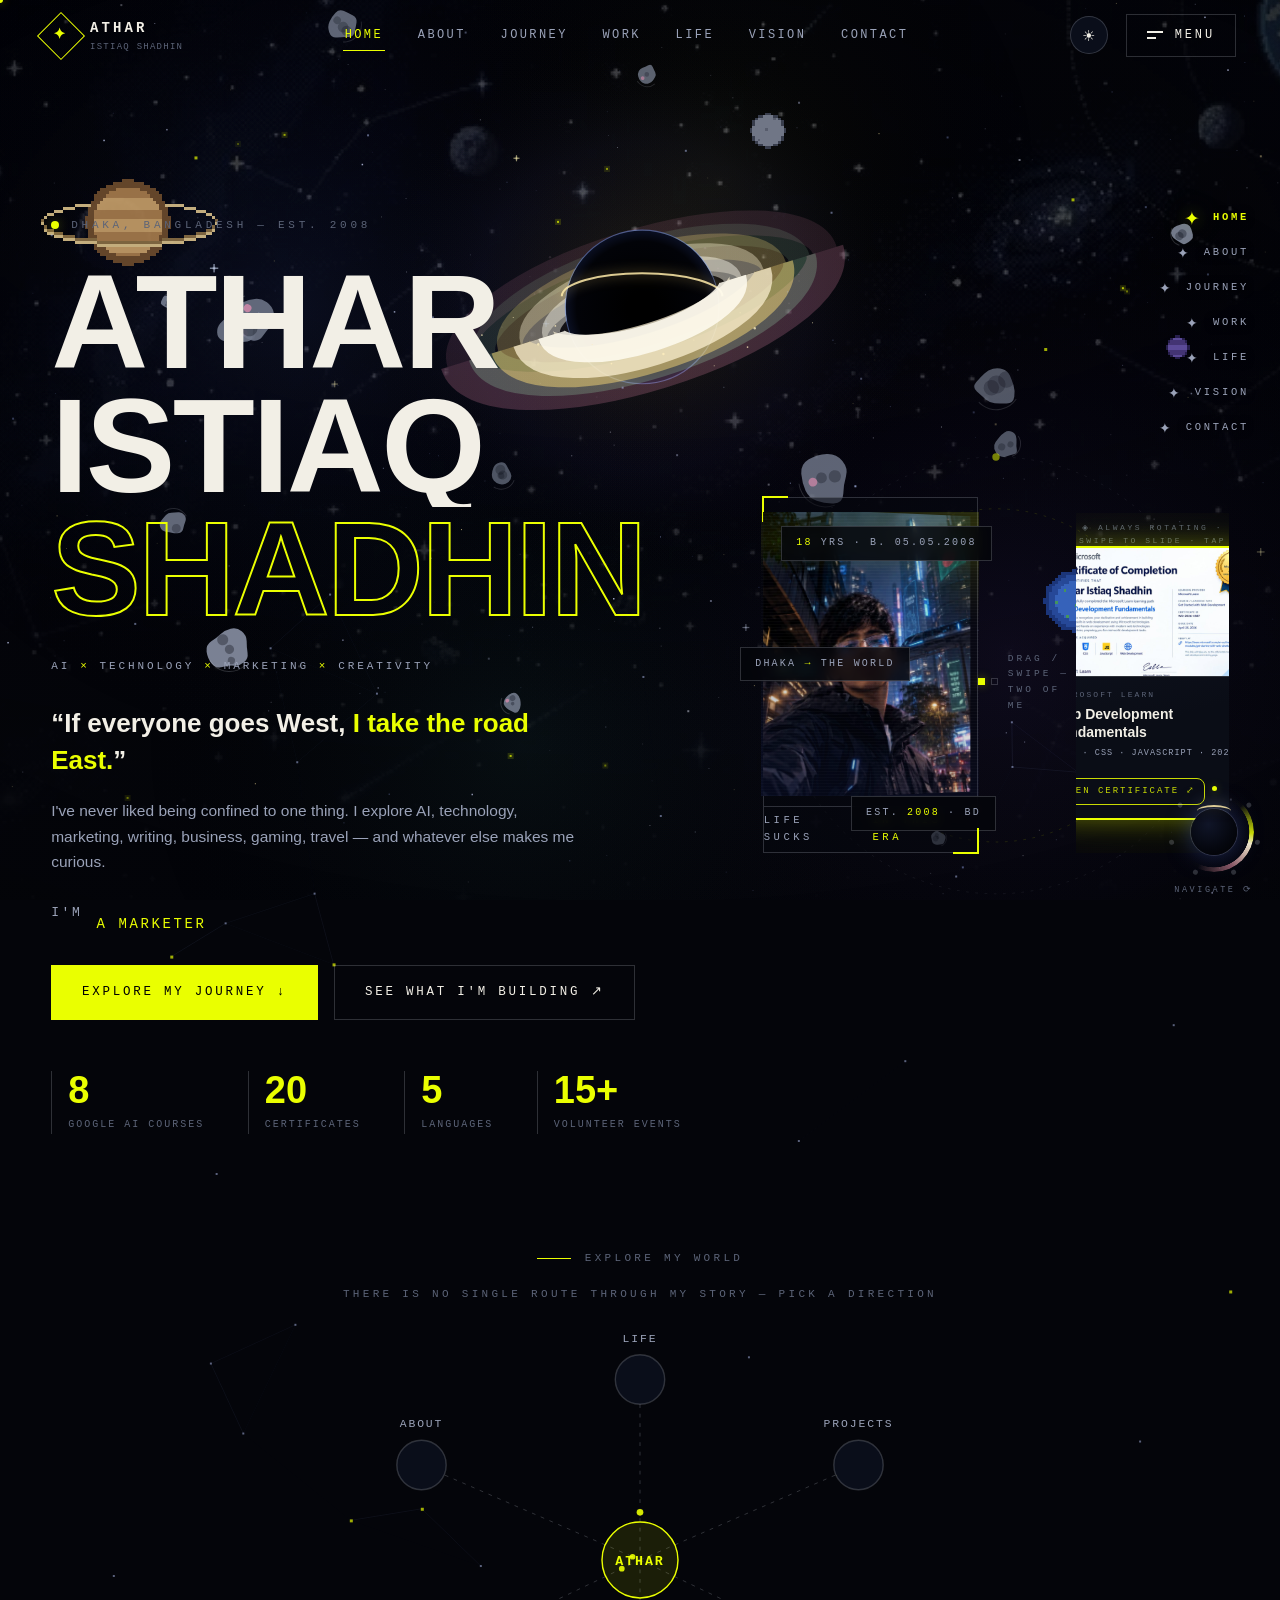
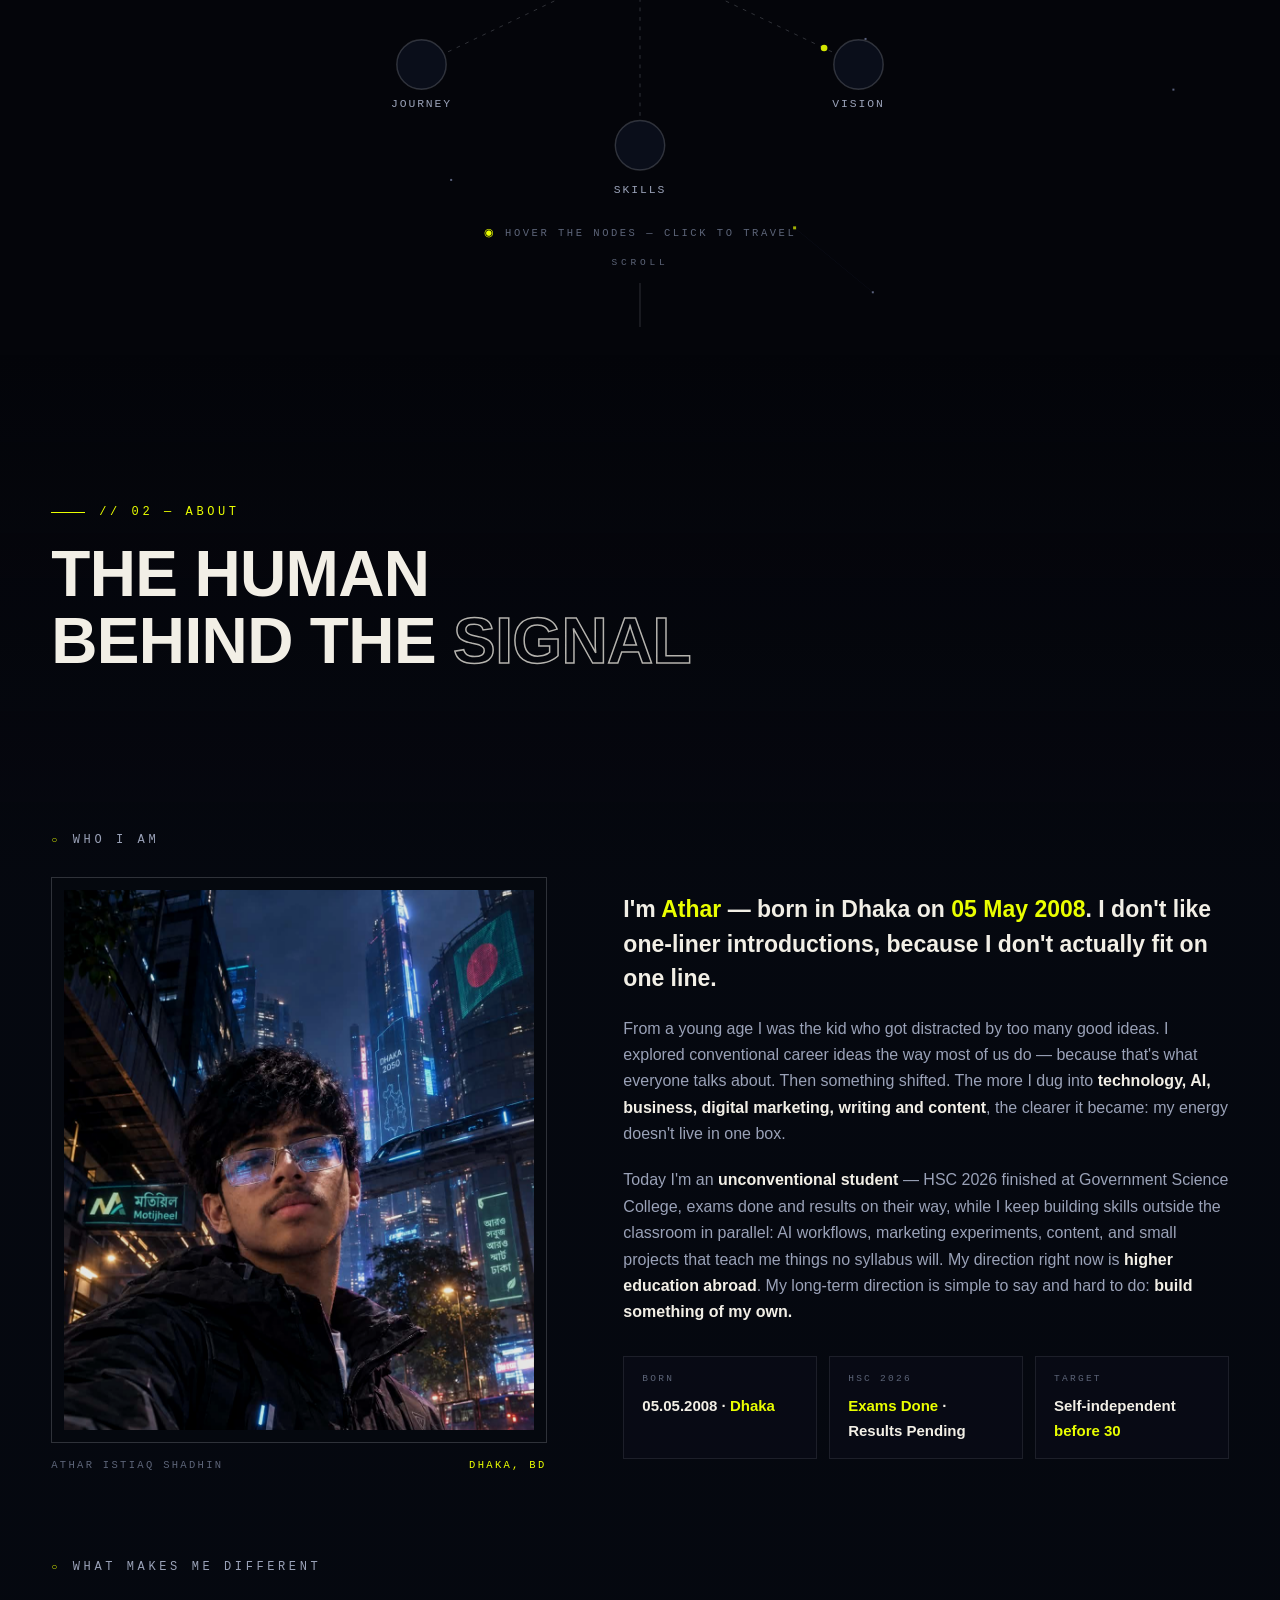
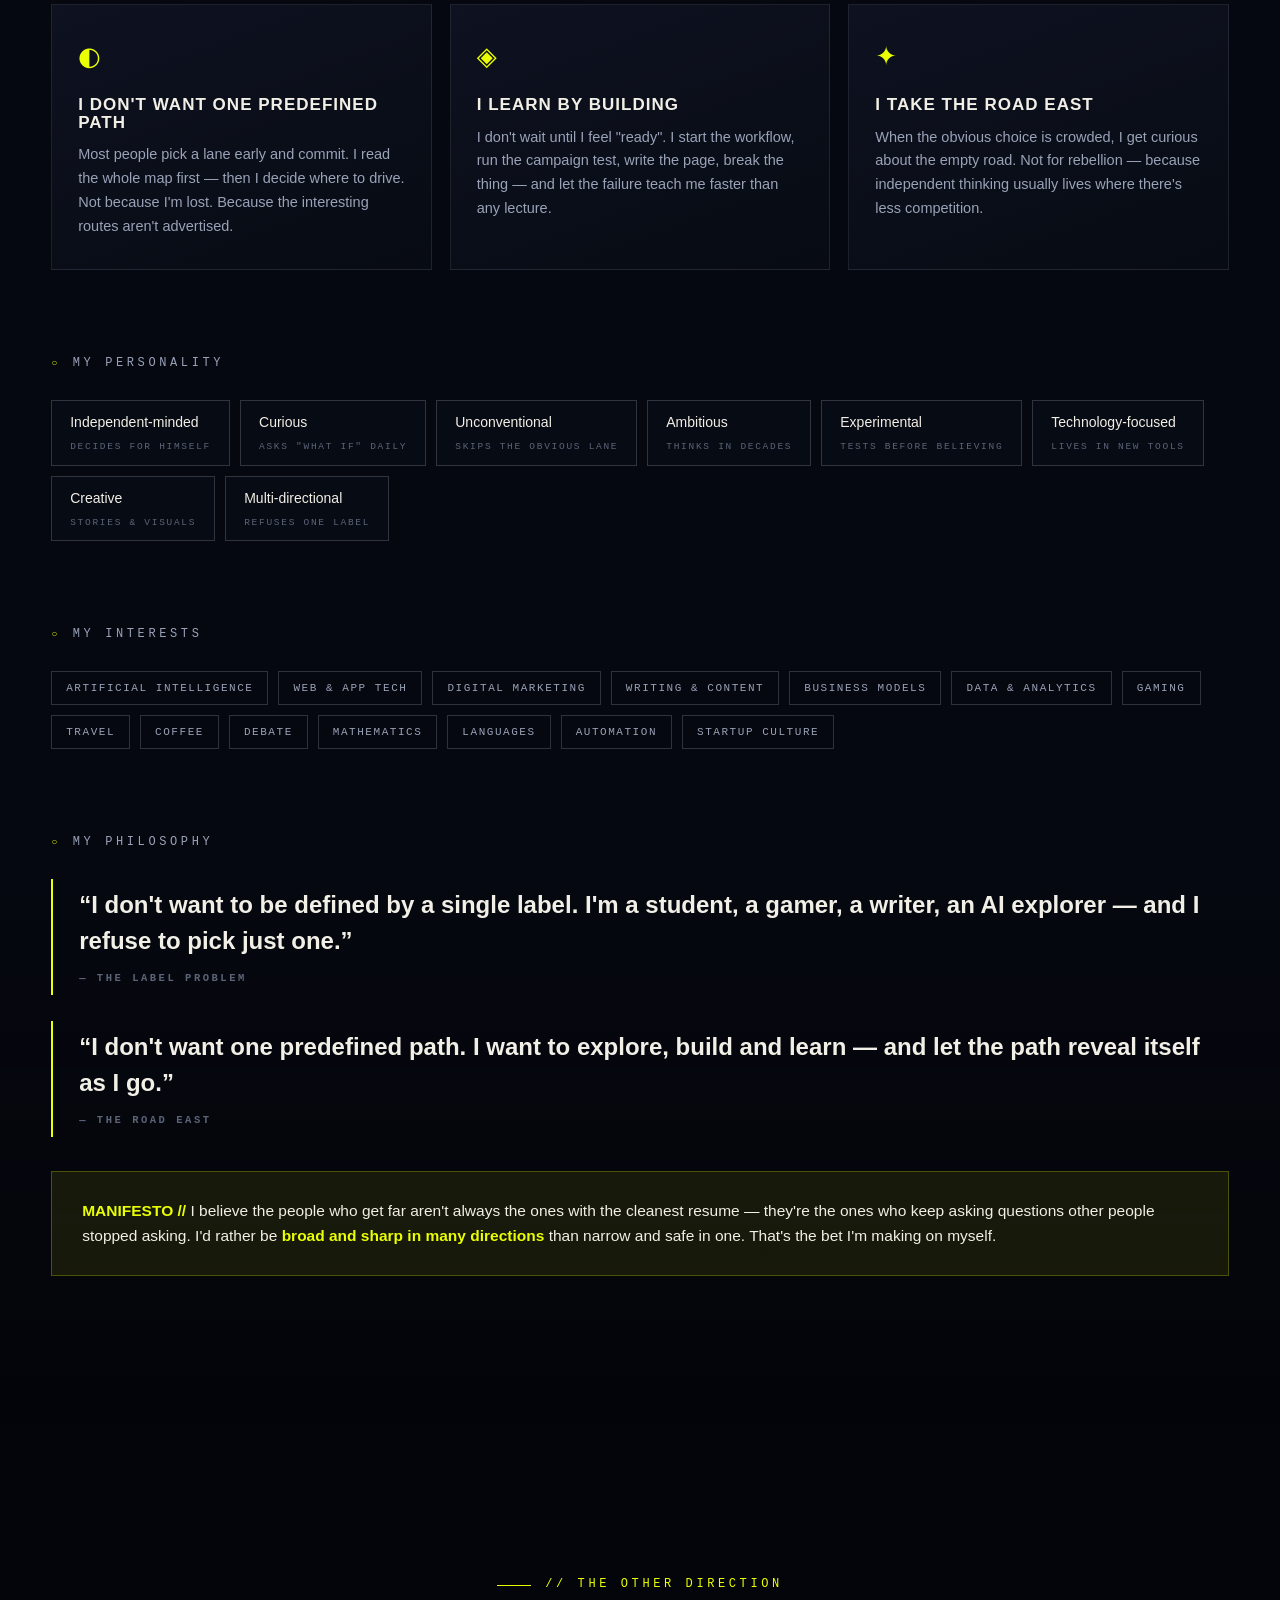
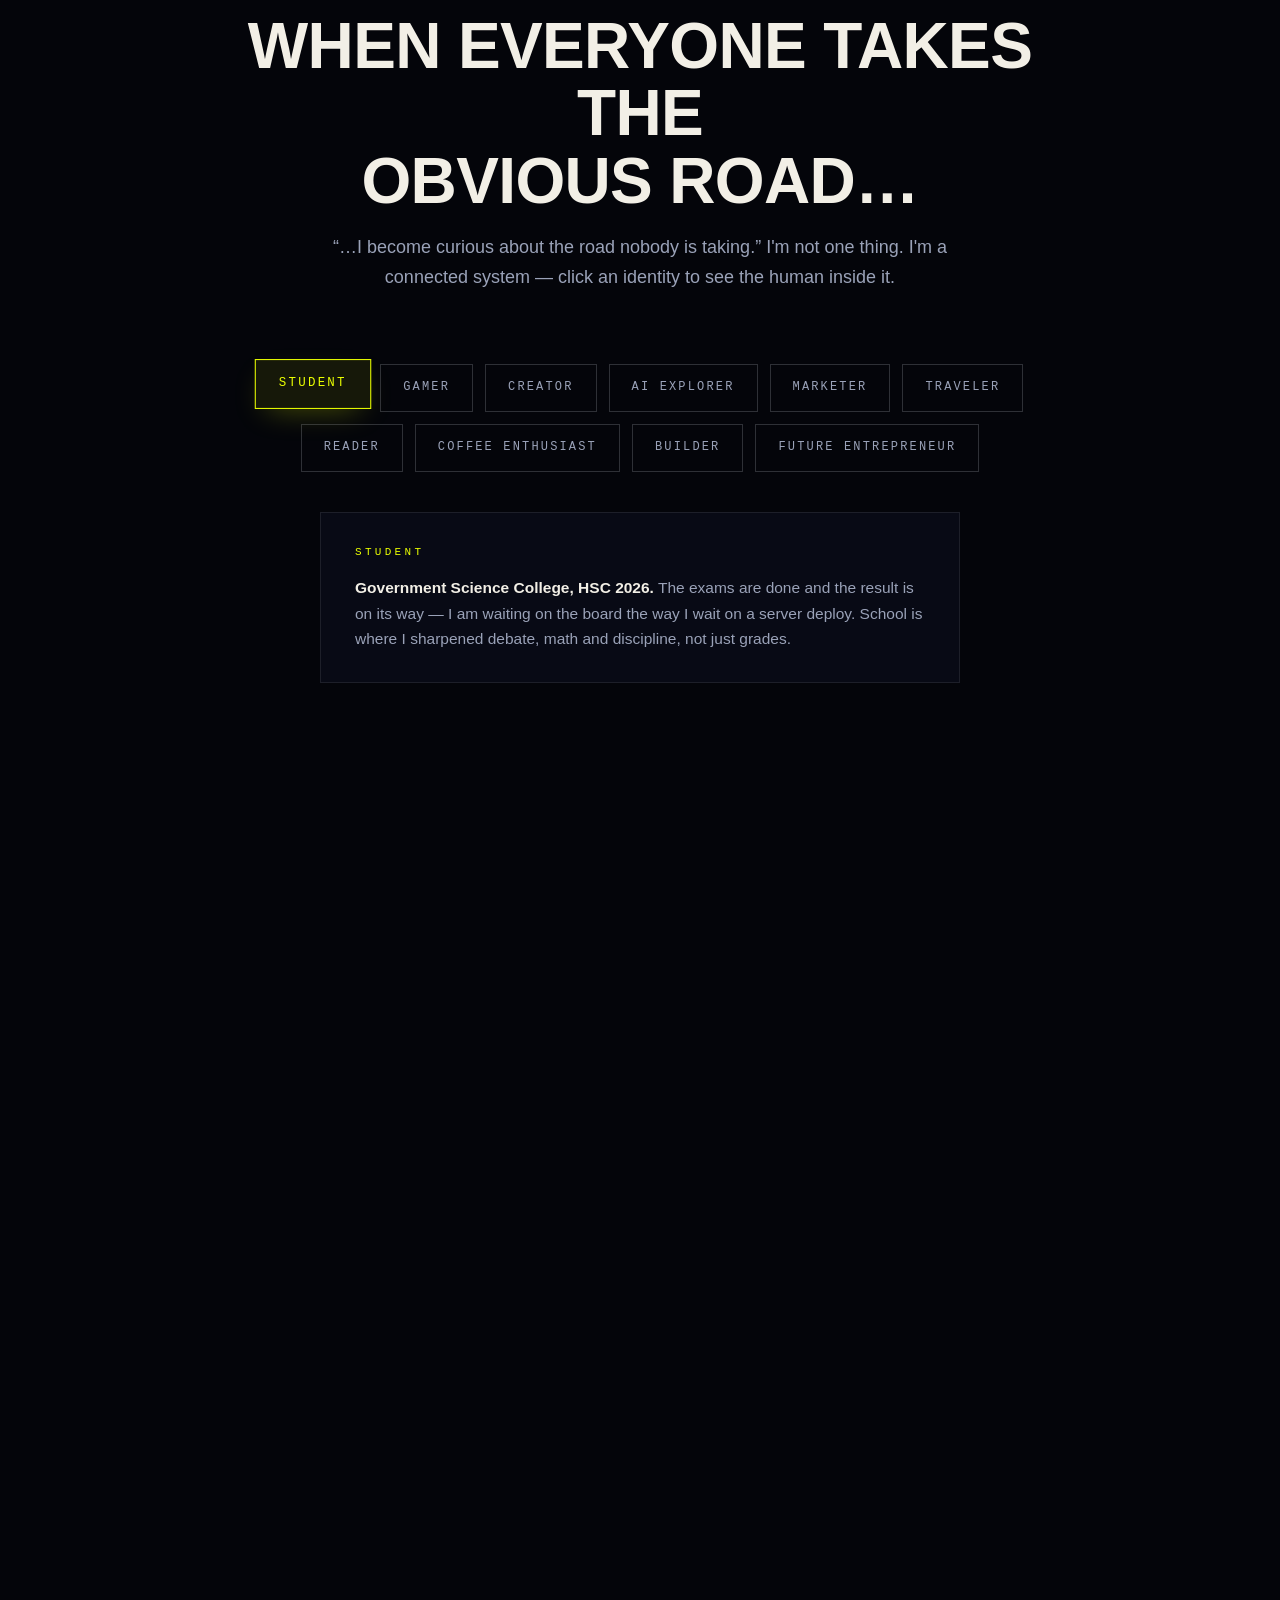
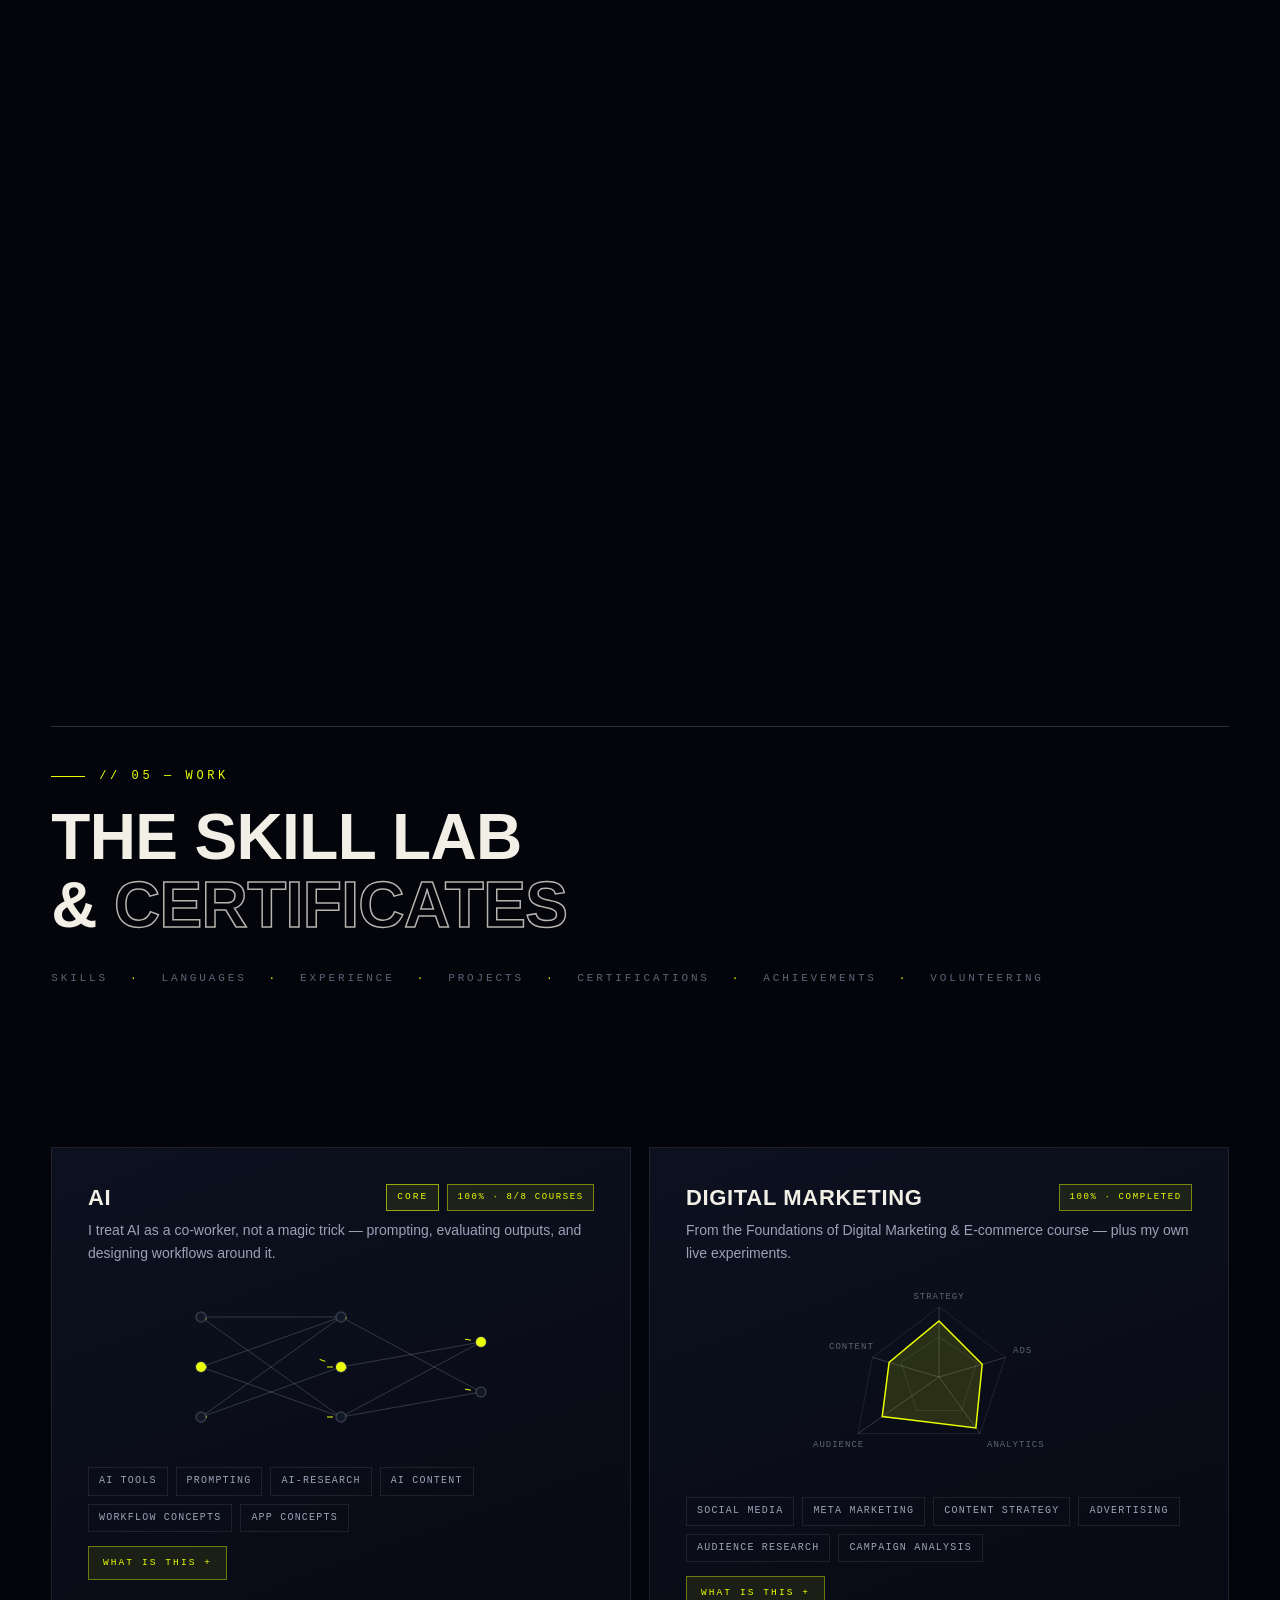
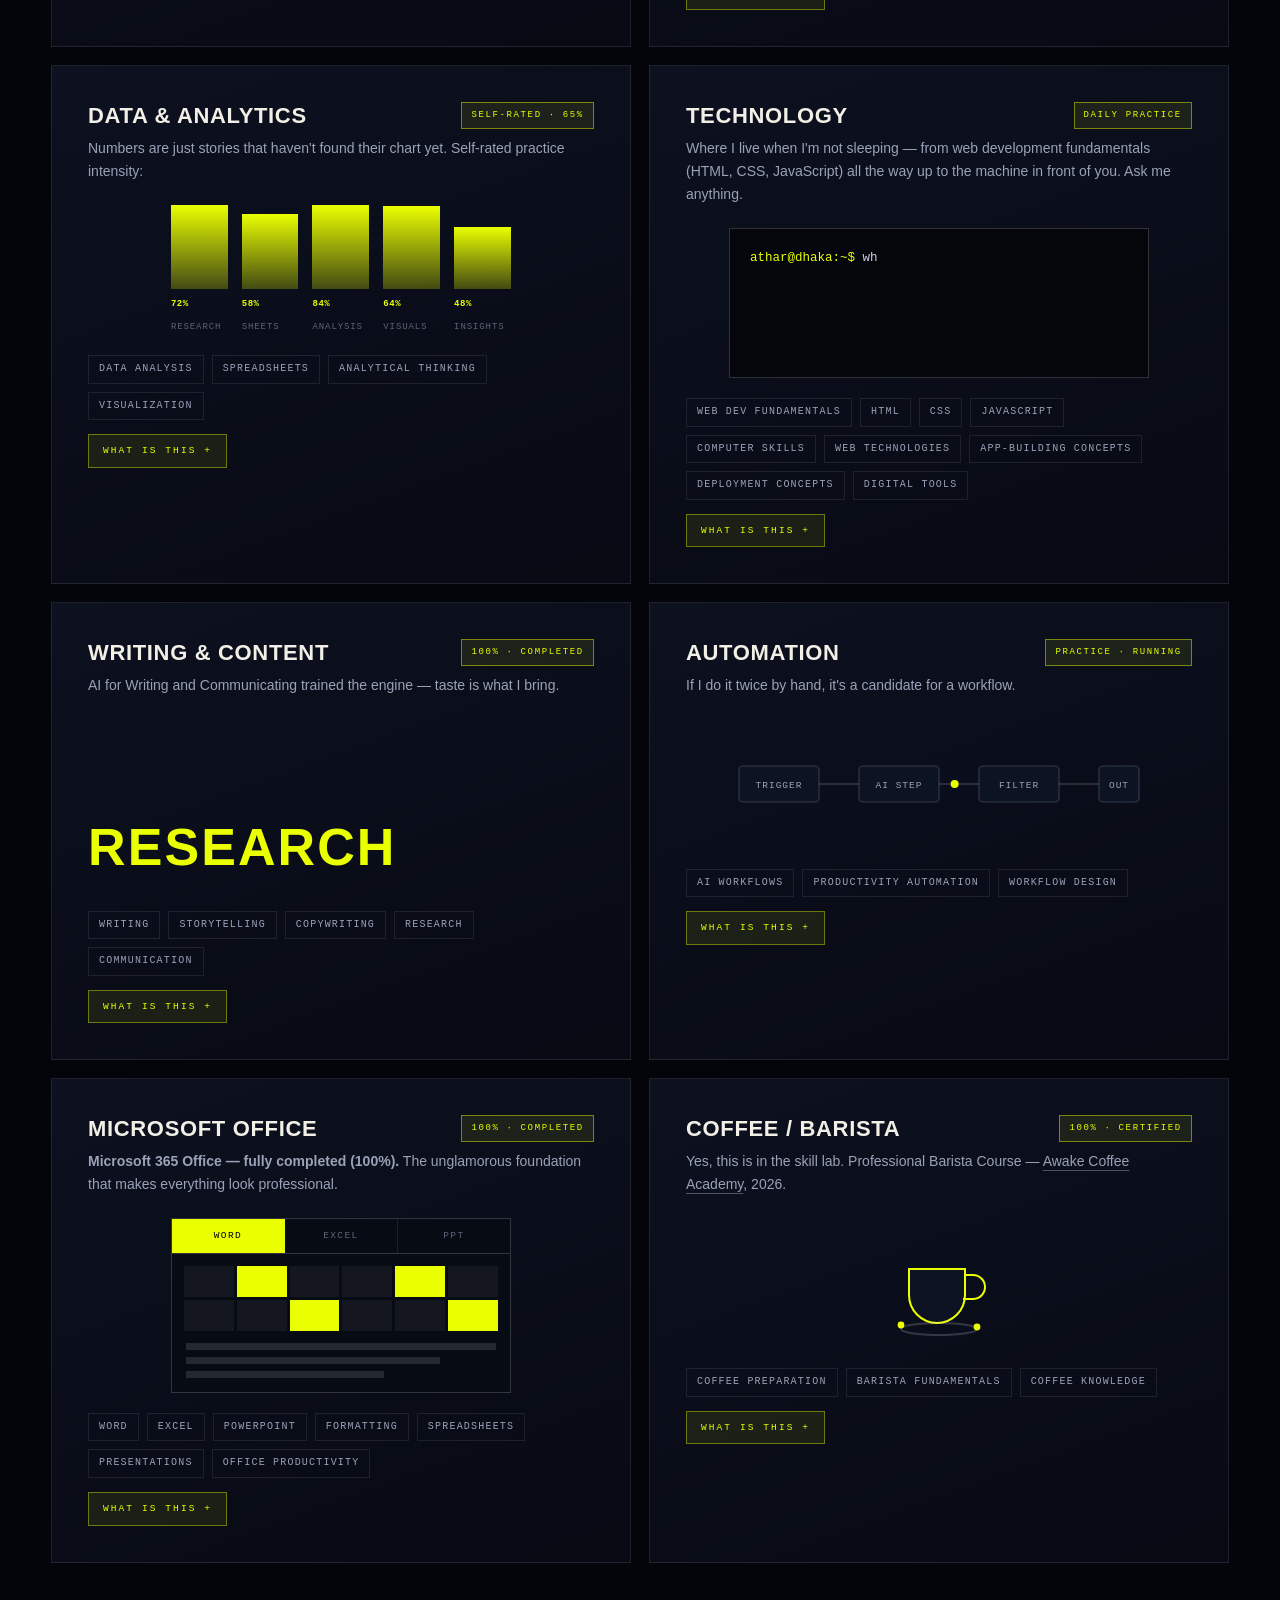
<file: athar-portfolio-pages (16)/index.html>
<!DOCTYPE html>
<html lang="en">
<head>
<meta charset="UTF-8">
<meta name="viewport" content="width=device-width, initial-scale=1.0">
<title>Athar Istiaq Shadhin — AI × Technology × Marketing × Creativity</title>
<meta name="description" content="The personal digital universe of Athar Istiaq Shadhin — an 18-year-old from Dhaka exploring AI, technology, marketing, writing, gaming, travel and whatever else makes him curious. If everyone goes West, I take the road East.">
<meta property="og:title" content="Athar Istiaq Shadhin — Welcome to My World">
<meta property="og:description" content="AI × Technology × Marketing × Creativity. I've never liked being confined to one thing.">
<meta property="og:type" content="website">
<meta name="theme-color" content="#04050a">
<script>try{if(localStorage.getItem("athar-theme")==="light")document.documentElement.setAttribute("data-theme","light")}catch(e){}</script>
<link rel="icon" href="data:image/svg+xml,%3Csvg xmlns='http://www.w3.org/2000/svg' viewBox='0 0 64 64'%3E%3Crect width='64' height='64' fill='%2304050a'/%3E%3Cpath d='M32 8l6.5 19.5L58 32l-19.5 6.5L32 58l-6.5-19.5L6 32l19.5-4.5z' fill='%23eaff00'/%3E%3C/svg%3E">
<link rel="stylesheet" href="css/style.css?v=13">
<script type="application/ld+json">
{"@context":"https://schema.org","@type":"Person","name":"Athar Istiaq Shadhin","description":"Student, AI explorer, creator, marketer and builder from Dhaka, Bangladesh.","birthDate":"2008-05-05","birthPlace":"Dhaka, Bangladesh","sameAs":["https://www.facebook.com/at.har.ist.iaq.2025","https://www.instagram.com/at_har_ist_iaq2.0/"],"email":"mailto:ichihaitachi360@gmail.com"}
</script>
</head>
<body>
  <div class="boot" id="boot" aria-hidden="true">
    <div class="boot-inner">
      <p class="boot-line"><span class="boot-dim">$</span>&nbsp; <span id="bootType1" data-text="whoami"></span><span class="boot-cursor"></span></p>
      <h1 class="boot-name"><span id="bootType2"></span><span class="boot-cursor"></span></h1>
      <svg class="boot-underline" viewBox="0 0 300 14" aria-hidden="true"><path d="M4 9 C 60 2, 120 14, 170 7 S 268 4, 296 8"/></svg>
      <div class="boot-bar"><div class="boot-fill" id="bootFill"></div></div>
      <div class="boot-row"><span class="boot-stat" id="bootStat">LOADING UNIVERSE</span><span class="boot-pct" id="bootPct">0%</span></div>
    </div>
  </div>
  <noscript><style>#boot{display:none}</style></noscript>
  <script>
    /* failsafe — boot screen always clears even if main.js fails */
    setTimeout(function () {
      document.body.classList.remove("is-loading");
      var b = document.getElementById("boot");
      if (b && b.parentNode) {
        b.style.transition = "opacity .5s";
        b.style.opacity = "0";
        b.style.visibility = "hidden";
        setTimeout(function () { if (b.parentNode) b.parentNode.removeChild(b); }, 600);
      }
    }, 4500);
  </script>
<a class="skip" href="#home">Skip to content</a>
<div id="progress" role="presentation"></div>
<div class="cursor-dot" aria-hidden="true"></div>
<div class="cursor-ring" aria-hidden="true"></div>

<div class="bg-space" aria-hidden="true">
  <img src="assets/bg-space.jpg" alt="">
</div>
<canvas id="stars" aria-hidden="true"></canvas>
<div class="vignette" aria-hidden="true"></div>

<!-- ================= NAVBAR ================= -->
<header id="navbar">
  <a class="brand" href="#home" aria-label="Athar Istiaq Shadhin — home">
    <span class="brand-mark"><span>✦</span></span>
    <span>ATHAR<small>ISTIAQ SHADHIN</small></span>
  </a>
  <nav class="nav-links" aria-label="Primary">
    <a href="#home" data-sec="home" class="active">HOME</a>
    <a href="#about" data-sec="about">ABOUT</a>
    <a href="#journey" data-sec="journey">JOURNEY</a>
    <a href="#work" data-sec="work">WORK</a>
    <a href="#life" data-sec="life">LIFE</a>
    <a href="#vision" data-sec="vision">VISION</a>
    <a href="#contact" data-sec="contact">CONTACT</a>
  </nav>
  <div class="nav-right">
    <button class="theme-btn" id="themeBtn" aria-label="Switch to light mode">
      <span class="ti-sun" aria-hidden="true">☀</span><span class="ti-moon" aria-hidden="true">☾</span>
    </button>
    <button class="menu-btn" id="menuBtn" aria-haspopup="dialog" aria-controls="menu">
      <span class="bars" aria-hidden="true"><i></i><i></i></span>
      <span class="lbl">MENU</span>
    </button>
  </div>
</header>

<!-- ================= FULLSCREEN MENU ================= -->
<div class="menu" id="menu" role="dialog" aria-modal="true" aria-label="Full navigation menu" aria-hidden="true">
  <button class="menu-close" id="menuClose"><span class="x">✕</span> CLOSE</button>
  <div class="menu-inner">
    <nav class="menu-list" aria-label="Menu">
      <a class="menu-item" href="#home" data-preview="home"><span class="num">01</span><span class="name">Home</span><span class="arrow">→</span></a>
      <a class="menu-item" href="#about" data-preview="home"><span class="num">02</span><span class="name">About</span><span class="arrow">→</span></a>
      <a class="menu-item" href="#journey" data-preview="world"><span class="num">03</span><span class="name">Journey</span><span class="arrow">→</span></a>
      <a class="menu-item" href="#education" data-preview="world"><span class="num">04</span><span class="name">Education</span><span class="arrow">→</span></a>
      <a class="menu-item" href="#skills" data-preview="world"><span class="num">05</span><span class="name">Skills</span><span class="arrow">→</span></a>
      <a class="menu-item" href="#languages" data-preview="world"><span class="num">06</span><span class="name">Languages</span><span class="arrow">→</span></a>
      <a class="menu-item" href="#experience" data-preview="world"><span class="num">07</span><span class="name">Experience</span><span class="arrow">→</span></a>
      <a class="menu-item" href="#projects" data-preview="world"><span class="num">08</span><span class="name">Projects</span><span class="arrow">→</span></a>
      <a class="menu-item" href="#certifications" data-preview="cert"><span class="num">09</span><span class="name">Certifications</span><span class="arrow">→</span></a>
      <a class="menu-item" href="#achievements" data-preview="world"><span class="num">10</span><span class="name">Achievements</span><span class="arrow">→</span></a>
      <a class="menu-item" href="#volunteering" data-preview="vol"><span class="num">11</span><span class="name">Volunteering</span><span class="arrow">→</span></a>
      <a class="menu-item" href="#life" data-preview="world"><span class="num">12</span><span class="name">Life</span><span class="arrow">→</span></a>
      <a class="menu-item" href="#currently" data-preview="world"><span class="num">13</span><span class="name">Currently</span><span class="arrow">→</span></a>
      <a class="menu-item" href="#vision" data-preview="world"><span class="num">14</span><span class="name">Vision</span><span class="arrow">→</span></a>
      <a class="menu-item" href="#contact" data-preview="home"><span class="num">15</span><span class="name">Contact</span><span class="arrow">→</span></a>
    </nav>
    <div class="menu-preview" aria-hidden="true">
      <img class="show" data-key="home" src="assets/portrait.jpg" alt="">
      <img data-key="world" src="assets/bg-space.jpg" alt="">
      <img data-key="cert" src="assets/certificates/google-ai-professional.jpg" alt="">
      <img data-key="vol" src="assets/certificates/clarion-call.jpg" alt="">
      <span class="tag">MY UNIVERSE</span>
    </div>
  </div>
  <div class="menu-foot">
    <span>DHAKA, BANGLADESH</span>
    <span>IF EVERYONE GOES WEST — I TAKE THE ROAD EAST</span>
  </div>
</div>

<!-- ================= RIGHT SIDE RAIL ================= -->
<aside class="rail" id="rail" aria-label="Section navigation">
  <nav class="rail-main" id="railMain" aria-label="Main sections"></nav>
  <div class="rail-divider" id="railDiv" aria-hidden="true"></div>
  <nav class="subs" id="subs" aria-label="Subsection navigation"></nav>
</aside>

<main id="main">

<!-- ================= HOME / HERO ================= -->
<section id="home" aria-label="Home">
  <canvas id="net" aria-hidden="true"></canvas>
  <div class="container">
    <div class="hero-grid">
      <div>
        <p class="hero-loc">DHAKA, BANGLADESH — EST. 2008</p>
        <h1 class="hero-name" aria-label="Athar Istiaq Shadhin">
          <span class="ln"><span>ATHAR</span></span>
          <span class="ln"><span>ISTIAQ</span></span>
          <span class="ln"><span class="hollow">SHADHIN</span></span>
        </h1>
        <p class="hero-identity">AI <b>×</b> TECHNOLOGY <b>×</b> MARKETING <b>×</b> CREATIVITY</p>
        <p class="hero-quote">“If everyone goes West, <span class="mark">I take the road East.</span>”</p>
        <p class="hero-support">I've never liked being confined to one thing. I explore AI, technology, marketing, writing, business, gaming, travel — and whatever else makes me curious.</p>
        <p class="hero-rotate">
          <span class="label">I'M</span>
          <span class="rotator" aria-hidden="true">
            <span class="on">AN AI EXPLORER</span><span>A CREATOR</span><span>A MARKETER</span><span>A BUILDER</span><span>A STRATEGIST</span><span>A GAMER</span><span>A TRAVELER</span><span>A LEARNER</span><span>AN EXPERIMENTER</span>
          </span>
        </p>
        <div class="hero-cta">
          <a class="btn btn-primary magnet" href="#journey"><span>Explore My Journey ↓</span></a>
          <a class="btn btn-ghost magnet" href="#projects"><span>See What I'm Building ↗</span></a>
        </div>
        <div class="hero-stats">
          <div class="stat"><div class="n"><span class="count" data-to="8">0</span></div><div class="l">Google AI Courses</div></div>
          <div class="stat"><div class="n"><span class="count" data-to="20">0</span></div><div class="l">Certificates</div></div>
          <div class="stat"><div class="n"><span class="count" data-to="5">0</span></div><div class="l">Languages</div></div>
          <div class="stat"><div class="n"><span class="count" data-to="15" data-suffix="+">0</span></div><div class="l">Volunteer Events</div></div>
        </div>
      </div>
      <div class="hero-visual">
        <svg class="hero-orbit" viewBox="0 0 500 500" aria-hidden="true">
          <circle class="o1" cx="250" cy="250" r="236"></circle>
          <circle class="o2" cx="250" cy="250" r="180"></circle>
          <circle cx="250" cy="14" r="4" fill="#eaff00"></circle>
          <circle cx="430" cy="250" r="3" fill="#8fa0d8"></circle>
        </svg>
        <div class="portrait-frame">
          <div class="portrait-wrap p3d" id="p3d" title="Drag or swipe to rotate — two of me">
            <div class="p3d-inner">
              <div class="p3d-face">
                <img src="assets/portrait.jpg" alt="Athar Istiaq Shadhin — Dhaka 2050" fetchpriority="high">
                              </div>
              <div class="p3d-face p3d-back">
                <img src="assets/portrait-2.jpg" alt="Athar Istiaq Shadhin — original portrait" loading="eager">
                <span class="p3d-tag">ORIGIN · 2008</span>
              </div>
            </div>
            <div class="scanline" aria-hidden="true"></div>
          </div>
          <div class="hud-bar"><span>LIFE SUCKS</span><b>IN THIS ERA</b></div>
          <span class="portrait-badge pb-1"><b>18</b> YRS · B. 05.05.2008</span>
          <span class="portrait-badge pb-2">DHAKA <b>→</b> THE WORLD</span>
          <span class="portrait-badge pb-3">EST. <b>2008</b> · BD</span>
        </div>
        <p class="p3d-hint" aria-hidden="true"><span class="p3d-dots"><i class="on"></i><i></i></span>DRAG / SWIPE — TWO OF ME</p>
                <div class="hero-rc reveal">
                  <div class="rc-stage small">
                        <div class="rc-ring" id="rcRing" aria-label="Rotating professional certificate carousel">
                          <div class="rc-card" data-link="https://www.coursera.org/account/accomplishments/professional-cert/KNHF086BKJRW">
                            <div class="rc-inner">
                              <div class="rc-photo"><img src="assets/certificates/google-ai-professional-16x9.jpg" alt="Google AI Professional Certificate" loading="lazy"></div>
                              <div class="rc-meta"><span class="rc-k">GOOGLE · COURSERA</span><h4>Google AI Professional Certificate</h4><p class="rc-m">8 COURSES · VERIFIED · SEP 2026</p><a class="rc-open" href="https://www.coursera.org/account/accomplishments/professional-cert/KNHF086BKJRW" target="_blank" rel="noopener">OPEN CERTIFICATE ⤢</a></div>
                            </div>
                          </div>
                          <div class="rc-card" data-link="assets/certificates/microsoft-web-dev-fundamentals.jpg">
                            <div class="rc-inner">
                              <div class="rc-photo"><img src="assets/certificates/microsoft-web-dev-fundamentals-16x9.jpg" alt="Web Development Fundamentals — Microsoft Learn certificate" loading="lazy"></div>
                              <div class="rc-meta"><span class="rc-k">MICROSOFT LEARN</span><h4>Web Development Fundamentals</h4><p class="rc-m">HTML · CSS · JAVASCRIPT · 2026</p><a class="rc-open" href="assets/certificates/microsoft-web-dev-fundamentals.jpg" target="_blank" rel="noopener">OPEN CERTIFICATE ⤢</a></div>
                            </div>
                          </div>
                          <div class="rc-card" data-link="assets/certificates/pinnacle-office.jpg">
                            <div class="rc-inner">
                              <div class="rc-photo"><img src="assets/certificates/pinnacle-office-16x9.jpg" alt="Computer Office Application Course certificate — Pinnacle Training Institute" loading="lazy"></div>
                              <div class="rc-meta"><span class="rc-k">MICROSOFT OFFICE · PINNACLE</span><h4>Computer Office Application Course</h4><p class="rc-m">WORD · EXCEL · PPT · GRADE A+ · 2024</p><a class="rc-open" href="assets/certificates/pinnacle-office.jpg" target="_blank" rel="noopener">OPEN CERTIFICATE ⤢</a></div>
                            </div>
                          </div>
                          <div class="rc-card" data-link="assets/certificates/hp-life-strategic-planning.pdf">
                            <div class="rc-inner">
                              <div class="rc-photo"><img src="assets/certificates/hp-life-strategic-planning-16x9.jpg" alt="HP LIFE certificate — Strategic Planning in the AI Age" loading="lazy"></div>
                              <div class="rc-meta"><span class="rc-k">HP LIFE · HP FOUNDATION</span><h4>Strategic Planning in the AI Age</h4><p class="rc-m">PDF CERTIFICATE · SEP 2026</p><a class="rc-open" href="assets/certificates/hp-life-strategic-planning.pdf" target="_blank" rel="noopener">OPEN PDF ⤢</a></div>
                            </div>
                          </div>
                          <div class="rc-card" data-link="assets/certificates/harvard-leadership.jpg">
                            <div class="rc-inner">
                              <div class="rc-photo"><img src="assets/certificates/harvard-leadership-16x9.jpg" alt="Leadership &amp; Youth Development — Harvard certificate" loading="lazy"></div>
                              <div class="rc-meta"><span class="rc-k">HARVARD EXTENSION</span><h4>Leadership &amp; Youth Development</h4><p class="rc-m">PROGRAM CERTIFICATE · 2026</p><a class="rc-open" href="assets/certificates/harvard-leadership.jpg" target="_blank" rel="noopener">OPEN CERTIFICATE ⤢</a></div>
                            </div>
                          </div>
                        </div>
                        <div class="rc-hint">◈ ALWAYS ROTATING · SWIPE TO SLIDE · TAP TO OPEN ◈</div>
                      </div>
                </div>
              </div>
    </div>

    <!-- EXPLORE MY WORLD -->
    <div class="explore">
      <div class="explore-head">
        <p class="eyebrow" style="justify-content:center">EXPLORE MY WORLD</p>
        <p>THERE IS NO SINGLE ROUTE THROUGH MY STORY — PICK A DIRECTION</p>
      </div>
      <div class="world-map">
        <svg viewBox="0 0 800 520" role="img" aria-label="Interactive map of my world with nodes for About, Life, Projects, Journey, Vision and Skills">
          <g aria-hidden="true">
            <line class="wm-line" x1="400" y1="260" x2="400" y2="70"></line>
            <line class="wm-line" x1="400" y1="260" x2="170" y2="160"></line>
            <line class="wm-line" x1="400" y1="260" x2="630" y2="160"></line>
            <line class="wm-line" x1="400" y1="260" x2="170" y2="370"></line>
            <line class="wm-line" x1="400" y1="260" x2="630" y2="370"></line>
            <line class="wm-line" x1="400" y1="260" x2="400" y2="455"></line>
            <circle class="wm-pulse" r="3.5"><animateMotion dur="3.6s" repeatCount="indefinite" path="M400,260 L400,70"></animateMotion></circle>
            <circle class="wm-pulse" r="3"><animateMotion dur="4.4s" repeatCount="indefinite" path="M400,260 L170,160"></animateMotion></circle>
            <circle class="wm-pulse" r="3"><animateMotion dur="5s" repeatCount="indefinite" path="M400,260 L630,160"></animateMotion></circle>
            <circle class="wm-pulse" r="3"><animateMotion dur="4.2s" repeatCount="indefinite" path="M400,260 L170,370"></animateMotion></circle>
            <circle class="wm-pulse" r="3.5"><animateMotion dur="5.4s" repeatCount="indefinite" path="M400,260 L630,370"></animateMotion></circle>
            <circle class="wm-pulse" r="3"><animateMotion dur="4.8s" repeatCount="indefinite" path="M400,260 L400,455"></animateMotion></circle>
          </g>
          <a class="wm-node" href="#life" aria-label="Go to Life section">
            <circle class="core" cx="400" cy="70" r="26"></circle>
            <text x="400" y="30" text-anchor="middle">LIFE</text>
          </a>
          <a class="wm-node" href="#about" aria-label="Go to About section">
            <circle class="core" cx="170" cy="160" r="26"></circle>
            <text x="170" y="120" text-anchor="middle">ABOUT</text>
          </a>
          <a class="wm-node" href="#projects" aria-label="Go to Projects section">
            <circle class="core" cx="630" cy="160" r="26"></circle>
            <text x="630" y="120" text-anchor="middle">PROJECTS</text>
          </a>
          <a class="wm-node" href="#journey" aria-label="Go to Journey section">
            <circle class="core" cx="170" cy="370" r="26"></circle>
            <text x="170" y="415" text-anchor="middle">JOURNEY</text>
          </a>
          <a class="wm-node" href="#vision" aria-label="Go to Vision section">
            <circle class="core" cx="630" cy="370" r="26"></circle>
            <text x="630" y="415" text-anchor="middle">VISION</text>
          </a>
          <a class="wm-node" href="#skills" aria-label="Go to Skills section">
            <circle class="core" cx="400" cy="455" r="26"></circle>
            <text x="400" y="505" text-anchor="middle">SKILLS</text>
          </a>
          <a class="wm-node wm-center" href="#home" aria-label="Back to center — home">
            <circle class="core" cx="400" cy="260" r="40"></circle>
            <text x="400" y="265" text-anchor="middle">ATHAR</text>
          </a>
        </svg>
      </div>
      <p class="world-hint"><b>◉</b> HOVER THE NODES — CLICK TO TRAVEL</p>
    </div>
  </div>
  <div class="scroll-cue" aria-hidden="true"><span>SCROLL</span><span class="line"></span></div>
</section>

<!-- ================= ABOUT ================= -->
<section id="about" aria-label="About me">
  <div class="container">
    <div class="sec-head reveal">
      <p class="eyebrow">// 02 — ABOUT</p>
      <h2>THE HUMAN<br>BEHIND THE <span class="hollow">SIGNAL</span></h2>
    </div>

    <div class="subblock" id="who-i-am">
      <p class="sub-title">Who I Am</p>
      <div class="about-grid">
        <div class="about-photo reveal">
          <div class="frame"><img src="assets/portrait.jpg" alt="Athar Istiaq Shadhin on a neon-lit futuristic Dhaka street at night" loading="lazy"></div>
          <div class="cap"><span>ATHAR ISTIAQ SHADHIN</span><b>DHAKA, BD</b></div>
        </div>
        <div class="about-copy">
          <p class="big reveal">I'm <em>Athar</em> — born in Dhaka on <em>05 May 2008</em>. I don't like one-liner introductions, because I don't actually fit on one line.</p>
          <p class="reveal" style="--d:.1s">From a young age I was the kid who got distracted by too many good ideas. I explored conventional career ideas the way most of us do — because that's what everyone talks about. Then something shifted. The more I dug into <strong>technology, AI, business, digital marketing, writing and content</strong>, the clearer it became: my energy doesn't live in one box.</p>
          <p class="reveal" style="--d:.2s">Today I'm an <strong>unconventional student</strong> — HSC 2026 finished at Government Science College, exams done and results on their way, while I keep building skills outside the classroom in parallel: AI workflows, marketing experiments, content, and small projects that teach me things no syllabus will. My direction right now is <strong>higher education abroad</strong>. My long-term direction is simple to say and hard to do: <strong>build something of my own.</strong></p>
          <div class="fact-row">
            <div class="fact reveal"><div class="k">Born</div><div class="v">05.05.2008 · <b>Dhaka</b></div></div>
            <div class="fact reveal" style="--d:.08s"><div class="k">HSC 2026</div><div class="v"><b>Exams Done</b> · Results Pending</div></div>
            <div class="fact reveal" style="--d:.16s"><div class="k">Target</div><div class="v">Self-independent <b>before 30</b></div></div>
          </div>
        </div>
      </div>
    </div>

    <div class="subblock" id="different">
      <p class="sub-title">What Makes Me Different</p>
      <div class="differ-grid">
        <div class="card differ-card reveal"><span class="ic">◐</span><h4>I don't want one predefined path</h4><p>Most people pick a lane early and commit. I read the whole map first — then I decide where to drive. Not because I'm lost. Because the interesting routes aren't advertised.</p></div>
        <div class="card differ-card reveal" style="--d:.1s"><span class="ic">◈</span><h4>I learn by building</h4><p>I don't wait until I feel "ready". I start the workflow, run the campaign test, write the page, break the thing — and let the failure teach me faster than any lecture.</p></div>
        <div class="card differ-card reveal" style="--d:.2s"><span class="ic">✦</span><h4>I take the road East</h4><p>When the obvious choice is crowded, I get curious about the empty road. Not for rebellion — because independent thinking usually lives where there's less competition.</p></div>
      </div>
    </div>

    <div class="subblock" id="personality">
      <p class="sub-title">My Personality</p>
      <div class="trait-cloud reveal">
        <div class="trait js-info" role="button" tabindex="0" data-sub="MY PERSONALITY" data-title="Independent-minded" data-body="I decide before I ask — and I accept the result when I'm wrong. Being handed a plan feels like reading someone else's book; the best feedback I ever get comes from my own mistakes.">Independent-minded<small>decides for himself</small></div>
        <div class="trait js-info" role="button" tabindex="0" data-sub="MY PERSONALITY" data-title="Curious" data-body="I ask what-if daily — to machines, to ideas, to plans other people call final. Curiosity is the only habit I've never lost, even in phases when I lost motivation for everything else.">Curious<small>asks "what if" daily</small></div>
        <div class="trait js-info" role="button" tabindex="0" data-sub="MY PERSONALITY" data-title="Unconventional" data-body="When the obvious lane is crowded, I take the empty road — not for rebellion, because independent thinking usually lives where there's less competition.">Unconventional<small>skips the obvious lane</small></div>
        <div class="trait js-info" role="button" tabindex="0" data-sub="MY PERSONALITY" data-title="Ambitious" data-body="I think in decades, plan in years, and act in weeks. The before-30 deadline is not a flex — it's a calendar with my name on it.">Ambitious<small>thinks in decades</small></div>
        <div class="trait js-info" role="button" tabindex="0" data-sub="MY PERSONALITY" data-title="Experimental" data-body="I test before I believe — a hook, a workflow, a study method. If it works twice, I keep it; if it fails, I keep the lesson and rerun it.">Experimental<small>tests before believing</small></div>
        <div class="trait js-info" role="button" tabindex="0" data-sub="MY PERSONALITY" data-title="Technology-focused" data-body="I live in new tools — not because I love tech for its own sake, but because the tool is where the future is already working.">Technology-focused<small>lives in new tools</small></div>
        <div class="trait js-info" role="button" tabindex="0" data-sub="MY PERSONALITY" data-title="Creative" data-body="Stories and visuals are how I think. Every page I design is an argument, and every story I write is a test of how ideas move between minds.">Creative<small>stories &amp; visuals</small></div>
        <div class="trait js-info" role="button" tabindex="0" data-sub="MY PERSONALITY" data-title="Multi-directional" data-body="I refuse one label. Student, gamer, writer, AI explorer, barista — the list is the point. The people who get far are the ones who keep asking questions other people stopped asking.">Multi-directional<small>refuses one label</small></div>
      </div>
    </div>

    <div class="subblock" id="interests">
      <p class="sub-title">My Interests</p>
      <div class="interests-cloud reveal">
        <span class="chip js-info" role="button" tabindex="0" data-sub="MY INTEREST" data-title="Artificial Intelligence" data-body="Not the hype — the workflow. How models change work, where they fail, and how to design around both. My core skill now: eight verified courses deep." data-links="See the AI skill|#sk-ai">Artificial Intelligence</span><span class="chip js-info" role="button" tabindex="0" data-sub="MY INTEREST" data-title="Web &amp; App Tech" data-body="The machine in front of you, plus app-building and deployment concepts from the Google AI courses. I build the site, I break it, I rebuild it." data-links="See the Technology skill|#sk-tech">Web &amp; App Tech</span><span class="chip js-info" role="button" tabindex="0" data-sub="MY INTEREST" data-title="Digital Marketing" data-body="How audiences find, trust and buy — the invisible machine behind every product that works. I run tiny experiments and let the numbers argue." data-links="See the marketing skill|#sk-mkt">Digital Marketing</span>
        <span class="chip js-info" role="button" tabindex="0" data-sub="MY INTEREST" data-title="Writing &amp; Content" data-body="Voice, structure, and the discipline of finishing. My content project is where ideas stop being free in my head." data-links="See the writing skill|#sk-write">Writing &amp; Content</span><span class="chip js-info" role="button" tabindex="0" data-sub="MY INTEREST" data-title="Business Models" data-body="Why companies are shaped the way they are — and how a one-person operation in Dhaka can look like one. The long-game notes." data-links="See my direction|#direction">Business Models</span><span class="chip js-info" role="button" tabindex="0" data-sub="MY INTEREST" data-title="Data &amp; Analytics" data-body="Numbers are just stories that haven't found their chart yet. I turn sheets into visuals and verify every AI-drafted insight by hand." data-links="See the data skill|#sk-data">Data &amp; Analytics</span>
        <span class="chip js-info" role="button" tabindex="0" data-sub="MY INTEREST" data-title="Gaming" data-body="Team coordination, fast decisions, and why good design makes people feel things. Six games, four real ranked ladders, and my tier on each of them." data-links="See the gaming panel|#lf-gaming">Gaming</span><span class="chip js-info" role="button" tabindex="0" data-sub="MY INTEREST" data-title="Travel" data-body="Home base Dhaka; radar the world. The yellow pin is where I am — the other pins are where study abroad will make me stand." data-links="See the travel chart|#lf-travel">Travel</span><span class="chip js-info" role="button" tabindex="0" data-sub="MY INTEREST" data-title="Coffee" data-body="Espresso discipline, milk texturing, bean profiling — certified at Awake Coffee Academy. The quiet skill most people my age don't know exists." data-links="See the coffee corner|#lf-coffee,Learn at Awake Coffee Academy|https://www.facebook.com/AwakeCoffeeAcademy/">Coffee</span><span class="chip js-info" role="button" tabindex="0" data-sub="MY INTEREST" data-title="Debate" data-body="Structured argument under time pressure — where I took a runner-up finish and a Best Speaker title. The fastest sport for thinking." data-links="See the achievements|#achievements">Debate</span>
        <span class="chip js-info" role="button" tabindex="0" data-sub="MY INTEREST" data-title="Mathematics" data-body="The Olympiad circuit is where I collect medals. Math is the subject where honesty is automatic — you either got it or you didn't." data-links="See the achievements|#achievements">Mathematics</span><span class="chip js-info" role="button" tabindex="0" data-sub="MY INTEREST" data-title="Languages" data-body="Five languages and counting — Bangla and English daily, Hindi and Urdu conversational, German the ongoing side quest." data-links="See the language constellation|#languages">Languages</span><span class="chip js-info" role="button" tabindex="0" data-sub="MY INTEREST" data-title="Automation" data-body="If I do it twice by hand, it's a candidate for a workflow. Collect → process → file → notify — with a human check only where judgment matters." data-links="See the automation skill|#sk-auto">Automation</span><span class="chip js-info" role="button" tabindex="0" data-sub="MY INTEREST" data-title="Startup Culture" data-body="The culture of building before you're ready — small teams, fast decisions, and the Dhaka-to-world ambition behind my whole direction." data-links="See my direction|#direction">Startup Culture</span>
      </div>
    </div>

    <div class="subblock" id="philosophy">
      <p class="sub-title">My Philosophy</p>
      <div class="pull-quotes">
        <blockquote class="pull reveal">“I don't want to be defined by a single label. I'm a student, a gamer, a writer, an AI explorer — and I refuse to pick just one.”<small>— THE LABEL PROBLEM</small></blockquote>
        <blockquote class="pull reveal" style="--d:.1s">“I don't want one predefined path. I want to explore, build and learn — and let the path reveal itself as I go.”<small>— THE ROAD EAST</small></blockquote>
      </div>
      <div class="manifesto reveal">
        <b>MANIFESTO //</b> I believe the people who get far aren't always the ones with the cleanest resume — they're the ones who keep asking questions other people stopped asking. I'd rather be <b>broad and sharp in many directions</b> than narrow and safe in one. That's the bet I'm making on myself.
      </div>
    </div>
  </div>
</section>

<!-- ================= THE OTHER DIRECTION ================= -->
<section id="direction" aria-label="The other direction — my identities">
  <div class="container">
    <div class="sec-head reveal" style="max-width:900px;margin-left:auto;margin-right:auto;text-align:center">
      <p class="eyebrow" style="justify-content:center">// THE OTHER DIRECTION</p>
      <h2>WHEN EVERYONE TAKES THE<br>OBVIOUS ROAD…</h2>
      <p class="lede" style="margin-left:auto;margin-right:auto">“…I become curious about the road nobody is taking.” I'm not one thing. I'm a connected system — click an identity to see the human inside it.</p>
    </div>
    <div class="dir-wrap">
      <div class="dir-nodes reveal">
        <button class="dir-node" data-name="STUDENT" data-desc="<b>Government Science College, HSC 2026.</b> The exams are done and the result is on its way — I am waiting on the board the way I wait on a server deploy. School is where I sharpened debate, math and discipline, not just grades.">Student</button>
        <button class="dir-node" data-name="GAMER" data-desc="<b>PUBG, COD Mobile, Mobile Legends, Blood Strike, Wukong, Cyberpunk 2077.</b> Gaming is where I learn team coordination, fast decisions and how good design makes people feel.">Gamer</button>
        <button class="dir-node" data-name="CREATOR" data-desc="<b>Content, stories, this website.</b> I create to think. Every piece I write or design is a small experiment in how ideas move between minds.">Creator</button>
        <button class="dir-node" data-name="AI EXPLORER" data-desc="<b>8 courses of the Google AI Professional Certificate.</b> I study how AI changes work — prompting, workflows, apps, deployment — so I can build with it instead of waiting for it.">AI Explorer</button>
        <button class="dir-node" data-name="MARKETER" data-desc="<b>Foundations of Digital Marketing &amp; E-commerce.</b> I'm learning how audiences find, trust and buy — the invisible machine behind every product that works.">Marketer</button>
        <button class="dir-node" data-name="TRAVELER" data-desc="<b>Home base: Dhaka. Radar: the world.</b> I collect places like other people collect grades — and I have a study-abroad plan to make it official.">Traveler</button>
        <button class="dir-node" data-name="READER" data-desc="<b>Fiction, business, self-development, manga.</b> Reading is my input channel — I read fast, question more, and let good books argue with my assumptions.">Reader</button>
        <button class="dir-node" data-name="COFFEE ENTHUSIAST" data-desc="<b>Professional Barista Course, <a href='https://www.facebook.com/AwakeCoffeeAcademy/' target='_blank' rel='noopener'>Awake Coffee Academy</a>.</b> Espresso discipline, bean knowledge, milk texturing — a skill most people my age wouldn't even know exists.">Coffee Enthusiast</button>
        <button class="dir-node" data-name="BUILDER" data-desc="<b>Portfolios, dashboards, automations.</b> I build things that exist and work — imperfect, live, and better every version.">Builder</button>
        <button class="dir-node" data-name="FUTURE ENTREPRENEUR" data-desc="<b>The long game.</b> Financial independence before 30, and something of my own — a company, a product, a brand. I don't know exactly which. That's the point.">Future Entrepreneur</button>
      </div>
      <div class="dir-panel card reveal" id="dirPanel">
        <div class="who">STUDENT</div>
        <p><b>Government Science College, HSC 2026.</b> The exams are done and the result is on its way — I am waiting on the board the way I wait on a server deploy. School is where I sharpened debate, math and discipline, not just grades.</p>
      </div>
    </div>
  </div>
</section>

<!-- ================= JOURNEY ================= -->
<section id="journey" aria-label="Personal journey timeline">
  <div class="container">
    <div class="sec-head reveal">
      <p class="eyebrow">// 03 — JOURNEY</p>
      <h2>HOW I GOT<br>TO THIS <span class="hollow">ORBIT</span></h2>
      <p class="lede">Not a straight line. A trajectory — a curious kid from Dhaka slowly realizing he doesn't want one destination. <em>Scroll to watch it draw itself.</em></p>
    </div>
    <div class="timeline">
      <div class="t-progress" aria-hidden="true"></div>
      <div class="t-item reveal" id="t-beginning"><p class="t-year">2008</p><h3>The Beginning</h3><p>Born in Dhaka on 05 May 2008. The original startup — one founder, zero funding, infinite curiosity.</p></div>
      <div class="t-item reveal" id="t-curiosity"><p class="t-year">EARLY YEARS</p><h3>Early Curiosity</h3><p>The phase where everything is a question. Why does this work? What's on the other side? I explored more things than most kids my age — and got distracted by all of them.</p></div>
      <div class="t-item reveal" id="t-school"><p class="t-year">SCHOOL YEARS</p><h3>School Years</h3><p>Starlight Pre-Cadet, then Barnamala Adarsha — PSC in 2018, JSC completed, SSC in 2024. Solid academics in most subjects, plus a growing list of interests that the timetable didn't cover.</p></div>
      <div class="t-item reveal" id="t-teen"><p class="t-year">TEEN YEARS</p><h3>The Turning Point</h3><p>Computers stopped being a toy and became a world. Gaming taught me design. Content taught me voice. Business ideas stopped being daydreams and started being experiments.</p></div>
      <div class="t-item reveal" id="t-tech"><p class="t-year">2024</p><h3>Technology</h3><p>SSC milestone cleared. From here I stopped learning "subjects" and started learning "systems" — how software, data and the internet actually run.</p></div>
      <div class="t-item reveal" id="t-ai"><p class="t-year">2025–2026</p><h3>AI</h3><p>The Google AI Professional Certificate — all 8 courses: fundamentals, brainstorming, writing, content creation, data analysis, app building, app deployment. This is where my direction sharpened.</p></div>
      <div class="t-item reveal" id="t-mkt"><p class="t-year">2026</p><h3>Marketing</h3><p>Foundations of Digital Marketing and E-commerce (Google/Coursera). The other half of the picture: even the best product needs a story that reaches people.</p></div>
      <div class="t-item reveal" id="t-build"><p class="t-year">NOW</p><h3>Building</h3><p>Projects, automations, content experiments, this portfolio system. I'm not waiting for permission — I build, measure, break, rebuild.</p></div>
      <div class="t-item reveal" id="t-now"><p class="t-year">TODAY</p><h3>Now</h3><p>HSC 2026 done at Government Science College — exams finished, result pending, and the gold is the expectation: another 5.00 with 90%+ marks. Now it runs 50% admission preparation, 50% building and learning. 18 years old, 4 years away from the "before 30" deadline — exactly on schedule.</p></div>
      <div class="t-item reveal" id="t-next"><p class="t-year">NEXT →</p><h3>What Comes Next</h3><p>Higher education abroad. International exposure. Then — finally — building something of my own. The road East continues.</p></div>
    </div>
  </div>
</section>

<!-- ================= EDUCATION ================= -->
<section id="education" aria-label="Education">
  <div class="container">
    <div class="sec-head reveal">
      <p class="eyebrow">// 04 — EDUCATION</p>
      <h2>THE ACADEMIC<br><span class="hollow">RECORD</span></h2>
      <p class="lede">The formal chapter. Three schools, four milestones, and one very unconventional attendance story.</p>
    </div>

    <div class="subblock" id="e-schools">
      <p class="sub-title">Academic Timeline — Schools</p>
      <div class="schools">
        <div class="card school reveal"><span class="lvl">CLASS 1–5</span><h4><a href="https://maps.google.com/?q=Starlight+Pre-Cadet+School+Dhaka" target="_blank" rel="noopener">Starlight Pre-Cadet School</a></h4><div class="bar"><i style="--w:100%"></i></div><div class="meta">DHAKA · FOUNDATION YEARS<br>PSC — GPA 5.00 · 2018</div></div>
        <div class="card school reveal" style="--d:.1s"><span class="lvl">CLASS 6–10</span><h4><a href="https://maps.google.com/?q=Barnamala+Adarsha+High+School+and+College+Dhaka" target="_blank" rel="noopener">Barnamala Adarsha High School and College</a></h4><div class="bar"><i style="--w:100%"></i></div><div class="meta">DHAKA · JSC COMPLETED<br>SSC — GPA 5.00 · 2024</div></div>
        <div class="card school reveal" style="--d:.2s"><span class="lvl">HIGHER SECONDARY</span><h4><a href="https://maps.google.com/?q=Government+Science+College+Dhaka" target="_blank" rel="noopener">Government Science College</a></h4><div class="bar"><i style="--w:100%"></i></div><div class="meta">DHAKA · HSC 2026 — EXAMS DONE, RESULT PENDING<br>SCIENCE STREAM</div></div>
      </div>
    </div>

    <div class="subblock" id="e-perf">
      <p class="sub-title">Academic Performance</p>
      <div class="perf card reveal" style="padding:clamp(26px,4vw,48px)">
        <div class="big90">90<small>%+</small></div>
        <div>
          <p><b>90%+ in most subjects</b> across my academic record — math, science, ICT and English have been my strongest territory. Consistency without a single perfect score: exactly like the rest of me.</p>
          <p class="exc">KNOWN EXCEPTIONS: <b>BANGLA</b> &amp; <b>BIOLOGY</b> — the subjects that fought back. No exact marks published here; what matters is the pattern, not a number.</p>
        </div>
      </div>
    </div>

    <div class="subblock" id="e-miles">
      <p class="sub-title">Milestones</p>
      <div class="milestones">
        <div class="milestone reveal"><span class="y">2018</span><span class="t">PSC<small>Primary School Certificate · GPA 5.00</small></span></div>
        <div class="milestone reveal" style="--d:.08s"><span class="y">JSC</span><span class="t">Completed<small>Junior School Certificate</small></span></div>
        <div class="milestone reveal" style="--d:.16s"><span class="y">2024</span><span class="t">SSC<small>Secondary School Certificate · GPA 5.00</small></span></div>
        <div class="milestone reveal" style="--d:.24s"><span class="y">2026</span><span class="t">HSC<small>Higher Secondary — exams done, result pending</small></span></div>
      </div>
    </div>

    <div class="subblock" id="e-records">
      <p class="sub-title">Official Records — the paper trail</p>
      <div class="cert-grid">
        <div class="card cert-card tilt reveal">
          <div class="thumb js-cert" data-kind="OFFICIAL RESULT" data-img="assets/certificates/psc-result.jpg" data-title="PSC Result — GPA 5.00 (All A+)" data-issuer="Government of Bangladesh · Primary & Mass Education" data-date="2018" data-desc="Primary School Certificate result: every subject A+ — Bangla 87, English 94, Mathematics 94, Science 95, ICT 90, Higher Math 92. GPA 5.00. Roll No. 1120183101220980.">
            <img src="assets/certificates/psc-result-16x9.jpg" alt="PSC official result — GPA 5.00, every subject A+" loading="lazy"><div class="scan"></div>
          </div>
          <div class="info"><span class="kind">OFFICIAL RESULT</span><h4>PSC — 2018</h4><p class="meta">GPA 5.00 · EVERY SUBJECT A+<br>PRIMARY &amp; MASS EDUCATION</p>
            <div class="acts"><button class="mini-btn js-cert" data-kind="OFFICIAL RESULT" data-img="assets/certificates/psc-result.jpg" data-title="PSC Result — GPA 5.00 (All A+)" data-issuer="Government of Bangladesh · Primary & Mass Education" data-date="2018" data-desc="Primary School Certificate result: every subject A+ — Bangla 87, English 94, Mathematics 94, Science 95, ICT 90, Higher Math 92. GPA 5.00. Roll No. 1120183101220980.">VIEW RESULT</button></div>
          </div>
        </div>
        <div class="card cert-card tilt reveal" style="--d:.06s">
          <div class="thumb js-cert" data-kind="OFFICIAL RESULT" data-img="assets/certificates/ssc-result.jpg" data-title="SSC Result 2024 — GPA 5.00" data-issuer="Government of Bangladesh · Secondary & Mass Education" data-date="2024" data-desc="SSC result 2024 — total 2056, GPA 5.00, result date 05.05.2024. Presented in a colorized finish: the original black-and-white scan, warmed into cream paper and navy ink.">
            <img src="assets/certificates/ssc-result-16x9.jpg" alt="SSC result 2024 — GPA 5.00 (colorized)" loading="lazy"><div class="scan"></div>
          </div>
          <div class="info"><span class="kind">OFFICIAL RESULT</span><h4>SSC Result — 2024</h4><p class="meta">GPA 5.00 · TOTAL 2056<br>RESULT DATE 05.05.2024</p>
            <div class="acts"><button class="mini-btn js-cert" data-kind="OFFICIAL RESULT" data-img="assets/certificates/ssc-result.jpg" data-title="SSC Result 2024 — GPA 5.00" data-issuer="Government of Bangladesh · Secondary & Mass Education" data-date="2024" data-desc="SSC result 2024 — total 2056, GPA 5.00, result date 05.05.2024. Presented in a colorized finish: the original black-and-white scan, warmed into cream paper and navy ink.">VIEW RESULT</button></div>
          </div>
        </div>
        <div class="card cert-card tilt reveal" style="--d:.12s">
          <div class="thumb js-cert" data-kind="OFFICIAL TRANSCRIPT" data-img="assets/certificates/ssc-transcript.jpg" data-title="SSC Academic Transcript 2024 — All A+, GPA 5.00" data-issuer="Board of Intermediate & Secondary Education, Dhaka" data-date="Published 12 May 2024" data-desc="Official SSC academic transcript (Dhaka Board, 2024, Science group, Roll 175906): Bangla, English, Mathematics, Bangladesh & Global Studies, Islam & Moral Education, Physics, Chemistry, Higher Math and ICT — every subject A+. GPA 5.00. Presented in a colorized finish.">
            <img src="assets/certificates/ssc-transcript-16x9.jpg" alt="SSC academic transcript 2024 — every subject A+, GPA 5.00" loading="lazy"><div class="scan"></div>
          </div>
          <div class="info"><span class="kind">OFFICIAL TRANSCRIPT</span><h4>SSC Transcript — 2024</h4><p class="meta">EVERY SUBJECT A+ · GPA 5.00<br>BOARD OF I&amp;SE, DHAKA</p>
            <div class="acts"><button class="mini-btn js-cert" data-kind="OFFICIAL TRANSCRIPT" data-img="assets/certificates/ssc-transcript.jpg" data-title="SSC Academic Transcript 2024 — All A+, GPA 5.00" data-issuer="Board of Intermediate & Secondary Education, Dhaka" data-date="Published 12 May 2024" data-desc="Official SSC academic transcript (Dhaka Board, 2024, Science group, Roll 175906): Bangla, English, Mathematics, Bangladesh & Global Studies, Islam & Moral Education, Physics, Chemistry, Higher Math and ICT — every subject A+. GPA 5.00. Presented in a colorized finish.">VIEW TRANSCRIPT</button></div>
          </div>
        </div>
        <div class="card cert-card tilt reveal">
          <div class="thumb js-cert" data-kind="SCHOOL CERTIFICATE" data-img="assets/certificates/barnamala-leadership.jpg" data-title="Barnamala Adarsha — School Positions (2022)" data-issuer="Barnamala Adarsha High School & College" data-date="2022" data-desc="School certificate from Barnamala Adarsha High School & College — positions held in class 10 (2022), including Science Club President and Autobiography Head.">
            <img src="assets/certificates/barnamala-leadership-16x9.jpg" alt="Barnamala Adarsha school positions certificate — Science Club President" loading="lazy"><div class="scan"></div>
          </div>
          <div class="info"><span class="kind">SCHOOL CERTIFICATE</span><h4>School Leadership — 2022</h4><p class="meta">SCIENCE CLUB PRESIDENT<br>BARNAMALA ADARSHA</p>
            <div class="acts"><button class="mini-btn js-cert" data-kind="SCHOOL CERTIFICATE" data-img="assets/certificates/barnamala-leadership.jpg" data-title="Barnamala Adarsha — School Positions (2022)" data-issuer="Barnamala Adarsha High School & College" data-date="2022" data-desc="School certificate from Barnamala Adarsha High School & College — positions held in class 10 (2022), including Science Club President and Autobiography Head.">VIEW CERTIFICATE</button></div>
          </div>
        </div>
        <div class="card cert-card tilt reveal" style="--d:.06s">
          <div class="thumb js-cert" data-kind="FIRST COMPETITION" data-img="assets/certificates/kreyonbadi.jpg" data-title="Kreyonbadi National Writing Competition 2023 — Cleared (90%)" data-issuer="Kreyonbadi" data-date="2023" data-desc="Kreyonbadi National Writing Competition 2023 — result: cleared with 90%. Starlight Pre-Cadet School. The first national-level competition on the record.">
            <img src="assets/certificates/kreyonbadi-16x9.jpg" alt="Kreyonbadi national writing competition certificate — cleared with 90%" loading="lazy"><div class="scan"></div>
          </div>
          <div class="info"><span class="kind">FIRST COMPETITION</span><h4>Kreyonbadi — 2023</h4><p class="meta">CLEARED · 90%<br>STARLIGHT PRE-CADET</p>
            <div class="acts"><button class="mini-btn js-cert" data-kind="FIRST COMPETITION" data-img="assets/certificates/kreyonbadi.jpg" data-title="Kreyonbadi National Writing Competition 2023 — Cleared (90%)" data-issuer="Kreyonbadi" data-date="2023" data-desc="Kreyonbadi National Writing Competition 2023 — result: cleared with 90%. Starlight Pre-Cadet School. The first national-level competition on the record.">VIEW CERTIFICATE</button></div>
          </div>
        </div>
      </div>
    </div>

    <div class="subblock" id="e-unconv">
      <p class="sub-title">The Unconventional Student</p>
      <div class="unconv reveal">
        <div class="num">0.1%<small>ATTENDANCE</small></div>
        <div>
          <h3>Traditional attendance was never exactly my strongest metric.</h3>
          <p>Yes — that number is a joke I tell about myself. But the version behind it is real: I wasn't interested in learning only by sitting inside a classroom. I often preferred <b>exploring things independently</b> — reading, building, experimenting — over clocking hours. Whether that's a flaw or a feature, my results in most subjects have so far voted: feature.</p>
        </div>
      </div>
    </div>
  </div>
</section>

<!-- ================= IMPORTANT DATES ================= -->
<section id="dates" aria-label="Important dates">
  <div class="container">
    <div class="sec-head reveal">
      <p class="eyebrow">// TIMESTAMPS</p>
      <h2>IMPORTANT <span class="hollow">DATES</span></h2>
    </div>
    <div class="dates-strip">
      <div class="date-card reveal"><div class="d">05.05.2008</div><div class="t">Born</div><div class="s">Dhaka, Bangladesh. Version 1.0 deployed.</div></div>
      <div class="date-card reveal" style="--d:.08s"><div class="d">2018</div><div class="t">PSC</div><div class="s">GPA 5.00. Curiosity: unchanged.</div></div>
      <div class="date-card reveal" style="--d:.16s"><div class="d">2024</div><div class="t">SSC</div><div class="s">GPA 5.00. Direction: forming.</div></div>
      <div class="date-card reveal" style="--d:.24s"><div class="d">2026</div><div class="t">HSC</div><div class="s">Exams done at Government Science College. Result: pending — expecting the gold.</div></div>
      <div class="date-card now reveal" style="--d:.32s"><div class="d">NOW</div><div class="t">Preparation</div><div class="s">Higher education abroad — admission push.</div></div>
      <div class="date-card reveal" style="--d:.4s"><div class="d">FUTURE</div><div class="t">Study Abroad / Build</div><div class="s">International exposure, then something of my own.</div></div>
    </div>
  </div>
</section>

<!-- ================= WORK ================= -->
<div id="work">
  <div class="work-intro container reveal">
    <div class="sec-head" style="margin-bottom:0">
      <p class="eyebrow">// 05 — WORK</p>
      <h2>THE SKILL LAB<br>&amp; <span class="hollow">CERTIFICATES</span></h2>
    </div>
    <p class="mini">SKILLS <b>·</b> LANGUAGES <b>·</b> EXPERIENCE <b>·</b> PROJECTS <b>·</b> CERTIFICATIONS <b>·</b> ACHIEVEMENTS <b>·</b> VOLUNTEERING</p>
  </div>

  <!-- SKILLS -->
  <section id="skills" aria-label="Skill lab">
    <div class="container">
      <div class="skills-grid">
        <div class="card skill-panel tilt reveal" data-sub="sk-ai" id="sk-ai">
          <div class="head"><h3>AI</h3><span style="display:flex;gap:8px;flex-wrap:wrap;justify-content:flex-end"><span class="badge-demo" style="border-style:solid">CORE</span><span class="badge-done">100% · 8/8 COURSES</span></span></div>
          <p class="blurb">I treat AI as a co-worker, not a magic trick — prompting, evaluating outputs, and designing workflows around it.</p>
          <div class="viz" aria-hidden="true">
            <svg class="neural" viewBox="0 0 340 160">
              <line x1="30" y1="30" x2="170" y2="30"></line><line x1="30" y1="30" x2="170" y2="80" class="pulse" style="animation-delay:-.4s"></line><line x1="30" y1="30" x2="170" y2="130"></line>
              <line x1="30" y1="80" x2="170" y2="30"></line><line x1="30" y1="80" x2="170" y2="80" class="pulse" style="animation-delay:-1.2s"></line><line x1="30" y1="80" x2="170" y2="130"></line>
              <line x1="30" y1="130" x2="170" y2="30"></line><line x1="30" y1="130" x2="170" y2="80"></line><line x1="30" y1="130" x2="170" y2="130" class="pulse" style="animation-delay:-2s"></line>
              <line x1="170" y1="30" x2="310" y2="55" class="pulse" style="animation-delay:-.8s"></line><line x1="170" y1="30" x2="310" y2="105"></line>
              <line x1="170" y1="80" x2="310" y2="55"></line><line x1="170" y1="80" x2="310" y2="105" class="pulse" style="animation-delay:-1.6s"></line>
              <line x1="170" y1="130" x2="310" y2="55"></line><line x1="170" y1="130" x2="310" y2="105"></line>
              <circle cx="30" cy="30" r="5"></circle><circle cx="30" cy="80" r="5" class="glow"></circle><circle cx="30" cy="130" r="5"></circle>
              <circle cx="170" cy="30" r="5"></circle><circle cx="170" cy="80" r="5" class="glow" style="animation-delay:.7s"></circle><circle cx="170" cy="130" r="5"></circle>
              <circle cx="310" cy="55" r="5" class="glow" style="animation-delay:1.4s"></circle><circle cx="310" cy="105" r="5"></circle>
            </svg>
          </div>
          <div class="tags"><span>AI Tools</span><span>Prompting</span><span>AI-Research</span><span>AI Content</span><span>Workflow Concepts</span><span>App Concepts</span></div>
          <button class="info-btn js-info" data-sub="SKILL LAB · WHAT IS THIS" data-title="AI" data-body="AI here means large language models and the tools around them — prompting, evaluating outputs, designing workflows around the model. My proof: the 8-course Google AI Professional Certificate, every course verified." data-links="Google AI|https://ai.google,My AI Fundamentals certificate (verified)|https://www.coursera.org/account/accomplishments/verify/8Y5N25H3MV4P">WHAT IS THIS +</button>
        </div>

        <div class="card skill-panel tilt reveal" data-sub="sk-mkt" id="sk-mkt" style="--d:.08s">
          <div class="head"><h3>Digital Marketing</h3><span class="badge-done">100% · COMPLETED</span></div>
          <p class="blurb">From the Foundations of Digital Marketing &amp; E-commerce course — plus my own live experiments.</p>
          <div class="viz" aria-hidden="true">
            <svg class="radar" viewBox="0 0 280 190">
              <polygon class="grid" points="140,20 206.5,70.4 181,146.6 58.9,146.6 73.5,70.4"></polygon>
              <polygon class="grid" points="140,50 177.8,75.3 162.6,123.5 117.4,123.5 102.2,75.3"></polygon>
              <line class="axis" x1="140" y1="90" x2="140" y2="20"></line><line class="axis" x1="140" y1="90" x2="206.5" y2="70.4"></line><line class="axis" x1="140" y1="90" x2="181" y2="146.6"></line><line class="axis" x1="140" y1="90" x2="58.9" y2="146.6"></line><line class="axis" x1="140" y1="90" x2="73.5" y2="70.4"></line>
              <polygon class="shape" points="140,34 183.2,77.2 176.9,140.9 83.2,129.6 90.1,75.3"></polygon>
              <text x="140" y="12" text-anchor="middle">STRATEGY</text><text x="214" y="66">ADS</text><text x="188" y="160">ANALYTICS</text><text x="14" y="160">AUDIENCE</text><text x="30" y="62">CONTENT</text>
            </svg>
          </div>
          <div class="tags"><span>Social Media</span><span>Meta Marketing</span><span>Content Strategy</span><span>Advertising</span><span>Audience Research</span><span>Campaign Analysis</span></div>
          <button class="info-btn js-info" data-sub="SKILL LAB · WHAT IS THIS" data-title="Digital Marketing" data-body="Digital marketing is how the right audience finds, trusts and buys — through content, ads and analytics. I completed Google's Foundations of Digital Marketing &amp; E-commerce, and now I run my own tiny experiments." data-links="My certificate (verified)|https://www.coursera.org/account/accomplishments/verify/V7W5ENECTG90">WHAT IS THIS +</button>
        </div>

        <div class="card skill-panel tilt reveal" data-sub="sk-data" id="sk-data">
          <div class="head"><h3>Data &amp; Analytics</h3><span class="badge-done">SELF-RATED · 65%</span></div>
          <p class="blurb">Numbers are just stories that haven't found their chart yet. Self-rated practice intensity:</p>
          <div class="viz" aria-hidden="true">
            <div class="databars">
              <div class="bar"><i style="--h:72%;--d:.0s"></i><b>72%</b><em>RESEARCH</em></div>
              <div class="bar"><i style="--h:58%;--d:.1s"></i><b>58%</b><em>SHEETS</em></div>
              <div class="bar"><i style="--h:84%;--d:.2s"></i><b>84%</b><em>ANALYSIS</em></div>
              <div class="bar"><i style="--h:64%;--d:.3s"></i><b>64%</b><em>VISUALS</em></div>
              <div class="bar"><i style="--h:48%;--d:.4s"></i><b>48%</b><em>INSIGHTS</em></div>
            </div>
          </div>
          <div class="tags"><span>Data Analysis</span><span>Spreadsheets</span><span>Analytical Thinking</span><span>Visualization</span></div>
          <button class="info-btn js-info" data-sub="SKILL LAB · WHAT IS THIS" data-title="Data &amp; Analytics" data-body="Data and analytics means turning numbers into decisions: collect, clean, ask five questions, visualize, verify. The bars above are my self-rated practice intensity — honest, not a course." data-links="See the data dashboard project|#projects">WHAT IS THIS +</button>
        </div>

        <div class="card skill-panel tilt reveal" data-sub="sk-tech" id="sk-tech" style="--d:.08s">
          <div class="head"><h3>Technology</h3><span class="badge-done">DAILY PRACTICE</span></div>
          <p class="blurb">Where I live when I'm not sleeping — from web development fundamentals (HTML, CSS, JavaScript) all the way up to the machine in front of you. Ask me anything.</p>
          <div class="viz" aria-hidden="true">
            <pre class="term" id="term"></pre>
          </div>
          <div class="tags"><span>Web Dev Fundamentals</span><span>HTML</span><span>CSS</span><span>JavaScript</span><span>Computer Skills</span><span>Web Technologies</span><span>App-Building Concepts</span><span>Deployment Concepts</span><span>Digital Tools</span></div>
          <button class="info-btn js-info" data-sub="SKILL LAB · WHAT IS THIS" data-title="Technology" data-body="Technology is the daily toolkit: web development fundamentals (HTML, CSS, JavaScript), app-building concepts, deployment concepts, and the machine everything runs on. Ask me anything about the one in front of you." data-links="MDN Web Docs|https://developer.mozilla.org/en-US/docs/Web/Technologies">WHAT IS THIS +</button>
        </div>

        <div class="card skill-panel tilt reveal" data-sub="sk-write" id="sk-write">
          <div class="head"><h3>Writing &amp; Content</h3><span class="badge-done">100% · COMPLETED</span></div>
          <p class="blurb">AI for Writing and Communicating trained the engine — taste is what I bring.</p>
          <div class="viz" aria-hidden="true">
            <div class="word-cycle"><span class="on">STORY</span><span>COPY</span><span>RESEARCH</span><span>VOICE</span></div>
          </div>
          <div class="tags"><span>Writing</span><span>Storytelling</span><span>Copywriting</span><span>Research</span><span>Communication</span></div>
          <button class="info-btn js-info" data-sub="SKILL LAB · WHAT IS THIS" data-title="Writing &amp; Content" data-body="Writing and content means voice, structure, and the discipline of finishing. AI for Writing and Communicating trained the engine — taste is what I bring." data-links="My certificate (verified)|https://www.coursera.org/account/accomplishments/verify/NZDD6Y228186">WHAT IS THIS +</button>
        </div>

        <div class="card skill-panel tilt reveal" data-sub="sk-auto" id="sk-auto" style="--d:.08s">
          <div class="head"><h3>Automation</h3><span class="badge-done">PRACTICE · RUNNING</span></div>
          <p class="blurb">If I do it twice by hand, it's a candidate for a workflow.</p>
          <div class="viz" aria-hidden="true">
            <svg class="flow" viewBox="0 0 420 120">
              <line x1="90" y1="60" x2="130" y2="60"></line><line x1="210" y1="60" x2="250" y2="60"></line><line x1="330" y1="60" x2="370" y2="60"></line>
              <rect x="10" y="42" width="80" height="36" rx="4"></rect><text x="50" y="64" text-anchor="middle">TRIGGER</text>
              <rect x="130" y="42" width="80" height="36" rx="4"></rect><text x="170" y="64" text-anchor="middle">AI STEP</text>
              <rect x="250" y="42" width="80" height="36" rx="4"></rect><text x="290" y="64" text-anchor="middle">FILTER</text>
              <rect x="370" y="42" width="40" height="36" rx="4"></rect><text x="390" y="64" text-anchor="middle">OUT</text>
              <circle class="fdot" r="4"><animateMotion dur="3s" repeatCount="indefinite" path="M50,60 L390,60"></animateMotion></circle>
            </svg>
          </div>
          <div class="tags"><span>AI Workflows</span><span>Productivity Automation</span><span>Workflow Design</span></div>
          <button class="info-btn js-info" data-sub="SKILL LAB · WHAT IS THIS" data-title="Automation" data-body="Automation means: if I do it twice by hand, it's a candidate for a workflow. Triggers, steps, filters — and a human check only where judgment matters." data-links="See the automation workflow project|#projects">WHAT IS THIS +</button>
        </div>

        <div class="card skill-panel tilt reveal" data-sub="sk-office" id="sk-office">
          <div class="head"><h3>Microsoft Office</h3><span class="badge-done">100% · COMPLETED</span></div>
          <p class="blurb"><b>Microsoft 365 Office — fully completed (100%).</b> The unglamorous foundation that makes everything look professional.</p>
          <div class="viz" aria-hidden="true">
            <div class="office">
              <div class="tabs"><span class="on">WORD</span><span>EXCEL</span><span>PPT</span></div>
              <div class="grid"><i></i><i class="hot"></i><i></i><i></i><i class="hot" style="animation-delay:.6s"></i><i></i><i></i><i></i><i class="hot" style="animation-delay:1.2s"></i><i></i><i></i><i class="hot" style="animation-delay:1.8s"></i></div>
              <div class="doc"><i></i><i></i><i></i></div>
            </div>
          </div>
          <div class="tags"><span>Word</span><span>Excel</span><span>PowerPoint</span><span>Formatting</span><span>Spreadsheets</span><span>Presentations</span><span>Office Productivity</span></div>
          <button class="info-btn js-info" data-sub="SKILL LAB · WHAT IS THIS" data-title="Microsoft 365 Office" data-body="Microsoft 365 Office means Word, Excel and PowerPoint — the unglamorous foundation that makes everything look professional. <b>Course fully completed: 100%.</b> Certificate on file with the provider." data-links="Microsoft 365|https://www.microsoft.com/en-us/microsoft-365">WHAT IS THIS +</button>
        </div>

        <div class="card skill-panel tilt reveal" data-sub="sk-coffee" id="sk-coffee" style="--d:.08s">
          <div class="head"><h3>Coffee / Barista</h3><span class="badge-done">100% · CERTIFIED</span></div>
          <p class="blurb">Yes, this is in the skill lab. Professional Barista Course — <a href="https://www.facebook.com/AwakeCoffeeAcademy/" target="_blank" rel="noopener">Awake Coffee Academy</a>, 2026.</p>
          <div class="viz" aria-hidden="true">
            <div class="cup">
              <svg viewBox="0 0 120 120">
                <g class="steam"><path d="M42 34 q4 -8 0 -16"></path><path d="M60 34 q-4 -8 0 -16"></path><path d="M78 34 q4 -8 0 -16"></path></g>
                <path class="body-c" d="M30 46 h56 v26 a28 28 0 0 1 -56 0 z"></path>
                <path class="handle" d="M86 52 h8 a12 12 0 0 1 0 24 h-10"></path>
                <ellipse class="saucer" cx="60" cy="106" rx="38" ry="6"></ellipse>
                <circle class="beans" cx="22" cy="102" r="3.4"></circle><circle class="beans" cx="98" cy="104" r="3.4"></circle>
              </svg>
            </div>
          </div>
          <div class="tags"><span>Coffee Preparation</span><span>Barista Fundamentals</span><span>Coffee Knowledge</span></div>
          <button class="info-btn js-info" data-sub="SKILL LAB · WHAT IS THIS" data-title="Coffee / Barista" data-body="Barista skills mean espresso discipline, milk texturing and bean profiling — a real trade, certified at Awake Coffee Academy, not a hobby." data-links="Awake Coffee Academy (Facebook)|https://www.facebook.com/AwakeCoffeeAcademy/,Open the certificate vault|#certifications">WHAT IS THIS +</button>
        </div>
      </div>
    </div>
  </section>

  <!-- LANGUAGES -->
  <section id="languages" aria-label="Languages">
    <div class="container">
      <div class="sec-head reveal">
        <p class="eyebrow">// 06 — LANGUAGES</p>
        <h2>LANGUAGE<br><span class="hollow">CONSTELLATION</span></h2>
        <p class="lede">Five languages, one pattern: I start with curiosity and follow it until it becomes usable.</p>
      </div>
      <div class="lang-field reveal">
        <svg class="lines" viewBox="0 0 1000 560" preserveAspectRatio="none" aria-hidden="true">
          <line x1="175" y1="120" x2="700" y2="110"></line>
          <line x1="175" y1="120" x2="175" y2="300"></line>
          <line x1="175" y1="300" x2="480" y2="380"></line>
          <line x1="480" y1="380" x2="750" y2="330"></line>
          <line x1="700" y1="110" x2="750" y2="330"></line>
                  </svg>
        <div class="lang-card card" data-sub="lg-en" id="lg-en" style="top:4%;left:5%">
          <div class="pct">100%</div>
          <div class="name"><b>E</b>NGLISH</div>
          <div class="lvl"><i class="on"></i><i class="on"></i><i class="on"></i><i class="on"></i><i class="on"></i></div>
          <div class="st">ADVANCED · DAILY USE</div>
          <p class="ev">Mock-test result: <b>7.5 / 9</b> <span class="mock">MOCK TEST — NOT AN OFFICIAL IELTS SCORE</span></p>
        </div>
        <div class="lang-card card" data-sub="lg-bn" id="lg-bn" style="top:4%;left:58%">
          <div class="pct">100%</div>
          <div class="name">BANGLA</div>
          <div class="lvl"><i class="on"></i><i class="on"></i><i class="on"></i><i class="on"></i><i class="on"></i></div>
          <div class="st">NATIVE · MOTHER TONGUE</div>
          <p class="ev">The language of home — Dhaka accent, full volume.</p>
        </div>
        <div class="lang-card card" data-sub="lg-hi" id="lg-hi" style="top:42%;left:2%">
          <div class="pct">70%</div>
          <div class="name">HINDI</div>
          <div class="lvl"><i class="on"></i><i class="on"></i><i class="on"></i><i></i><i></i></div>
          <div class="st">CONVERSATIONAL</div>
          <p class="ev">Comfortable in real conversations; still sharpening the edges.</p>
        </div>
        <div class="lang-card card" data-sub="lg-ur" id="lg-ur" style="top:56%;left:33%">
          <div class="pct">100%</div>
          <div class="name">URDU</div>
          <div class="lvl"><i class="on"></i><i class="on"></i><i class="on"></i><i></i><i></i></div>
          <div class="st">CONVERSATIONAL</div>
          <p class="ev">Understands and holds a conversation — reading is the next rep.</p>
        </div>
        <div class="lang-card card" data-sub="lg-de" id="lg-de" style="top:46%;left:60%">
          <div class="pct">20% · ONGOING</div>
          <div class="name"><b>G</b>ERMAN</div>
          <div class="lvl"><i class="on"></i><i></i><i></i><i></i><i></i></div>
          <div class="st" style="color:var(--yellow)">BEGINNER · <b>ONGOING</b></div>
          <p class="ev">The side quest. Slow, deliberate, and already interesting.</p>
        </div>
      </div>
    </div>
  </section>

  <!-- EXPERIENCE -->
  <section id="experience" aria-label="Independent experience">
    <div class="container">
      <div class="sec-head reveal">
        <p class="eyebrow">// 07 — INDEPENDENT EXPERIENCE</p>
        <h2>NO CORPORATE TITLES.<br>REAL <span class="hollow">PRACTICE.</span></h2>
        <p class="lede">I have no formal full-time employment — and I won't pretend otherwise. What I <em>do</em> have is real, repeatable, independent work.</p>
      </div>
      <div class="exp-grid">
        <div class="card exp-card reveal" data-sub="xp-tutor" id="xp-tutor"><span class="ic">✎</span><h4>Tutoring</h4><p>Teaching younger students — math and science basics. Teaching is the fastest way to find out what you actually understand and what you're just reciting.</p><div class="foot">FORMAT: <b>1-ON-1 &amp; SMALL GROUPS</b></div>
          <button class="info-btn js-info" data-sub="INDEPENDENT EXPERIENCE" data-title="Tutoring" data-body="One-on-one and small-group sessions for younger students — mostly math and science basics. Teaching is the fastest way to find out what you actually understand and what you're just reciting. It also taught me patience, pacing, and how to explain a hard thing simply.">THE STORY +</button></div>
        <div class="card exp-card reveal" data-sub="xp-revise" id="xp-revise" style="--d:.08s"><span class="ic">▤</span><h4>Book / Document Revision</h4><p>Revising, proofreading and reformatting books and documents for people and small local operations. Patience, attention to detail, and deadline management under quiet pressure.</p><div class="foot">FORMAT: <b>CLIENT DELIVERABLES</b></div>
          <button class="info-btn js-info" data-sub="INDEPENDENT EXPERIENCE" data-title="Book / Document Revision" data-body="Revising, proofreading and reformatting books and documents for people and small local operations. The skill set: patience, attention to detail, and deadline management under quiet pressure — client deliverables with real names on the work.">THE STORY +</button></div>
        <div class="card exp-card reveal" data-sub="xp-sales" id="xp-sales" style="--d:.16s"><span class="ic">◎</span><h4>Sales &amp; Customer Interaction</h4><p>Real customer conversations: explaining options, handling objections, closing. Street-level marketing — learned before I ever studied the theory.</p><div class="foot">FORMAT: <b>REAL CUSTOMERS, REAL TALK</b></div>
          <button class="info-btn js-info" data-sub="INDEPENDENT EXPERIENCE" data-title="Sales &amp; Customer Interaction" data-body="Real customer conversations: explaining options, handling objections, and closing. Street-level marketing — learned before I ever studied the theory. Customers forgive almost anything except not being taken seriously.">THE STORY +</button></div>
        <div class="card exp-card reveal" data-sub="xp-gigs" id="xp-gigs"><span class="ic">⌁</span><h4>Side Gigs</h4><p>Small independent jobs — practical work that needed doing, solved with initiative. No title, no logo on the door, real lessons every single time.</p><div class="foot">FORMAT: <b>INDEPENDENT WORK</b></div>
          <button class="info-btn js-info" data-sub="INDEPENDENT EXPERIENCE" data-title="Side Gigs" data-body="Small independent jobs — practical work that needed doing, solved with initiative. No title, no logo on the door, real lessons every single time: scoping, negotiating, delivering.">THE STORY +</button></div>
        <div class="card exp-card reveal" data-sub="xp-lessons" id="xp-lessons" style="--d:.08s"><span class="ic">✦</span><h4>Lessons Learned</h4><p>Reliability beats talent at 17. Communication is a practiced skill, not a trait. And customers forgive almost anything except not being taken seriously.</p><div class="foot">FORMAT: <b>PERMANENTLY INSTALLED</b></div>
          <button class="info-btn js-info" data-sub="INDEPENDENT EXPERIENCE" data-title="Lessons Learned" data-body="Reliability beats talent at 17. Communication is a practiced skill, not a trait. And every client, student and customer is a teacher with a deadline.">THE STORY +</button></div>
        <div class="card exp-card reveal" style="--d:.16s;border-style:dashed"><span class="ic">⟲</span><h4>What This Means</h4><p>My resume doesn't have company logos — yet. But every line above is something I actually did, for real people, with real constraints. The rest is coming.</p><div class="foot">STATUS: <b>COMPOUNDING</b></div>
          <button class="info-btn js-info" data-sub="INDEPENDENT EXPERIENCE" data-title="What This Means" data-body="My resume doesn't have company logos — yet. But every line above is something I actually did, for real people, with real constraints. The rest is coming.">THE STORY +</button></div>
      </div>
    </div>
  </section>

  <!-- PROJECTS -->
  <section id="projects" aria-label="Projects">
    <div class="container">
      <div class="sec-head reveal">
        <p class="eyebrow">// 08 — PROJECTS</p>
        <h2>WHAT I'M<br><span class="hollow">BUILDING</span></h2>
        <p class="lede">A growing gallery of what I've built — and what's next. Click any card for the full breakdown — problem, idea, tools, process, result, status.</p>
      </div>
      <div class="proj-grid">
        <article class="card proj-card tilt reveal" data-sub="pj-ai">
          <div class="proj-thumb"><span class="glyph">⚡</span></div>
          <div class="proj-body">
            <span class="cat">AI PROJECTS</span>
            <h4>AI Content Workflow</h4>
            <p>A repeatable AI-assisted pipeline: brief → research → draft → review → publish.</p>
            <div class="proj-foot"><span class="tools"><i>AI</i><i>SHEETS</i></span><button class="js-proj proj-open" data-pcat="AI PROJECTS" data-ptitle="AI Content Workflow" data-pwhat="An AI-assisted content pipeline is a documented sequence of steps — brief, research, draft, review, publish — where each stage has a defined AI task and a human quality gate, so the output stays consistent no matter who runs it." data-pext="Learn what AI is|https://ai.google,My AI Fundamentals certificate (verified)|https://www.coursera.org/account/accomplishments/verify/8Y5N25H3MV4P" data-prob="Manual content pipelines are slow, inconsistent, and burn out whoever runs them." data-idea="A documented workflow where each step has a defined AI task, a human checkpoint, and a quality gate." data-ptools="AI tools, spreadsheets, checklists" data-pproc="Mapped the workflow → defined each AI step → tested 3 prompt strategies → logged quality scores per version." data-res="A pipeline I can rerun in minutes, with noticeably better consistency and speed." data-stat="ACTIVE EXPERIMENT">OPEN PROJECT ↗</button></div>
          </div>
        </article>

        <article class="card proj-card tilt reveal" data-sub="pj-web" style="--d:.06s">
          <div class="proj-thumb"><span class="glyph">◈</span></div>
          <div class="proj-body">
            <span class="cat">WEB PROJECTS</span>
            <h4>Personal Portfolio System</h4>
            <p>An interactive digital universe — this site. Real navigation, canvas systems, real data.</p>
            <div class="proj-foot"><span class="tools"><i>HTML</i><i>CSS</i><i>JS</i></span><button class="js-proj proj-open" data-pcat="WEB PROJECTS" data-ptitle="Personal Portfolio System" data-pwhat="This site, hand-built with no framework: semantic HTML, custom CSS, vanilla JavaScript, a Canvas 2D engine for the living background, and IntersectionObserver for scroll intelligence." data-pext="MDN: Canvas API|https://developer.mozilla.org/en-US/docs/Web/API/Canvas_API,MDN: IntersectionObserver|https://developer.mozilla.org/en-US/docs/Web/API/IntersectionObserver" data-prob="Most personal sites look like a résumé in a trench coat — static, boring, forgettable." data-idea="A site that behaves like a place: layers of navigation, interactive maps, certificate vaults, and a story that draws itself as you scroll." data-ptools="HTML, CSS, JavaScript, Canvas, IntersectionObserver" data-pproc="Designed the story arc → built the systems (nav, canvas starfield, modals, scroll intelligence) → iterated on performance for mobile." data-res="A working, deployable, fast-loading portfolio that tells a story instead of listing a CV." data-stat="IN DEVELOPMENT — THIS IS THE SITE YOU ARE INSIDE">OPEN PROJECT ↗</button></div>
          </div>
        </article>

        <article class="card proj-card tilt reveal" data-sub="pj-mkt" style="--d:.12s">
          <div class="proj-thumb"><span class="glyph">◎</span></div>
          <div class="proj-body">
            <span class="cat">MARKETING EXPERIMENTS</span>
            <h4>Digital Marketing Experiment</h4>
            <p>Small honest tests: content angles, hooks, posting rhythm — then reading the numbers.</p>
            <div class="proj-foot"><span class="tools"><i>SMM</i><i>ANALYTICS</i></span><button class="js-proj proj-open" data-pcat="MARKETING EXPERIMENTS" data-ptitle="Digital Marketing Experiment" data-pwhat="A single-variable experiment changes exactly one thing — the hook, the angle, the posting time — and lets the platform's own metrics decide what stays and what dies." data-pext="My marketing certificate (verified)|https://www.coursera.org/account/accomplishments/verify/V7W5ENECTG90" data-prob="Marketing theory and what actually happens with a real audience are two different documents." data-idea="Run tiny, single-variable experiments on my own content and keep a log of what the numbers actually say." data-ptools="Social platforms, native analytics, spreadsheets" data-pproc="Pick one variable → run for 2 weeks → read the metrics → keep or kill the tactic." data-res="A small but real dataset of what works for my own audience — and a habit of deciding with evidence." data-stat="ONGOING">OPEN PROJECT ↗</button></div>
          </div>
        </article>

        <article class="card proj-card tilt reveal" data-sub="pj-data">
          <div class="proj-thumb"><span class="glyph">▤</span></div>
          <div class="proj-body">
            <span class="cat">DATA PROJECTS</span>
            <h4>AI Data Analysis Dashboard</h4>
            <p>Turning raw sheets into readable visuals, with AI drafting the analysis and me verifying it.</p>
            <div class="proj-foot"><span class="tools"><i>SHEETS</i><i>AI</i></span><button class="js-proj proj-open" data-pcat="DATA PROJECTS" data-ptitle="AI Data Analysis Dashboard" data-pwhat="A dashboard is a fixed set of visuals that answers a fixed set of questions — built so the next person (me, next month) can rerun it and trust every number." data-pext="My AI Fundamentals certificate (verified)|https://www.coursera.org/account/accomplishments/verify/8Y5N25H3MV4P" data-prob="Spreadsheets full of numbers but zero insight — the data sits there and says nothing." data-idea="A dashboard template that takes raw sheets, defines 5 questions, and produces readable visuals with AI-drafted analysis." data-ptools="Spreadsheets, AI tools, charting" data-pproc="Clean the data → define 5 questions → AI drafts the analysis → I verify every number manually." data-res="A reusable dashboard template I now use for my own tracking and study data." data-stat="CONCEPT — REUSABLE TEMPLATE BUILT">OPEN PROJECT ↗</button></div>
          </div>
        </article>

        <article class="card proj-card tilt reveal" data-sub="pj-auto" style="--d:.06s">
          <div class="proj-thumb"><span class="glyph">⌁</span></div>
          <div class="proj-body">
            <span class="cat">AUTOMATION</span>
            <h4>Automation Workflow</h4>
            <p>Chain the 5-step task I kept doing by hand into one trigger: collect → process → file → notify.</p>
            <div class="proj-foot"><span class="tools"><i>AI</i><i>OPS</i></span><button class="js-proj proj-open" data-pcat="AUTOMATION" data-ptitle="Automation Workflow" data-pwhat="An automation workflow chains a repeated task — collect, process, file, notify — behind one trigger, keeping a human check only where real judgment matters." data-pext="See the Automation skill|#sk-auto" data-prob="The same 5-step task, repeated weekly, eating mental bandwidth I'd rather spend building." data-idea="One trigger chains collect → process → file → notify, with a human check only where judgment matters." data-ptools="AI workflows, productivity tools" data-pproc="Identified repetitive tasks → mapped the chain → stress-tested the failure modes → documented it." data-res="Weekly minutes saved, plus a mental model of where automation actually pays off." data-stat="EXPERIMENT — RUNNING">OPEN PROJECT ↗</button></div>
          </div>
        </article>

        <article class="card proj-card tilt reveal" data-sub="pj-content" style="--d:.12s">
          <div class="proj-thumb"><span class="glyph">✎</span></div>
          <div class="proj-body">
            <span class="cat">CONTENT PROJECTS</span>
            <h4>Storytelling / Content Project</h4>
            <p>Short stories and essays about being an unconventional student in a conventional system.</p>
            <div class="proj-foot"><span class="tools"><i>WRITING</i><i>AI</i></span><button class="js-proj proj-open" data-pcat="CONTENT PROJECTS" data-ptitle="Storytelling / Content Project" data-pwhat="A personal content project with a point of view: the honest, specific, young-Bangladeshi perspective — stories and essays about being an unconventional student in a conventional system." data-pext="See the Writing &amp; Content skill|#sk-write" data-prob="Good ideas die because they're never written down properly — they stay in the head where they're free." data-idea="A personal content project with a point of view: the honest, specific, young-Bangladeshi perspective." data-ptools="Writing, AI-assisted drafting, design" data-pproc="Outline → draft → edit → publish → reflect on what landed and what flopped." data-res="A growing body of personal writing that actually sounds like me." data-stat="ONGOING">OPEN PROJECT ↗</button></div>
          </div>
        </article>

        <article class="card proj-card tilt reveal" data-sub="pj-exp">
          <div class="proj-thumb"><span class="glyph">⬡</span></div>
          <div class="proj-body">
            <span class="cat">EXPERIMENTS</span>
            <h4>AI App Concept</h4>
            <p>Concept: an AI-assisted study companion for BD students — straight from the app courses.</p>
            <div class="proj-foot"><span class="tools"><i>AI</i><i>WEB</i></span><button class="js-proj proj-open" data-pcat="EXPERIMENTS" data-ptitle="AI App Concept" data-pwhat="A study companion app concept for BD students: syllabus-aware Q&amp;A, weak-area detection, and exam prep in both Bangla and English — built from the app courses." data-pext="Google AI Professional Certificate|https://www.coursera.org/professional-certificates/google-ai" data-prob="AI knowledge without a product to put it in stays abstract — courses give concepts, not scars." data-idea="A study companion app: syllabus-aware Q&amp;A, weak-area detection, and exam prep in Bangla + English." data-ptools="AI app concepts, web tech, deployment concepts" data-pproc="Scoped the idea → mapped core features → studied deployment paths → wrote the architecture sketch." data-res="A written concept + architecture sketch — the next thing I'll actually build end-to-end." data-stat="PLANNED">OPEN PROJECT ↗</button></div>
          </div>
        </article>
      </div>
    </div>
  </section>

  <!-- CERTIFICATIONS -->
  <section id="certifications" aria-label="Certifications">
    <div class="container">
      <div class="sec-head reveal">
        <p class="eyebrow">// 09 — CERTIFICATIONS</p>
        <h2>THE CERTIFICATE<br><span class="hollow">VAULT</span></h2>
        <p class="lede">Real, verified certificates. Every image opens in a full viewer; every verify link goes to the original source. <em>Nothing here is invented.</em></p>
      </div>

      <div class="subblock" id="c-main" style="padding-top:0">
        <!-- FEATURED: GOOGLE AI PROFESSIONAL -->
        <div class="cert-feature reveal" data-hover>
          <div class="img-side">
            <img src="assets/certificates/google-ai-professional-16x9.jpg" alt="Google AI Professional Certificate — Athar Istiaq Shadhin, 8 courses, September 13 2026" loading="lazy">
            <div class="cert-scan" aria-hidden="true"></div>
          </div>
          <div class="info">
            <span class="kind">PROFESSIONAL CERTIFICATE — FEATURED</span>
            <h3>Google AI Professional Certificate</h3>
            <p class="issuer"><a href="https://ai.google" target="_blank" rel="noopener">GOOGLE</a> · DELIVERED VIA <a href="https://www.coursera.org" target="_blank" rel="noopener">COURSERA</a></p>
            <div class="cert-courses">
              <span>AI Fundamentals</span><span>AI for Brainstorming &amp; Planning</span><span>AI for Research &amp; Insights</span><span>AI for Writing &amp; Communicating</span><span>AI for Content Creation</span><span>AI for Data Analysis</span><span>AI for App Building</span><span>AI for App Deployment</span>
            </div>
            <p style="color:var(--muted);font-size:13.5px">All 8 courses completed — the full certificate. Course dates: Sep 11–13, 2026. Professional certificate issued Sep 13, 2026.</p>
            <div class="cert-actions">
              <button class="btn magnet js-cert" data-kind="PROFESSIONAL CERTIFICATE" data-img="assets/certificates/google-ai-professional.jpg" data-title="Google AI Professional Certificate" data-issuer="Google · Coursera" data-date="Sep 13, 2026" data-ref="KNHF086BKJRW" data-type="8 Courses" data-desc="Earners are fluent in AI and have completed 8 courses demonstrating the ability to apply AI to brainstorming, research, communication, content creation, data analysis, and coding — with a portfolio of 20+ artifacts and a custom AI solution, vibe-coded. Course dates: Sep 11–13, 2026." data-verify="https://www.coursera.org/account/accomplishments/professional-cert/KNHF086BKJRW"><span>View Certificate ⤢</span></button>
              <a class="btn btn-primary magnet" href="https://www.coursera.org/account/accomplishments/professional-cert/KNHF086BKJRW" target="_blank" rel="noopener"><span>Verify on Coursera ↗</span></a>
            </div>
          </div>
        </div>

        <!-- GRID -->
        <div class="cert-grid">
          <div class="card cert-card tilt reveal">
            <div class="thumb js-cert" data-kind="PROFESSIONAL COURSE CERTIFICATE" data-img="assets/certificates/hp-life-strategic-planning.pdf" data-title="Strategic Planning in the AI Age — HP LIFE" data-issuer="HP LIFE · HP Foundation" data-date="Presented Sep 15, 2026" data-ref="Serial 8f0aeb07…e51" data-verify="https://www.life-global.org/certificate/8f0aeb07-ebf5-40dc-844a-a970063d9e51" data-desc="Certificate of Completion for the HP LIFE online course Strategic Planning in the AI Age — signed by Michele Malejki, Executive Director, HP Foundation. Presented 9/15/2026. Opens as a PDF preview.">
              <img src="assets/certificates/hp-life-strategic-planning-16x9.jpg" alt="HP LIFE certificate — Strategic Planning in the AI Age" loading="lazy"><div class="scan"></div>
            </div>
            <div class="info"><span class="kind">PROFESSIONAL COURSE</span><h4>Strategic Planning in the AI Age</h4><p class="meta">HP LIFE · HP FOUNDATION<br>SEP 15, 2026 · PDF</p>
              <div class="acts"><button class="mini-btn js-cert" data-kind="PROFESSIONAL COURSE CERTIFICATE" data-img="assets/certificates/hp-life-strategic-planning.pdf" data-title="Strategic Planning in the AI Age — HP LIFE" data-issuer="HP LIFE · HP Foundation" data-date="Presented Sep 15, 2026" data-ref="Serial 8f0aeb07…e51" data-verify="https://www.life-global.org/certificate/8f0aeb07-ebf5-40dc-844a-a970063d9e51" data-desc="Certificate of Completion for the HP LIFE online course Strategic Planning in the AI Age — signed by Michele Malejki, Executive Director, HP Foundation. Presented 9/15/2026. Opens as a PDF preview.">VIEW</button><a class="mini-btn solid" href="https://www.life-global.org/certificate/8f0aeb07-ebf5-40dc-844a-a970063d9e51" target="_blank" rel="noopener">VERIFY ↗</a></div>
            </div>
          </div>

          <div class="card cert-card tilt reveal" style="--d:.06s">
            <div class="thumb js-cert" data-kind="COURSE CERTIFICATE" data-img="assets/certificates/microsoft-web-dev-fundamentals.jpg" data-title="Web Development Fundamentals — Microsoft Learn" data-issuer="Microsoft Learn" data-date="Apr 26, 2026" data-ref="ID WD-2026-4587" data-desc="Certificate of Completion — Microsoft Learn learning path Get Started with Web Development (Web Development Fundamentals): HTML, CSS, JavaScript and modern web development practices.">
              <img src="assets/certificates/microsoft-web-dev-fundamentals-16x9.jpg" alt="Web Development Fundamentals — Microsoft Learn certificate" loading="lazy"><div class="scan"></div>
            </div>
            <div class="info"><span class="kind">COURSE CERTIFICATE</span><h4>Web Development Fundamentals</h4><p class="meta">MICROSOFT LEARN<br>APR 26, 2026</p>
              <div class="acts"><button class="mini-btn js-cert" data-kind="COURSE CERTIFICATE" data-img="assets/certificates/microsoft-web-dev-fundamentals.jpg" data-title="Web Development Fundamentals — Microsoft Learn" data-issuer="Microsoft Learn" data-date="Apr 26, 2026" data-ref="ID WD-2026-4587" data-desc="Certificate of Completion — Microsoft Learn learning path Get Started with Web Development (Web Development Fundamentals): HTML, CSS, JavaScript and modern web development practices.">VIEW</button><a class="mini-btn" href="assets/certificates/microsoft-web-dev-fundamentals.jpg" target="_blank" rel="noopener">OPEN ↗</a></div>
            </div>
          </div>

          <div class="card cert-card tilt reveal" style="--d:.12s">
            <div class="thumb js-cert" data-kind="PROGRAM CERTIFICATE" data-img="assets/certificates/harvard-leadership.jpg" data-title="Leadership &amp; Youth Development — Harvard" data-issuer="Harvard University · University Extension School" data-date="2026" data-ref="ID LYD-2026-ATS-001" data-desc="Certificate of Completion — Leadership &amp; Youth Development program: youth leadership skills, personal growth, effective communication, teamwork, ethical decision-making, community engagement and strategic thinking.">
              <img src="assets/certificates/harvard-leadership-16x9.jpg" alt="Leadership &amp; Youth Development — Harvard certificate" loading="lazy"><div class="scan"></div>
            </div>
            <div class="info"><span class="kind">PROGRAM CERTIFICATE</span><h4>Leadership &amp; Youth Development</h4><p class="meta">HARVARD EXTENSION<br>2026</p>
              <div class="acts"><button class="mini-btn js-cert" data-kind="PROGRAM CERTIFICATE" data-img="assets/certificates/harvard-leadership.jpg" data-title="Leadership &amp; Youth Development — Harvard" data-issuer="Harvard University · University Extension School" data-date="2026" data-ref="ID LYD-2026-ATS-001" data-desc="Certificate of Completion — Leadership &amp; Youth Development program: youth leadership skills, personal growth, effective communication, teamwork, ethical decision-making, community engagement and strategic thinking.">VIEW</button><a class="mini-btn" href="assets/certificates/harvard-leadership.jpg" target="_blank" rel="noopener">OPEN ↗</a></div>
            </div>
          </div>

          <div class="card cert-card tilt reveal" style="--d:.18s">
            <div class="thumb js-cert" data-kind="COURSE CERTIFICATE" data-img="assets/certificates/ai-fundamentals.jpg" data-title="AI Fundamentals" data-issuer="Google · Coursera" data-date="Sep 11, 2026" data-desc="Course 1 of the Google AI Professional Certificate.">
              <img src="assets/certificates/ai-fundamentals-16x9.jpg" alt="AI Fundamentals course certificate" loading="lazy"><div class="scan"></div>
            </div>
            <div class="info"><span class="kind">COURSE CERTIFICATE</span><h4>AI Fundamentals</h4><p class="meta">GOOGLE · COURSERA<br>SEP 11, 2026</p>
              <div class="acts"><button class="mini-btn js-cert" data-kind="COURSE CERTIFICATE" data-img="assets/certificates/ai-fundamentals.jpg" data-title="AI Fundamentals" data-issuer="Google · Coursera" data-date="Sep 11, 2026" data-desc="Course 1 of the Google AI Professional Certificate.">VIEW</button><a class="mini-btn solid" href="https://www.coursera.org/account/accomplishments/verify/8Y5N25H3MV4P" target="_blank" rel="noopener">VERIFY ↗</a></div>
            </div>
          </div>

          <div class="card cert-card tilt reveal" style="--d:.06s">
            <div class="thumb js-cert" data-kind="COURSE CERTIFICATE" data-img="assets/certificates/ai-brainstorming.jpg" data-title="AI for Brainstorming and Planning" data-issuer="Google · Coursera" data-date="Sep 11, 2026" data-desc="Applying AI to brainstorming and planning workflows.">
              <img src="assets/certificates/ai-brainstorming-16x9.jpg" alt="AI for Brainstorming and Planning course certificate" loading="lazy"><div class="scan"></div>
            </div>
            <div class="info"><span class="kind">COURSE CERTIFICATE</span><h4>AI for Brainstorming and Planning</h4><p class="meta">GOOGLE · COURSERA<br>SEP 11, 2026</p>
              <div class="acts"><button class="mini-btn js-cert" data-kind="COURSE CERTIFICATE" data-img="assets/certificates/ai-brainstorming.jpg" data-title="AI for Brainstorming and Planning" data-issuer="Google · Coursera" data-date="Sep 11, 2026" data-desc="Applying AI to brainstorming and planning workflows.">VIEW</button><a class="mini-btn solid" href="https://www.coursera.org/account/accomplishments/verify/F4UEQO7R85MB" target="_blank" rel="noopener">VERIFY ↗</a></div>
            </div>
          </div>

          <div class="card cert-card tilt reveal" style="--d:.12s">
            <div class="thumb js-cert" data-kind="COURSE CERTIFICATE" data-img="assets/certificates/ai-writing-communicating.jpg" data-title="AI for Writing and Communicating" data-issuer="Google · Coursera" data-date="Sep 12, 2026" data-desc="Applying AI to writing, communication and audience targeting.">
              <img src="assets/certificates/ai-writing-communicating-16x9.jpg" alt="AI for Writing and Communicating course certificate" loading="lazy"><div class="scan"></div>
            </div>
            <div class="info"><span class="kind">COURSE CERTIFICATE</span><h4>AI for Writing and Communicating</h4><p class="meta">GOOGLE · COURSERA<br>SEP 12, 2026</p>
              <div class="acts"><button class="mini-btn js-cert" data-kind="COURSE CERTIFICATE" data-img="assets/certificates/ai-writing-communicating.jpg" data-title="AI for Writing and Communicating" data-issuer="Google · Coursera" data-date="Sep 12, 2026" data-desc="Applying AI to writing, communication and audience targeting.">VIEW</button><a class="mini-btn solid" href="https://www.coursera.org/account/accomplishments/verify/NZDD6Y228186" target="_blank" rel="noopener">VERIFY ↗</a></div>
            </div>
          </div>

          <div class="card cert-card tilt reveal">
            <div class="thumb js-cert" data-kind="COURSE CERTIFICATE" data-img="assets/certificates/ai-content-creation.jpg" data-title="AI for Content Creation" data-issuer="Google · Coursera" data-date="Sep 13, 2026" data-desc="Using AI across the content creation lifecycle.">
              <img src="assets/certificates/ai-content-creation-16x9.jpg" alt="AI for Content Creation course certificate" loading="lazy"><div class="scan"></div>
            </div>
            <div class="info"><span class="kind">COURSE CERTIFICATE</span><h4>AI for Content Creation</h4><p class="meta">GOOGLE · COURSERA<br>SEP 13, 2026</p>
              <div class="acts"><button class="mini-btn js-cert" data-kind="COURSE CERTIFICATE" data-img="assets/certificates/ai-content-creation.jpg" data-title="AI for Content Creation" data-issuer="Google · Coursera" data-date="Sep 13, 2026" data-desc="Using AI across the content creation lifecycle.">VIEW</button><a class="mini-btn solid" href="https://www.coursera.org/account/accomplishments/verify/9GHAE35M424G" target="_blank" rel="noopener">VERIFY ↗</a></div>
            </div>
          </div>

          <div class="card cert-card tilt reveal" style="--d:.06s">
            <div class="thumb js-cert" data-kind="COURSE CERTIFICATE" data-img="assets/certificates/ai-app-deployment.jpg" data-title="AI for App Deployment" data-issuer="Google · Coursera" data-date="Sep 13, 2026" data-desc="The final deployment course of the Google AI Professional Certificate.">
              <img src="assets/certificates/ai-app-deployment-16x9.jpg" alt="AI for App Deployment course certificate" loading="lazy"><div class="scan"></div>
            </div>
            <div class="info"><span class="kind">COURSE CERTIFICATE</span><h4>AI for App Deployment</h4><p class="meta">GOOGLE · COURSERA<br>SEP 13, 2026</p>
              <div class="acts"><button class="mini-btn js-cert" data-kind="COURSE CERTIFICATE" data-img="assets/certificates/ai-app-deployment.jpg" data-title="AI for App Deployment" data-issuer="Google · Coursera" data-date="Sep 13, 2026" data-desc="The final deployment course of the Google AI Professional Certificate.">VIEW</button><a class="mini-btn solid" href="https://www.coursera.org/account/accomplishments/verify/G9HXTCYRAL4O" target="_blank" rel="noopener">VERIFY ↗</a></div>
            </div>
          </div>

          <div class="card cert-card tilt reveal" style="--d:.12s">
            <div class="thumb js-cert" data-kind="COURSE CERTIFICATE" data-img="assets/certificates/digital-marketing.jpg" data-title="Foundations of Digital Marketing and E-commerce" data-issuer="Google · Coursera" data-date="Sep 11, 2026" data-desc="Google-authorized course on digital marketing and e-commerce fundamentals.">
              <img src="assets/certificates/digital-marketing-16x9.jpg" alt="Foundations of Digital Marketing and E-commerce course certificate" loading="lazy"><div class="scan"></div>
            </div>
            <div class="info"><span class="kind">COURSE CERTIFICATE</span><h4>Foundations of Digital Marketing and E-commerce</h4><p class="meta">GOOGLE · COURSERA<br>SEP 11, 2026</p>
              <div class="acts"><button class="mini-btn js-cert" data-kind="COURSE CERTIFICATE" data-img="assets/certificates/digital-marketing.jpg" data-title="Foundations of Digital Marketing and E-commerce" data-issuer="Google · Coursera" data-date="Sep 11, 2026" data-desc="Google-authorized course on digital marketing and e-commerce fundamentals.">VIEW</button><a class="mini-btn solid" href="https://www.coursera.org/account/accomplishments/verify/V7W5ENECTG90" target="_blank" rel="noopener">VERIFY ↗</a></div>
            </div>
          </div>

          <div class="card cert-card tilt reveal">
            <div class="thumb js-cert" data-kind="CERTIFICATE OF COMPLETION" data-img="assets/certificates/awake-barista.jpg" data-title="Professional Barista Course" data-issuer="Awake Coffee Academy" data-date="Aug 31, 2026" data-ref="PBC-72 · CRT-1046" data-type="Barista Course" data-desc="Professional Barista Course completed at Awake Coffee Roasters & Academy (Est. 2020). Instructor: Navid Hasan. Signed by Navid Rubaiyat Hasan, Master Coffee Roaster, Founder & CEO.">
              <img src="assets/certificates/awake-barista-16x9.jpg" alt="Professional Barista Course certificate — Awake Coffee Academy" loading="lazy"><div class="scan"></div>
            </div>
            <div class="info"><span class="kind">CERTIFICATE OF COMPLETION</span><h4>Professional Barista Course</h4><p class="meta"><a href="https://www.facebook.com/AwakeCoffeeAcademy/" target="_blank" rel="noopener">AWAKE COFFEE ACADEMY</a><br>AUG 31, 2026 · PBC-72</p>
              <div class="acts"><button class="mini-btn js-cert" data-kind="CERTIFICATE OF COMPLETION" data-img="assets/certificates/awake-barista.jpg" data-title="Professional Barista Course" data-issuer="Awake Coffee Academy" data-date="Aug 31, 2026" data-ref="PBC-72 · CRT-1046" data-desc="Professional Barista Course completed at Awake Coffee Roasters & Academy (Est. 2020). Instructor: Navid Hasan.">VIEW</button><span class="mini-btn" style="cursor:default;opacity:.55">NO VERIFY LINK</span></div>
            </div>
          </div>

          <div class="card cert-card tilt reveal" style="--d:.06s">
            <div class="thumb js-cert" data-kind="TRAINING CERTIFICATE" data-img="assets/certificates/pinnacle-office.jpg" data-title="Computer Office Application Course" data-issuer="Pinnacle Training Institute" data-date="May – Jul 2024 · Batch 21" data-ref="SLNO 76016 · ID 762101" data-type="Office Course" data-desc="Certificate of Training — Computer Office Application Course, 3 months (May–July 2024), Batch 21. Grade: A+. Issued 30 Sep 2024 by Pinnacle Training Institute; signed by Engr. Md. Iqbal Hussain, Director In-Charge.">
              <img src="assets/certificates/pinnacle-office-16x9.jpg" alt="Computer Office Application Course certificate — Pinnacle Training Institute, Grade A+" loading="lazy"><div class="scan"></div>
            </div>
            <div class="info"><span class="kind">TRAINING CERTIFICATE</span><h4>Computer Office Application Course</h4><p class="meta">PINNACLE TRAINING INSTITUTE<br>2024 · GRADE A+</p>
              <div class="acts"><button class="mini-btn js-cert" data-kind="TRAINING CERTIFICATE" data-img="assets/certificates/pinnacle-office.jpg" data-title="Computer Office Application Course" data-issuer="Pinnacle Training Institute" data-date="May – Jul 2024 · Batch 21" data-ref="SLNO 76016 · ID 762101" data-type="Office Course" data-desc="Certificate of Training — Computer Office Application Course, 3 months (May–July 2024), Batch 21. Grade: A+. Issued 30 Sep 2024 by Pinnacle Training Institute; signed by Engr. Md. Iqbal Hussain, Director In-Charge.">VIEW</button><span class="mini-btn" style="cursor:default;opacity:.55">NO VERIFY LINK</span></div>
            </div>
          </div>

          <div class="card cert-card tilt reveal" style="--d:.12s">
            <div class="thumb js-cert" data-kind="COMPETITION CERTIFICATE" data-img="assets/certificates/al-biruni.jpg" data-title="Al-Biruni Math Olympiad 2026 — 2nd Place (Category C)" data-issuer="Bangladesh Islami Chhatrashibir · Dhaka City South" data-date="2026" data-desc="Certificate of the Al-Biruni Math Olympiad 2026: 2nd Place, Category C, for a student of Govt. Science College. Signed by H. Delwar Hossain (President) and H. Anowar Hossain (Secretary General), Bangladesh Islami Chhatrashibir, Dhaka City South.">
              <img src="assets/certificates/al-biruni-16x9.jpg" alt="Al-Biruni Math Olympiad 2026 certificate — 2nd Place, Category C" loading="lazy"><div class="scan"></div>
            </div>
            <div class="info"><span class="kind">COMPETITION CERTIFICATE</span><h4>Al-Biruni Math Olympiad — 2nd Place</h4><p class="meta">CATEGORY C · 2026<br>GOVT. SCIENCE COLLEGE</p>
              <div class="acts"><button class="mini-btn js-cert" data-kind="COMPETITION CERTIFICATE" data-img="assets/certificates/al-biruni.jpg" data-title="Al-Biruni Math Olympiad 2026 — 2nd Place (Category C)" data-issuer="Bangladesh Islami Chhatrashibir · Dhaka City South" data-date="2026" data-desc="Certificate of the Al-Biruni Math Olympiad 2026: 2nd Place, Category C, for a student of Govt. Science College. Signed by H. Delwar Hossain (President) and H. Anowar Hossain (Secretary General), Bangladesh Islami Chhatrashibir, Dhaka City South.">VIEW</button><span class="mini-btn" style="cursor:default;opacity:.55">NO VERIFY LINK</span></div>
            </div>
          </div>

          <div class="card cert-card tilt reveal" style="--d:.18s">
            <div class="thumb js-cert" data-kind="CERTIFICATE OF APPRECIATION" data-img="assets/certificates/scientist-mania.jpg" data-title="11th National Scientist Mania 2024 — Sub-Executive" data-issuer="Govt. Science College Science Club" data-date="2024" data-desc="Certificate of Appreciation for performing duty successfully as Sub-Executive in the 11th National Scientist Mania 2024, organized by the Govt. Science College Science Club (with dbl, JamunaTV, BNR, ATN, The Business Standard).">
              <img src="assets/certificates/scientist-mania-16x9.jpg" alt="11th National Scientist Mania 2024 certificate of appreciation — Sub-Executive" loading="lazy"><div class="scan"></div>
            </div>
            <div class="info"><span class="kind">CERTIFICATE OF APPRECIATION</span><h4>11th National Scientist Mania</h4><p class="meta">SUB-EXECUTIVE · 2024<br>GSC SCIENCE CLUB</p>
              <div class="acts"><button class="mini-btn js-cert" data-kind="CERTIFICATE OF APPRECIATION" data-img="assets/certificates/scientist-mania.jpg" data-title="11th National Scientist Mania 2024 — Sub-Executive" data-issuer="Govt. Science College Science Club" data-date="2024" data-desc="Certificate of Appreciation for performing duty successfully as Sub-Executive in the 11th National Scientist Mania 2024, organized by the Govt. Science College Science Club (with dbl, JamunaTV, BNR, ATN, The Business Standard).">VIEW</button><span class="mini-btn" style="cursor:default;opacity:.55">NO VERIFY LINK</span></div>
            </div>
          </div>
        </div>
        <p class="demo-note">NOTE: <b>AI for Research and Insights</b>, <b>AI for Data Analysis</b> and <b>AI for App Building</b> are included in the 8-course Google AI Professional Certificate above. I haven't listed separate verify links for them — only links that actually exist go in this vault.</p>
      </div>

      <div class="subblock" id="c-demo">
        <p class="sub-title">Extra-Curricular Activities</p>
        <div class="demo-grid">
          <div class="demo-cert js-info reveal" role="button" tabindex="0" data-sub="EXTRA-CURRICULAR · 2026" data-title="International AI Innovation Challenge — Finalist" data-body="An international AI student challenge — build, present, defend. I made the finals stage. The result is a receipt for the AI skill it tested." data-links="Related skill: AI|#sk-ai"><h4>International AI Innovation Challenge — Finalist</h4><p class="org">GLOBAL AI STUDENT CHALLENGE</p><p class="yr">2026</p></div>
          <div class="demo-cert js-info reveal" style="--d:.05s" role="button" tabindex="0" data-sub="EXTRA-CURRICULAR · 2026" data-title="Global Youth Technology Summit — Participant" data-body="A youth technology summit — participant side: the talks, the network, and the exposure to what is being built elsewhere in the world." data-links="Related: Technology|#sk-tech"><h4>Global Youth Technology Summit — Participant</h4><p class="org">YOUTH TECHNOLOGY SUMMIT</p><p class="yr">2026</p></div>
          <div class="demo-cert js-info reveal" style="--d:.1s" role="button" tabindex="0" data-sub="EXTRA-CURRICULAR · 2025" data-title="International Debate Championship — Best Speaker" data-body="International debate circuit — I took Best Speaker. Structured argument under time pressure: the fastest sport for thinking." data-links="See the hall of achievements|#achievements"><h4>International Debate Championship — Best Speaker</h4><p class="org">INTERNATIONAL DEBATE CIRCUIT</p><p class="yr">2025</p></div>
          <div class="demo-cert js-info reveal" style="--d:.15s" role="button" tabindex="0" data-sub="EXTRA-CURRICULAR · 2026" data-title="AI &amp; Machine Learning Bootcamp — Advanced Completion" data-body="An intensive machine-learning program, completed at the advanced level — the practical side of what the Google AI courses gave me theoretically." data-links="Related skill: AI|#sk-ai"><h4>AI &amp; Machine Learning Bootcamp — Advanced Completion</h4><p class="org">INTENSIVE ML PROGRAM</p><p class="yr">2026</p></div>
          <div class="demo-cert js-info reveal" style="--d:.2s" role="button" tabindex="0" data-sub="EXTRA-CURRICULAR · 2026" data-title="Global Digital Marketing Challenge — Top 10" data-body="A global marketing case competition — Top-10 finish. Cases, strategy, and reading a market like a document." data-links="Related skill: Digital Marketing|#sk-mkt"><h4>Global Digital Marketing Challenge — Top 10</h4><p class="org">GLOBAL MARKETING CASE COMPETITION</p><p class="yr">2026</p></div>
          <div class="demo-cert js-info reveal" style="--d:.25s" role="button" tabindex="0" data-sub="EXTRA-CURRICULAR · 2025" data-title="Youth Leadership &amp; Innovation Forum — Excellence Award" data-body="A youth leadership and innovation forum — Excellence award for contributions on the ground, not from a podium." data-links="Related: Volunteering|#volunteering"><h4>Youth Leadership &amp; Innovation Forum — Excellence Award</h4><p class="org">LEADERSHIP FORUM</p><p class="yr">2025</p></div>
          <div class="demo-cert js-info reveal" style="--d:.3s" role="button" tabindex="0" data-sub="EXTRA-CURRICULAR · 2025" data-title="International Web Development Hackathon — Participant" data-body="A 48-hour international build event — participant. Scope small, build fast, ship something that runs under a deadline." data-links="Related: Projects|#projects"><h4>International Web Development Hackathon — Participant</h4><p class="org">48-HOUR BUILD EVENT</p><p class="yr">2025</p></div>
        </div>
        <p class="demo-note">Beyond the classroom — competitions, bootcamps and forums. <b>Tap any card</b> for the full story: what the event is, what I did, and where it connects on this site.</p>
      </div>
    </div>
  </section>

  <!-- ACHIEVEMENTS -->
  <section id="achievements" aria-label="Hall of achievements">
    <div class="container">
      <div class="sec-head reveal">
        <p class="eyebrow">// 10 — HALL OF ACHIEVEMENTS</p>
        <h2>PROUD OF<br><span class="hollow">THESE</span></h2>
        <p class="lede">The recognitions I'm proud of — the ones with names on the left, the ones with numbers on the right.</p>
      </div>
      <div class="subblock" id="a-hall" style="padding-top:0">
        <div class="hall">
          <div class="hall-col real" data-sub="a-real" id="a-real">
            <h3>REAL ACHIEVEMENTS</h3>
            <div class="ach js-info reveal" role="button" tabindex="0" data-sub="REAL ACHIEVEMENT · 2026" data-title="Al-Biruni Math Olympiad 2026 — 2nd Place (Category C)" data-body="2nd place in Category C of the Al-Biruni Math Olympiad 2026, as a student of Govt. Science College — organized by Bangladesh Islami Chhatrashibir, Dhaka City South. Math stays the subject where honesty is automatic: you solved it or you didn't. The official certificate sits in the vault."><div class="sym">🏅</div><div><h4>Al-Biruni Math Olympiad — 2nd Place (Cat. C)</h4><p>2026 national math olympiad — official certificate in the vault.</p><div class="when">2026 · MATH</div></div></div>
            <div class="ach js-info reveal" style="--d:.08s" role="button" tabindex="0" data-sub="REAL ACHIEVEMENT · RECENT" data-title="Debate — Runner-Up" data-body="Competed in debate and finished runner-up — the podium's best learning experience. Second place is where you learn exactly what first place looks like from the inside."><div class="sym">🎤</div><div><h4>Debate — Runner-Up</h4><p>Competed in debate and finished as runner-up — the podium's best learning experience.</p><div class="when">RECENT · DEBATE</div></div></div>
            <div class="ach js-info reveal" style="--d:.16s" role="button" tabindex="0" data-sub="REAL ACHIEVEMENT · 2018–2026" data-title="Academic Awards — Multiple" data-body="Several academic recognitions across school years, in the subjects where I push hardest — math, science, ICT and English. Awards are receipts, not the point; the point is the pattern they prove."><div class="sym">⭐</div><div><h4>Academic Awards — Multiple</h4><p>Several academic recognitions across school years, in the subjects where I push hardest.</p><div class="when">2018–2026 · ACADEMICS</div></div></div>
            <div class="ach js-info reveal" style="--d:.24s" role="button" tabindex="0" data-sub="REAL ACHIEVEMENT · 2024–2026" data-title="Volunteer &amp; Organizing — 15+ Events" data-body="Fifteen-plus events since 2024 — including the 11th National Scientist Mania, Clarion Call Math Olympiad, 12th Youth Summit, Pillab Cultural and Scholar Forum Dhaka — wearing a different hat each time: sub-executive, volunteer, organizer, evaluator. The named ones live in the volunteering section." data-links="See the volunteering section|#volunteering"><div class="sym">🤝</div><div><h4>Volunteer &amp; Organizing — 15+ Events</h4><p>15+ events since 2024 — sub-executive, volunteer, organizer, evaluator.</p><div class="when">2024–2026 · SERVICE</div></div></div>
            <div class="ach js-info reveal" style="--d:.32s" role="button" tabindex="0" data-sub="REAL ACHIEVEMENT · 2023" data-title="First National Competition — Kreyonbadi 2023" data-body="The first national-level competition of the whole story — the Kreyonbadi National Writing Competition 2023, cleared with 90%. Long before the AI courses and the ranked ladders, there was a kid who already liked finishing things."><div class="sym">✍</div><div><h4>First National Competition — Kreyonbadi</h4><p>National writing competition, cleared with 90%.</p><div class="when">2023 · WRITING</div></div></div>
          </div>
          <div class="hall-col demo" data-sub="a-demo" id="a-demo">
            <h3>BY THE NUMBERS</h3>
            <div class="ach js-info reveal" role="button" tabindex="0" data-sub="MILESTONE · 2026" data-title="8 / 8 — Google AI Certificate" data-body="Google AI Professional Certificate — all eight courses completed, each verified at the source. Not in-progress: finished." data-links="Open the certificate vault|#certifications"><div class="sym">▣</div><div><h4>8/8 — Google AI Certificate</h4><p>Every course of the professional certificate, completed and verified.</p><div class="when">2026 · CERTIFICATION</div></div></div>
            <div class="ach js-info reveal" style="--d:.08s" role="button" tabindex="0" data-sub="MILESTONE · 2018 &amp; 2024" data-title="5.00 — GPA, twice" data-body="GPA 5.00 at PSC (2018) and again at SSC (2024) — top of the scale, twice, at two different schools. The pattern, not the number, is the achievement." data-links="See the education record|#education"><div class="sym">★</div><div><h4>5.00 — GPA, twice</h4><p>Top of the scale at PSC (2018) and again at SSC (2024).</p><div class="when">2018 &amp; 2024 · ACADEMICS</div></div></div>
            <div class="ach js-info reveal" style="--d:.16s" role="button" tabindex="0" data-sub="MILESTONE · LIVE" data-title="20 — Certificates &amp; Official Results" data-body="Twenty certificates and official results collected so far — national competition certificates, board results and transcripts, school positions, training certificates. The official ones are viewable in the vault, and every verify link goes to the original source. Nothing invented, nothing borrowed." data-links="Open the certificate vault|#certifications"><div class="sym">◆</div><div><h4>20 — Certificates &amp; Results</h4><p>National competitions, board results, school positions, training certificates.</p><div class="when">LIVE · THE VAULT</div></div></div>
            <div class="ach js-info reveal" style="--d:.24s" role="button" tabindex="0" data-sub="MILESTONE · 2026" data-title="100% — Microsoft 365 Office" data-body="Microsoft 365 Office course — fully completed: Word, Excel, PowerPoint. The unglamorous foundation that makes everything look professional." data-links="See the skill card|#sk-office"><div class="sym">⌗</div><div><h4>100% — Microsoft 365 Office</h4><p>Full course completed: Word, Excel, PowerPoint.</p><div class="when">2026 · OFFICE</div></div></div>
          </div>
        </div>
      </div>
    </div>
  </section>

  <!-- VOLUNTEERING -->
  <section id="volunteering" aria-label="Volunteering and leadership">
    <div class="container">
      <div class="sec-head reveal">
        <p class="eyebrow">// 11 — VOLUNTEERING &amp; LEADERSHIP</p>
        <h2>GIVING BACK<br>IS ALSO A <span class="hollow">SKILL</span></h2>
        <p class="lede">Five events, five different hats — volunteer, organizer, evaluator. Presented exactly as they happened.</p>
      </div>
      <div class="subblock" id="v-events" style="padding-top:0">
        <div class="vol-grid">
          <div class="card vol-card reveal" data-sub="v-org" id="v-org"><span class="role">SUB-EXECUTIVE</span><h4>11th National Scientist Mania</h4><p>Served as sub-executive at the 11th National Scientist Mania 2024, organized by the Govt. Science College Science Club — the operations side of one of the country's biggest student science events.</p>
            <div class="cert-link"><button class="js-cert" data-kind="CERTIFICATE OF APPRECIATION" data-img="assets/certificates/scientist-mania.jpg" data-title="11th National Scientist Mania 2024 — Certificate of Appreciation" data-issuer="Govt. Science College Science Club" data-date="2024" data-desc="Certificate of Appreciation for performing duty successfully as Sub-Executive in the 11th National Scientist Mania 2024, organized by the Govt. Science College Science Club.">VIEW CERTIFICATE ⤢</button></div>
          <button class="info-btn js-info" data-sub="VOLUNTEERING" data-title="11th National Scientist Mania 2024" data-body="One of the country's biggest student science events, organized by the Govt. Science College Science Club. My role: sub-executive — the operations side that makes a big event look easy. Formal Certificate of Appreciation, viewable right here." data-links="See the achievements|#achievements">MY ROLE +</button></div>
          <div class="card vol-card reveal" data-sub="v-events" id="v-events2" style="--d:.08s"><span class="role">VOLUNTEER / ORGANIZING</span><h4>Clarion Call Math Olympiad 2025</h4><p>Volunteer for the Clarion Call Math Olympiad 2025 — with a formal Certificate of Appreciation.</p>
            <button class="info-btn js-info" data-sub="VOLUNTEERING" data-title="Clarion Call Math Olympiad 2025" data-body="Volunteer for the Clarion Call Math Olympiad 2025 — with a formal Certificate of Appreciation from the magazine's editors. Clarion Call is an English magazine for the youth; the event side taught me how an academic institution runs a national-level competition.">MY ROLE +</button>
            <div class="cert-link"><button class="js-cert" data-kind="CERTIFICATE OF APPRECIATION" data-img="assets/certificates/clarion-call.jpg" data-title="Clarion Call Math Olympiad 2025 — Certificate of Appreciation" data-issuer="Clarion Call — An English Magazine for the Youth" data-date="2025" data-desc="Awarded to Athar Istiaq Shadhin (Govt. Science College) in grateful recognition of exceptional dedication and invaluable contributions as a volunteer for the Clarion Call Math Olympiad 2025. Signed by Colonel (Retd.) Z. R. M. Asraf Uddin psc, G (Editor) and Neyamat Ullah (Executive Editor), Clarion Call.">VIEW CERTIFICATE ⤢</button></div>
          </div>
          <div class="card vol-card reveal" data-sub="v-youth" id="v-youth" style="--d:.16s"><span class="role">VOLUNTEER / EVENT</span><h4>12th Youth Summit 2024</h4><p>Volunteer and event involvement at the 12th Youth Summit 2024.</p>
          <button class="info-btn js-info" data-sub="VOLUNTEERING" data-title="12th Youth Summit 2024" data-body="Volunteer and event involvement at the 12th Youth Summit 2024 — one of the first times I saw what a well-run multi-day youth event looks like from the inside.">MY ROLE +</button></div>
          <div class="card vol-card reveal" data-sub="v-culture" id="v-culture"><span class="role">CULTURAL INVOLVEMENT</span><h4>Pillab Cultural</h4><p>Part of Pillab Cultural-related activities — the side of my life that school forms never capture.</p>
          <button class="info-btn js-info" data-sub="VOLUNTEERING" data-title="Pillab Cultural" data-body="Cultural involvement — the side of my life that school forms never capture. Events, energy, and the skill of being useful in a room full of people.">MY ROLE +</button></div>
          <div class="card vol-card reveal" data-sub="v-exam" id="v-exam" style="--d:.08s"><span class="role">EXAMINER / EVALUATOR</span><h4>Scholar Forum Dhaka</h4><p>Examiner / evaluator involvement at Scholar Forum Dhaka — judging others' work teaches you the standard.</p>
          <button class="info-btn js-info" data-sub="VOLUNTEERING" data-title="Scholar Forum Dhaka" data-body="Examiner / evaluator work at Scholar Forum Dhaka — judging others' work teaches you the standard. You learn what good is by deciding it, case by case.">MY ROLE +</button></div>
          <div class="card vol-card reveal" style="--d:.16s;border-style:dashed"><span class="role">THE PATTERN</span><h4>Why I Volunteer</h4><p>Events are where you learn logistics, communication and humility at the same time. Also: it looks good to be known for giving, not just taking.</p>
          <button class="info-btn js-info" data-sub="VOLUNTEERING" data-title="Why I Volunteer" data-body="Events are where you learn logistics, communication and humility at the same time. The ego part is real too: it looks good to be known for giving, not just taking.">MY ROLE +</button></div>
        </div>
        <div class="vol-network reveal" aria-hidden="true">
          <svg viewBox="0 0 680 240">
            <line class="vn-line" x1="340" y1="120" x2="120" y2="50"></line><line class="vn-line" x1="340" y1="120" x2="560" y2="50"></line>
            <line class="vn-line" x1="340" y1="120" x2="90" y2="180"></line><line class="vn-line" x1="340" y1="120" x2="340" y2="40"></line><line class="vn-line" x1="340" y1="120" x2="590" y2="180"></line>
            <circle class="vn-dot" cx="120" cy="50" r="10"></circle><circle class="vn-dot" cx="560" cy="50" r="10"></circle>
            <circle class="vn-dot" cx="90" cy="180" r="10"></circle><circle class="vn-dot" cx="340" cy="40" r="10"></circle><circle class="vn-dot" cx="590" cy="180" r="10"></circle>
            <circle class="vn-dot me" cx="340" cy="120" r="14"></circle>
            <text class="vn-label" x="120" y="26" text-anchor="middle">SCIENTIST MANIA</text><text class="vn-label" x="560" y="26" text-anchor="middle">MATH OLYMPIAD</text>
            <text class="vn-label" x="90" y="212" text-anchor="middle">PILLAB CULTURAL</text><text class="vn-label" x="340" y="22" text-anchor="middle">YOUTH SUMMIT</text><text class="vn-label" x="590" y="212" text-anchor="middle">SCHOLAR FORUM</text>
            <text class="vn-label" x="340" y="152" text-anchor="middle" fill="#eaff00">ATHAR</text>
          </svg>
        </div>
      </div>
    </div>
  </section>
</div>

<!-- ================= LIFE ================= -->
<section id="life" aria-label="Life outside the CV — the other side">
  <div class="container">
    <div class="sec-head reveal">
      <p class="eyebrow">// 12 — LIFE OUTSIDE THE CV</p>
      <h2>THE OTHER<br><span class="hollow">SIDE</span></h2>
      <p class="lede">The human behind the portfolio. No tournament wins, no rankings, no flexes — just the things that make the building better.</p>
    </div>
    <div class="life-grid">
      <div class="card life-panel reveal" data-sub="lf-gaming" id="lf-gaming">
        <h3><span class="ic">🎮</span> Gaming</h3>
        <p class="sub">Where I learned team coordination, fast decisions, and why good design matters.</p>
        <div class="game-tiles">
          <div class="game-tile js-info" role="button" tabindex="0" data-sub="GAME · TACTICAL BATTLE ROYALE" data-title="PUBG Mobile" data-body="100 players drop, one squad survives — the game that taught me rotation decisions under pressure. The biggest mobile shooter on the planet. // The real ranked ladder: <b>Bronze → Silver → Gold → Platinum → Diamond → Crown → Ace → Conqueror</b> — Conqueror is only the top 500 players of a server. // My achievement: <b>DIAMOND</b> — the tier where aim stops being the whole story and the map becomes the second weapon." data-links="Official site|https://pubgmobile.com"><span class="glyph">⊕</span><h4>PUBG Mobile</h4><p class="plat">MOBILE · TACTICAL</p><p class="rk">RANK · DIAMOND</p></div>
          <div class="game-tile js-info" role="button" tabindex="0" data-sub="GAME · MOBILE FPS" data-title="Call of Duty Mobile" data-body="Activision's mobile FPS — fast gunfights, deep weapon systems, and ranked play that opens at level 10. // The real ranked ladder: <b>Rookie → Veteran → Elite → Pro → Master → Grand Master → Legendary</b> — Legendary means 8,000+ competitive points. // My achievement: <b>PRO II</b> — past the halfway mark of the ladder, where the queue stops being casual." data-links="Official site|https://www.callofduty.com/call-of-duty-mobile"><span class="glyph">✛</span><h4>Call of Duty Mobile</h4><p class="plat">MOBILE · FPS</p><p class="rk">RANK · PRO II</p></div>
          <div class="game-tile js-info" role="button" tabindex="0" data-sub="GAME · MOBA" data-title="Mobile Legends" data-body="Moonton's 5v5 MOBA — lanes, hero bans, and a star-based ladder that rewards consistency over any single highlight. // The real ladder: <b>Warrior → Elite → Master → Grandmaster → Epic → Legend → Mythic → Mythic Honor → Mythical Glory → Mythical Immortal</b>. // My achievement: <b>LEGEND</b> — the division where draft strategy matters more than any single mechanical play." data-links="Official site|https://www.mobilelegends.com"><span class="glyph">⬡</span><h4>Mobile Legends</h4><p class="plat">MOBILE · MOBA</p><p class="rk">RANK · LEGEND</p></div>
          <div class="game-tile js-info" role="button" tabindex="0" data-sub="GAME · FAST-PACED BATTLE ROYALE" data-title="Blood Strike" data-body="NetEase's fast-paced battle royale — lighter maps, faster gunfights, and a striker system where every character carries a real ability. // The real ranked ladder: <b>Bronze → Silver → Gold → Platinum → Diamond → Master → Legend</b> — the top 250 in Legend earn an exclusive title. // My achievement: <b>PLATINUM</b> — a solid seasonal finish in a game that punishes slow decisions." data-links="NetEase Games (publisher)|https://www.neteasegames.com"><span class="glyph">☄</span><h4>Blood Strike</h4><p class="plat">MOBILE · SHOOTER</p><p class="rk">RANK · PLATINUM</p></div>
          <div class="game-tile js-info" role="button" tabindex="0" data-sub="GAME · SINGLE-PLAYER ACTION" data-title="Black Myth: Wukong" data-body="A single-player action game about the Monkey King — no ranked mode here, just bosses that teach patience, pattern reading, and the difference between damage and discipline. // No competitive ladder — the achievement is the clear. // My achievement: <b>story cleared</b> — every boss studied, then beaten on my own terms." data-links="Official site|https://www.blackmythwukong.com"><span class="glyph">⚔</span><h4>Black Myth: Wukong</h4><p class="plat">PC · ACTION</p><p class="rk">STORY · CLEARED</p></div>
          <div class="game-tile js-info" role="button" tabindex="0" data-sub="GAME · OPEN-WORLD RPG" data-title="Cyberpunk 2077" data-body="CD Projekt Red's open-world RPG — Night City is a machine for roleplay, and the Phantom Liberty expansion tightens the story even further. // No competitive ladder — single-player, choices and consequences. // My achievement: <b>story + Phantom Liberty cleared</b>." data-links="Official site|https://www.cyberpunk.net"><span class="glyph">⌬</span><h4>Cyberpunk 2077</h4><p class="plat">PC · RPG</p><p class="rk">STORY + DLC · CLEARED</p></div>
        </div>
        <p class="travel-note" style="margin-top:14px">THE LADDERS ARE REAL — AND THE TIER IN EACH TILE IS MINE. <b>TAP A TILE</b> for the game, its full rank system, and my achievement.</p>
      </div>

      <div class="card life-panel reveal" data-sub="lf-travel" id="lf-travel" style="--d:.08s">
        <h3><span class="ic">🌍</span> Travel</h3>
        <p class="sub">Home base: Dhaka. The yellow pin is where I am. The others are where I'm going.</p>
        <div class="travel-chart">
          <svg viewBox="0 0 640 300" role="img" aria-label="Star chart with home base Dhaka and destination cities">
            <g class="tc-grid" aria-hidden="true">
              <line x1="0" y1="50" x2="640" y2="50"></line><line x1="0" y1="100" x2="640" y2="100"></line><line x1="0" y1="150" x2="640" y2="150"></line><line x1="0" y1="200" x2="640" y2="200"></line><line x1="0" y1="250" x2="640" y2="250"></line>
              <line x1="80" y1="0" x2="80" y2="300"></line><line x1="160" y1="0" x2="160" y2="300"></line><line x1="240" y1="0" x2="240" y2="300"></line><line x1="320" y1="0" x2="320" y2="300"></line><line x1="400" y1="0" x2="400" y2="300"></line><line x1="480" y1="0" x2="480" y2="300"></line><line x1="560" y1="0" x2="560" y2="300"></line>
            </g>
            <g aria-hidden="true">
              <path d="M300,140 Q240,60 240,80" fill="none" stroke="rgba(234,255,0,.25)" stroke-dasharray="3 5"></path>
              <path d="M300,140 Q480,60 470,120" fill="none" stroke="rgba(234,255,0,.25)" stroke-dasharray="3 5"></path>
              <path d="M300,140 Q420,160 420,190" fill="none" stroke="rgba(234,255,0,.25)" stroke-dasharray="3 5"></path>
              <path d="M300,140 Q160,120 120,110" fill="none" stroke="rgba(234,255,0,.25)" stroke-dasharray="3 5"></path>
            </g>
            <g class="tc-pin home"><circle cx="300" cy="140" r="7"></circle><text x="300" y="168" text-anchor="middle">DHAKA · HOME</text></g>
            <g class="tc-pin"><circle cx="240" cy="80" r="4"></circle><text x="240" y="66" text-anchor="middle">LONDON</text></g>
            <g class="tc-pin"><circle cx="270" cy="92" r="4"></circle><text x="284" y="108" text-anchor="start">BERLIN</text></g>
            <g class="tc-pin"><circle cx="120" cy="110" r="4"></circle><text x="120" y="96" text-anchor="middle">TORONTO</text></g>
            <g class="tc-pin"><circle cx="470" cy="120" r="4"></circle><text x="470" y="106" text-anchor="middle">SEOUL</text></g>
            <g class="tc-pin"><circle cx="420" cy="190" r="4"></circle><text x="420" y="212" text-anchor="middle">SINGAPORE</text></g>
            <g class="tc-pin"><circle cx="530" cy="235" r="4"></circle><text x="530" y="258" text-anchor="middle">SYDNEY</text></g>
          </svg>
        </div>
        <p class="travel-note">SO FAR: MY WORLD CENTERS ON DHAKA AND WHAT'S AROUND IT. THE OTHER PINS ARE <b>PLACES I WANT TO STAND IN</b> — study abroad will make some of them official.</p>
      </div>

      <div class="card life-panel reveal" data-sub="lf-reading" id="lf-reading">
        <h3><span class="ic">📚</span> Reading</h3>
        <p class="sub">My input channel. The shelf is what I read and plan to read — hover to pull a book out.</p>
        <div class="shelf" aria-hidden="true">
          <div class="book" style="height:78%"><i>ATOMIC HABITS</i></div>
          <div class="book" style="height:64%"><i>DEEP WORK</i></div>
          <div class="book" style="height:84%"><i>SAPIENS</i></div>
          <div class="book y" style="height:70%"><i>ONE PIECE</i></div>
          <div class="book" style="height:60%"><i>THE ALCHEMIST</i></div>
          <div class="book" style="height:80%"><i>ZERO TO ONE</i></div>
          <div class="book" style="height:66%"><i>AI NOTES</i></div>
          <div class="book" style="height:74%"><i>MY DRAFTS</i></div>
        </div>
        <div class="shelf-list">
          <span class="chip">Sci-Fi</span><span class="chip">Business</span><span class="chip">Self-Development</span><span class="chip">Manga</span><span class="chip">Fiction</span>
        </div>
      </div>

      <div class="card life-panel reveal" data-sub="lf-coffee" id="lf-coffee" style="--d:.08s">
        <h3><span class="ic">☕</span> Coffee</h3>
        <p class="sub">A certified skill and a daily ritual. Click the cup for notes.</p>
        <div class="coffee-wrap">
          <div class="cup coffee-btn" id="coffeeBtn" role="button" tabindex="0" aria-label="Show another coffee note" style="width:110px;height:110px">
            <svg viewBox="0 0 120 120">
              <g class="steam"><path d="M42 34 q4 -8 0 -16"></path><path d="M60 34 q-4 -8 0 -16"></path><path d="M78 34 q4 -8 0 -16"></path></g>
              <path class="body-c" d="M30 46 h56 v26 a28 28 0 0 1 -56 0 z"></path>
              <path class="handle" d="M86 52 h8 a12 12 0 0 1 0 24 h-10"></path>
              <ellipse class="saucer" cx="60" cy="106" rx="38" ry="6"></ellipse>
            </svg>
          </div>
          <div class="coffee-fact">
            <p class="f" id="coffeeFact">I learned espresso basics, milk texturing and bean profiling in the Professional Barista Course at Awake Coffee Academy.</p>
            <p class="n" id="coffeeNo">NOTE 01 / 04</p>
          </div>
        </div>
        <p class="travel-note" style="margin-top:14px"><b>CERTIFIED //</b> PROFESSIONAL BARISTA COURSE — <a href="https://www.facebook.com/AwakeCoffeeAcademy/" target="_blank" rel="noopener">AWAKE COFFEE ACADEMY</a>, 2026.</p>
      </div>

      <div class="card life-panel reveal" data-sub="lf-tech" id="lf-tech">
        <h3><span class="ic">⚙</span> Technology</h3>
        <p class="sub">A floating ecosystem of the tech and ideas orbiting my daily work.</p>
        <div class="tech-cloud">
          <span class="chip">AI Agents</span><span class="chip">Web Tech</span><span class="chip">App Building</span><span class="chip">Deployment</span>
          <span class="chip">Data Viz</span><span class="chip">Automation</span><span class="chip">Prompt Design</span><span class="chip">Canvas / JS</span>
          <span class="chip">Spreadsheets</span><span class="chip">Office Suite</span>
        </div>
      </div>

      <div class="card life-panel reveal" data-sub="lf-curio" id="lf-curio" style="--d:.08s">
        <h3><span class="ic">✦</span> Curiosity</h3>
        <p class="sub">Currently curious about — the list that keeps me up at night.</p>
        <div class="curio-list">
          <div class="curio"><span class="no">01</span>How AI agents actually work end-to-end — not the demo, the boring parts.</div>
          <div class="curio"><span class="no">02</span>What it takes to run a small digital marketing company from Dhaka.</div>
          <div class="curio"><span class="no">03</span>Which countries, which universities, which cities — the study-abroad shortlist.</div>
          <div class="curio"><span class="no">04</span>How indie products find their first 100 real users.</div>
          <div class="curio"><span class="no">05</span>German — from "hallo" to an actual conversation.</div>
        </div>
      </div>
    </div>
  </div>
</section>

<!-- ================= CURRENTLY ================= -->
<section id="currently" aria-label="What I'm focusing on now">
  <div class="container">
    <div class="sec-head reveal">
      <p class="eyebrow">// 13 — CURRENTLY</p>
      <h2>WHAT I'M FOCUSING<br>ON <span class="hollow">NOW</span></h2>
      <p class="lede">A live dashboard. Right now my energy splits exactly in half — and it's a deliberate split, not a lack of focus.</p>
    </div>
    <div class="now-grid">
      <div class="donut reveal" id="nowDonut">
        <div class="ring" aria-hidden="true"></div>
        <div class="center"><span class="t">ENERGY SPLIT</span><span class="n">50/50</span></div>
        <span class="lab a"><b>50%</b> · HIGHER EDUCATION / ADMISSION</span>
        <span class="lab b"><b>50%</b> · BUILDING / LEARNING / EXPERIMENTING</span>
      </div>
      <div class="now-cards">
        <div class="now-card reveal" data-sub="nw-adm" id="nw-adm"><div class="top"><span class="t">ADMISSION</span><span class="st hot">PRIMARY</span></div><p><b>50% of my energy.</b> HSC result incoming, then application research, document prep, and the applications themselves.</p></div>
        <div class="now-card reveal" data-sub="nw-lang" id="nw-lang" style="--d:.06s"><div class="top"><span class="t">LANGUAGE / IELTS</span><span class="st">PREP</span></div><p>Building from a <b>mock-test baseline of 7.5</b> toward an official test. German is the side quest.</p></div>
        <div class="now-card reveal" data-sub="nw-ai" id="nw-ai" style="--d:.12s"><div class="top"><span class="t">AI</span><span class="st">APPLYING</span></div><p>Turning the 8-course certificate into projects — workflows, app concepts, automation.</p></div>
        <div class="now-card reveal" data-sub="nw-mkt" id="nw-mkt"><div class="top"><span class="t">DIGITAL MARKETING</span><span class="st">EXPERIMENTING</span></div><p>Small live experiments on my own content — hooks, rhythm, what the numbers actually say.</p></div>
        <div class="now-card reveal" data-sub="nw-proj" id="nw-proj" style="--d:.06s"><div class="top"><span class="t">PROJECTS</span><span class="st">BUILDING</span></div><p>This portfolio system + a data dashboard template + the AI app concept.</p></div>
        <div class="now-card reveal" data-sub="nw-exp" id="nw-exp" style="--d:.12s"><div class="top"><span class="t">EXPERIMENTS</span><span class="st">OPEN</span></div><p>Whatever sparks curiosity this month. The list is always longer than the calendar.</p></div>
      </div>
    </div>
  </div>
</section>

<!-- ================= QUOTE ================= -->
<section id="quote" aria-label="A quote that shapes my direction">
  <svg class="merid" viewBox="0 0 1000 600" preserveAspectRatio="xMidYMid slice" aria-hidden="true">
    <g fill="none" stroke="rgba(238,242,255,.5)" stroke-width="1">
      <circle cx="500" cy="300" r="120"></circle><circle cx="500" cy="300" r="220"></circle><circle cx="500" cy="300" r="330"></circle><circle cx="500" cy="300" r="450"></circle>
      <ellipse cx="500" cy="300" rx="120" ry="450"></ellipse><ellipse cx="500" cy="300" rx="220" ry="450"></ellipse><ellipse cx="500" cy="300" rx="330" ry="450"></ellipse>
    </g>
    <circle cx="720" cy="180" r="4" fill="#eaff00"></circle>
  </svg>
  <blockquote>
    <p class="q reveal">“The biggest Bangladeshi dream is to <span class="hl">leave Bangladesh.</span>”</p>
    <p class="who reveal" style="--d:.2s">— <b>ANAS SIR</b></p>
  </blockquote>
</section>

<!-- ================= VISION ================= -->
<section id="vision" aria-label="Vision — where am I going">
  <div class="container">
    <div class="sec-head reveal">
      <p class="eyebrow">// 14 — VISION</p>
      <h2>WHERE AM I<br><span class="hollow">GOING?</span></h2>
    </div>

    <div class="subblock" id="vi-focus" style="padding-top:0">
      <div class="vision-core">
        <p class="statement reveal">“I don't have one destination.<br>I have a <em>direction.</em>”</p>
        <div class="reveal" style="--d:.15s">
          <p>Higher education abroad. International exposure. Then — finally — building something of my own, and being financially independent before 30. I don't force a single career onto myself. I keep the options open and the standards high, and I let the direction sharpen as I go.</p>
        </div>
      </div>
    </div>

    <div class="subblock" id="vi-abroad">
      <p class="sub-title">Study Abroad — Possible Directions</p>
      <div class="dirs reveal">
        <span class="chip">Technology Company</span><span class="chip">AI Startup</span><span class="chip">Digital Marketing Company</span>
        <span class="chip">Marketing Leadership in a Major Multinational</span><span class="chip">AI-Powered Products</span><span class="chip">Entrepreneurship</span>
      </div>
      <p class="demo-note">These are directions, not commitments. The plan is the plan — the destination stays flexible.</p>
    </div>

    <div class="subblock" id="vi-before30">
      <p class="sub-title">Before 30 — The Roadmap</p>
      <div class="roadmap">
        <div class="track" aria-hidden="true"><i></i></div>
        <div class="road-steps">
          <div class="rstep" style="--i:0"><div class="t">LEARN</div></div>
          <div class="rstep" style="--i:1"><div class="t">BUILD</div></div>
          <div class="rstep" style="--i:2"><div class="t">TRAVEL</div></div>
          <div class="rstep" style="--i:3"><div class="t">STUDY ABROAD</div></div>
          <div class="rstep" style="--i:4"><div class="t">EXPERIMENT</div></div>
          <div class="rstep" style="--i:5"><div class="t">CREATE</div></div>
          <div class="rstep" style="--i:6"><div class="t">BECOME INDEPENDENT</div></div>
          <div class="rstep final" style="--i:7"><div class="t">BUILD SOMETHING BIGGER</div></div>
        </div>
      </div>
    </div>

    <div class="subblock" id="vi-plans">
      <p class="sub-title">Future Plans</p>
      <div class="build-cards">
        <div class="build-card reveal"><span class="ic">◐</span><h4>Near</h4><p>Collect the HSC result and keep the golden streak. Get the admission documents right. Make the study-abroad application land.</p></div>
        <div class="build-card reveal" style="--d:.1s"><span class="ic">◈</span><h4>Next</h4><p>International exposure — study, travel, meet people whose questions are different from mine.</p></div>
        <div class="build-card reveal" style="--d:.2s"><span class="ic">✦</span><h4>After</h4><p>Financial independence before 30. Then the real project: something of my own.</p></div>
      </div>
    </div>

    <div class="subblock" id="vi-build">
      <p class="sub-title">What I Want To Build</p>
      <div class="build-cards">
        <div class="build-card reveal"><span class="ic">⌬</span><h4>A Product People Use Daily</h4><p>Technology with a soul — the kind of thing you open without thinking. Maybe AI-powered, maybe local-first, maybe both.</p></div>
        <div class="build-card reveal" style="--d:.1s"><span class="ic">⚡</span><h4>Something AI-Native</h4><p>Not "add a chatbot" energy — products where AI is the architecture, built by someone who actually understands how to ask machines questions.</p></div>
        <div class="build-card reveal" style="--d:.2s"><span class="ic">✦</span><h4>A Brand With My Name on It</h4><p>The endgame isn't a job title. It's a company, a product, a name — mine. The road East leads somewhere, and I'm going to find out where.</p></div>
      </div>
    </div>
  </div>
</section>

<!-- ================= CONTACT ================= -->
<section id="contact" aria-label="Contact">
  <div class="container">
    <div class="contact-hero">
      <p class="eyebrow reveal" style="justify-content:center">// 15 — CONTACT</p>
      <h2 class="reveal">LET'S BUILD SOMETHING THAT<br><em>DOESN'T LOOK LIKE EVERYTHING ELSE.</em></h2>
      <p class="reveal" style="--d:.15s">Collaborations, opportunities, or just a good conversation about AI, markets, or the road East — my inbox is open.</p>
    </div>
    <div class="contact-grid">
      <div class="card contact-card reveal" data-sub="ct-talk" id="ct-talk"><span class="ic">✦</span><h4>Let's Talk</h4><p>The best start. Tell me what you're making and where you're stuck.</p><a class="go" href="mailto:ichihaitachi360@gmail.com?subject=Let%27s%20talk"><span class="arr">→</span> START A CONVERSATION</a></div>
      <div class="card contact-card reveal" data-sub="ct-email" id="ct-email" style="--d:.08s"><span class="ic">✉</span><h4>Email</h4><p>For everything else — fast, reliable, always answered.</p><a class="go" href="mailto:ichihaitachi360@gmail.com"><span class="arr">→</span> ichihaitachi360@gmail.com</a></div>
      <div class="card contact-card reveal" data-sub="ct-wa" id="ct-wa" style="--d:.16s"><span class="ic">✆</span><h4>WhatsApp</h4><p><a href="tel:+8801522122836">01522122836</a> — message me anytime, any timezone.</p><a class="go" href="https://wa.me/8801522122836" target="_blank" rel="noopener"><span class="arr">→</span> CHAT ON WHATSAPP</a></div>
      <div class="card contact-card reveal" data-sub="ct-social" id="ct-social"><span class="ic">◉</span><h4>Socials</h4><p>My profiles — every button opens my page directly.</p>
        <a class="social-btn" href="https://www.facebook.com/at.har.ist.iaq.2025" target="_blank" rel="noopener"><span class="s-ic">f</span><span><span class="s-name">FACEBOOK</span><span class="s-handle">At Har Ist Iaq</span></span><span class="arr">↗</span></a>
        <a class="social-btn" href="https://www.instagram.com/at_har_ist_iaq2.0/" target="_blank" rel="noopener"><span class="s-ic">◈</span><span><span class="s-name">INSTAGRAM</span><span class="s-handle">@at_har_ist_iaq2.0</span></span><span class="arr">↗</span></a>
      </div>
      <div class="card contact-card contact-big reveal" data-sub="ct-collab" id="ct-collab"><div><h3>FUTURE <em>COLLABORATIONS</em></h3><p style="margin-top:10px;max-width:520px">Have an idea that needs curiosity + execution? Or a seat at the table for someone who takes the road East? We should talk.</p></div>
        <a class="btn btn-primary magnet" href="mailto:ichihaitachi360@gmail.com?subject=Future%20Collaboration"><span>Propose a Collaboration ↗</span></a>
      </div>
    </div>
  </div>
</section>

<!--PART2END-->
</main>
<footer>
  <div class="container foot">
    <p class="f-quote">“IF EVERYONE GOES WEST — <b>I TAKE THE ROAD EAST.</b>”</p>
    <button class="to-top" onclick="window.scrollTo({top:0,behavior:'smooth'})">BACK TO TOP ↑</button>
    <p class="copy">© <span id="year">2026</span> ATHAR ISTIAQ SHADHIN · DHAKA → THE WORLD</p>
  </div>
</footer>

<!-- BLACK HOLE NAV — rotate / swipe to move between sections -->
<div class="hole-nav" id="holeNav" role="slider" tabindex="0" aria-label="Black hole navigation — drag in circles, tap, or use arrow keys to move between sections" aria-valuenow="0" aria-valuemin="0" aria-valuemax="6">
  <div class="hole-ring" aria-hidden="true"></div>
  <div class="hole-ticks" aria-hidden="true"><i style="--i:0"></i><i style="--i:1"></i><i style="--i:2"></i><i style="--i:3"></i><i style="--i:4"></i><i style="--i:5"></i><i style="--i:6"></i></div>
  <div class="hole-core" aria-hidden="true"><span></span></div>
  <span class="hole-label" aria-hidden="true">NAVIGATE &#10227;</span>
</div>

<div class="modal" id="modal" role="dialog" aria-modal="true" aria-hidden="true">
  <div class="modal-box" id="modalBox"></div>
</div>

<script src="js/main.js?v=13"></script>
</body>
</html>
</file>
<file: athar-portfolio-pages (16)/css/style.css>
/* ============================================================
   ATHAR ISTIAQ SHADHIN — PERSONAL DIGITAL UNIVERSE
   Futuristic × Personal × Experimental × Premium
   Signature: BLACK / ELECTRIC YELLOW / OFF-WHITE
   ============================================================ */

/* ---------- TOKENS ---------- */
:root{
  --bg:#04050a;
  --bg2:#070a13;
  --panel:#0a0e1a;
  --panel2:#0d1220;
  --ink:#f2efe6;
  --muted:#9aa2b8;
  --dim:#5c6478;
  --yellow:#eaff00;
  --yellow-soft:#f4ff5e;
  --yellow-glow:rgba(234,255,0,.35);
  --yellow-faint:rgba(234,255,0,.08);
  --yellow-ring:rgba(234,255,0,.55);
  --yellow-bg:rgba(234,255,0,.06);
  --hollow-stroke:rgba(242,239,230,.75);
  --modal-bg:#080b14;
  --line:rgba(238,242,255,.09);
  --line2:rgba(238,242,255,.18);
  --mono:ui-monospace,"SF Mono","Cascadia Code","JetBrains Mono",Menlo,Consolas,monospace;
  --sans:"Segoe UI","Helvetica Neue",Arial,system-ui,sans-serif;
  --display:"Avenir Next",Futura,"Segoe UI","Helvetica Neue",Arial,sans-serif;
  --nav-h:72px;
  --rad:14px;
  --ease:cubic-bezier(.22,.9,.28,1);
}
/* ---------- LIGHT THEME ---------- */
[data-theme="light"]{
  --bg:#f4f1e8;
  --bg2:#ece7d9;
  --panel:#fdfbf4;
  --panel2:#f6f2e6;
  --ink:#12141c;
  --muted:#454c60;
  --dim:#5d6579;
  --yellow:#7d5c06;
  --yellow-soft:#b3891c;
  --yellow-glow:rgba(170,130,10,.3);
  --yellow-faint:rgba(170,130,10,.08);
  --yellow-ring:rgba(150,112,10,.55);
  --yellow-bg:rgba(150,112,10,.08);
  --hollow-stroke:rgba(23,26,34,.5);
  --modal-bg:#fffdf6;
  --line:rgba(23,26,34,.1);
  --line2:rgba(23,26,34,.2);
}
[data-theme="light"] body{background:var(--bg);color:var(--ink)}

/* ---------- RESET ---------- */
*,*::before,*::after{box-sizing:border-box;margin:0;padding:0}
html{scroll-behavior:smooth;-webkit-text-size-adjust:100%}
body{
  background:var(--bg);
  color:var(--ink);
  font-family:var(--sans);
  font-size:16px;
  line-height:1.65;
  overflow-x:hidden;
  min-height:100vh;
}
img{max-width:100%;display:block}
a{color:inherit;text-decoration:none}
button{font:inherit;color:inherit;background:none;border:none;cursor:pointer}
ul,ol{list-style:none}
h1,h2,h3,h4{font-family:var(--display);font-weight:800;line-height:1.05}
::selection{background:var(--yellow);color:#000}
:focus-visible{outline:2px solid var(--yellow);outline-offset:3px;border-radius:4px}
::-webkit-scrollbar{width:10px}
::-webkit-scrollbar-track{background:#05070d}
::-webkit-scrollbar-thumb{background:#1b2233;border-radius:6px;border:2px solid #05070d}
::-webkit-scrollbar-thumb:hover{background:#2a3552}
[data-theme="light"] ::-webkit-scrollbar-track{background:#e9e4d5}
[data-theme="light"] ::-webkit-scrollbar-thumb{background:#c6bda2;border:2px solid #e9e4d5}
[data-theme="light"] ::-webkit-scrollbar-thumb:hover{background:#b0a684}
.skip{position:fixed;top:-60px;left:16px;z-index:300;background:var(--yellow);color:#000;padding:10px 18px;font-family:var(--mono);font-size:13px;transition:top .3s}
.skip:focus{top:14px}

/* ---------- BACKGROUND LAYERS ---------- */
.bg-space{position:fixed;inset:0;z-index:0;overflow:hidden;pointer-events:none;transition:opacity .8s var(--ease)}
[data-theme="light"] .bg-space{opacity:0}
.bg-space img{
  width:100%;height:100%;object-fit:cover;
  image-rendering:pixelated;image-rendering:crisp-edges;
  opacity:.5;filter:saturate(.9) brightness(.85);
  transform:scale(1.04);
  will-change:transform;
}
.bg-space::after{
  content:"";position:absolute;inset:0;
  background:
    radial-gradient(120% 90% at 50% 8%,rgba(4,5,10,.15) 0%,rgba(4,5,10,.55) 55%,rgba(4,5,10,.92) 100%),
    linear-gradient(180deg,rgba(4,5,10,.25),rgba(4,5,10,0) 30%,rgba(4,5,10,.1) 70%,rgba(4,5,10,.6));
}
#stars{position:fixed;inset:0;z-index:1;pointer-events:none;width:100%;height:100%}
.vignette{position:fixed;inset:0;z-index:2;pointer-events:none;background:radial-gradient(130% 100% at 50% 45%,transparent 55%,rgba(0,0,0,.5) 100%)}
[data-theme="light"] .vignette{background:radial-gradient(130% 100% at 50% 45%,transparent 55%,rgba(23,26,34,.12) 100%)}
main,header#navbar,footer{position:relative;z-index:3}

/* ---------- CUSTOM CURSOR ---------- */
.cursor-dot,.cursor-ring{position:fixed;top:0;left:0;z-index:250;pointer-events:none;border-radius:50%;opacity:0;transition:opacity .3s}
.cursor-dot{width:6px;height:6px;background:var(--yellow);margin:-3px 0 0 -3px;box-shadow:0 0 10px var(--yellow-glow)}
.cursor-ring{width:34px;height:34px;border:1px solid var(--yellow-ring);margin:-17px 0 0 -17px;transition:width .25s var(--ease),height .25s var(--ease),margin .25s var(--ease),border-color .25s,opacity .3s}
body.has-cursor{cursor:none}
body.has-cursor a,body.has-cursor button,body.has-cursor [role="button"]{cursor:none}
body.has-cursor .cursor-dot,body.has-cursor .cursor-ring{opacity:1}
body.has-cursor.cursor-hover .cursor-ring{width:58px;height:58px;margin:-29px 0 0 -29px;border-color:var(--yellow);background:var(--yellow-bg)}
body.has-cursor.cursor-down .cursor-dot{transform:scale(1.8)}

body.is-loading{overflow:hidden}
/* secret toast */
.egg-toast{
  position:fixed;left:50%;bottom:34px;transform:translate(-50%,18px);z-index:300;
  background:rgba(4,6,12,.94);border:1px solid var(--yellow);color:var(--yellow);
  font-family:var(--mono);font-size:12px;letter-spacing:.14em;padding:14px 22px;
  opacity:0;transition:opacity .5s,transform .5s var(--ease);pointer-events:none;
  box-shadow:0 0 44px -8px var(--yellow-glow);white-space:nowrap;
}
.egg-toast.show{opacity:1;transform:translate(-50%,0)}

/* ---------- BLACK HOLE NAV — ROTATE TO NAVIGATE ---------- */
.hole-nav{
  position:fixed;right:22px;bottom:24px;z-index:130;width:88px;height:88px;
  display:flex;align-items:center;justify-content:center;cursor:grab;touch-action:none;
  -webkit-tap-highlight-color:transparent;outline:none;
}
.hole-nav.grab{cursor:grabbing}
.hole-ring{
  position:absolute;inset:4px;border-radius:50%;pointer-events:none;will-change:transform;
  background:conic-gradient(from 0deg,transparent 0deg,transparent 46deg,rgba(234,255,0,.85) 92deg,rgba(255,244,214,.95) 108deg,rgba(255,150,190,.5) 152deg,transparent 205deg,transparent 360deg);
  -webkit-mask:radial-gradient(circle,transparent 0 62%,#000 63% 80%,transparent 81%);
  mask:radial-gradient(circle,transparent 0 62%,#000 63% 80%,transparent 81%);
  filter:drop-shadow(0 0 10px rgba(234,255,0,.3));
}
.hole-ticks{position:absolute;inset:0;pointer-events:none}
.hole-ticks i{
  position:absolute;left:50%;top:50%;width:5px;height:5px;margin:-2.5px 0 0 -2.5px;border-radius:50%;
  background:var(--line2);transform:rotate(calc(var(--i)*51.4286deg)) translateY(-44px);
  transition:background .3s,box-shadow .3s;
}
.hole-ticks i.on{background:var(--yellow);box-shadow:0 0 9px var(--yellow-glow)}
.hole-core{
  position:relative;width:46px;height:46px;border-radius:50%;
  background:radial-gradient(circle at 38% 34%,#101528 0%,#05070f 58%,#000 100%);
  box-shadow:0 0 0 1px rgba(238,242,255,.14),0 0 28px -4px rgba(80,110,220,.6);
}
.hole-core span{
  position:absolute;top:-4px;left:13%;width:74%;height:12px;border-radius:50%;
  border-top:2px solid rgba(255,236,170,.85);filter:drop-shadow(0 -2px 7px rgba(255,220,120,.55));
}
.hole-nav.pulse .hole-core{animation:holePulse .5s var(--ease)}
@keyframes holePulse{0%{transform:scale(1)}45%{transform:scale(1.14)}100%{transform:scale(1)}}
.hole-label{
  position:absolute;bottom:-21px;left:50%;transform:translateX(-50%);
  font-family:var(--mono);font-size:8.5px;letter-spacing:.3em;color:var(--dim);white-space:nowrap;transition:color .3s;
}
.hole-nav:hover .hole-label,.hole-nav:focus-visible .hole-label{color:var(--yellow)}

/* ---------- INFO BOXES (click -> description) ---------- */
.js-info{cursor:pointer}
.js-info:focus-visible{outline:2px solid var(--yellow);outline-offset:2px}
.trait.js-info{transition:all .3s}
.interests-cloud .chip.js-info:hover{background:var(--yellow);color:#0a0c14;border-color:var(--yellow);transform:translateY(-2px)}
.game-tile .rk{margin-top:9px;font-family:var(--mono);font-size:9px;letter-spacing:.22em;color:var(--yellow)}
.demo-cert.js-info{transition:border-color .25s,transform .25s var(--ease)}
.demo-cert.js-info:hover{transform:translateY(-3px)}
.ach.js-info{transition:all .35s var(--ease)}
.ach.js-info:hover{border-color:rgba(234,255,0,.5)}
.info-btn{
  display:inline-block;margin-top:12px;font-family:var(--mono);font-size:9.5px;letter-spacing:.22em;
  color:var(--yellow);background:var(--yellow-faint);border:1px solid rgba(234,255,0,.4);
  padding:8px 14px;cursor:pointer;transition:background .25s,color .25s,border-color .25s,transform .25s var(--ease);
}
.info-btn:hover{background:var(--yellow);color:#0a0c14;border-color:var(--yellow);transform:translateY(-2px)}
.info-btn:focus-visible{outline:2px solid var(--yellow);outline-offset:2px}
.skill-panel .info-btn{margin-top:14px}
.badge-done{
  display:inline-block;font-family:var(--mono);font-size:9px;letter-spacing:.18em;color:var(--yellow);
  border:1px solid rgba(234,255,0,.45);background:var(--yellow-faint);padding:5px 9px;white-space:nowrap;
}
.databars .bar b{font-family:var(--mono);font-size:9px;color:var(--yellow);letter-spacing:.06em}
.lang-card .pct{position:absolute;top:12px;right:14px;font-family:var(--mono);font-size:14px;color:var(--yellow);letter-spacing:.04em;text-shadow:0 0 14px rgba(234,255,0,.35)}
.school h4 a,.cert-card .meta a,.travel-note a,.blurb a,.dir-panel a,.dir-node a{
  color:inherit;text-decoration:underline;text-decoration-color:rgba(238,242,255,.3);text-underline-offset:4px;transition:color .2s;
}
.school h4 a:hover,.cert-card .meta a:hover,.travel-note a:hover,.blurb a:hover{color:var(--yellow)}
.lang-card .st{padding-right:56px}

/* ---------- SCROLL PROGRESS ---------- */
#progress{position:fixed;top:0;left:0;height:3px;width:0;z-index:220;background:linear-gradient(90deg,var(--yellow),var(--yellow-soft));box-shadow:0 0 12px var(--yellow-glow)}

/* ---------- NAVBAR ---------- */
#navbar{
  position:fixed;top:0;left:0;right:0;z-index:200;height:var(--nav-h);
  display:flex;align-items:center;justify-content:space-between;
  padding:0 clamp(18px,4vw,44px);
  transition:background .4s,border-color .4s,backdrop-filter .4s;
  border-bottom:1px solid transparent;
}
#navbar.scrolled{background:rgba(4,5,10,.78);backdrop-filter:blur(14px);border-bottom-color:var(--line)}
.brand{display:flex;align-items:center;gap:12px;font-family:var(--mono);font-size:14px;letter-spacing:.22em;font-weight:700}
.brand-mark{
  width:34px;height:34px;display:grid;place-items:center;
  border:1px solid var(--yellow);color:var(--yellow);
  font-size:15px;transform:rotate(45deg);
}
.brand-mark span{transform:rotate(-45deg)}
.brand small{color:var(--dim);font-weight:400;letter-spacing:.14em;display:block;font-size:9px}
.nav-links{display:flex;align-items:center;gap:clamp(14px,2.4vw,34px)}
.nav-links a{
  font-family:var(--mono);font-size:12px;letter-spacing:.2em;color:var(--muted);
  position:relative;padding:6px 2px;transition:color .3s;
}
.nav-links a::after{content:"";position:absolute;left:0;bottom:0;height:1px;width:0;background:var(--yellow);transition:width .35s var(--ease)}
.nav-links a:hover{color:var(--ink)}
.nav-links a.active{color:var(--yellow)}
.nav-links a.active::after,.nav-links a:hover::after{width:100%}
.nav-right{display:flex;align-items:center;gap:18px}
.menu-btn{
  display:flex;align-items:center;gap:12px;
  font-family:var(--mono);font-size:12px;letter-spacing:.24em;
  border:1px solid var(--line2);padding:11px 20px;color:var(--ink);
  transition:border-color .3s,background .3s,color .3s;
}
.menu-btn:hover{border-color:var(--yellow);background:var(--yellow-faint);color:var(--yellow)}
.menu-btn .bars{display:flex;flex-direction:column;gap:4px;width:16px}
.menu-btn .bars i{display:block;height:2px;background:currentColor;transition:width .3s var(--ease)}
.menu-btn .bars i:last-child{width:60%}
.menu-btn:hover .bars i:last-child{width:100%}

/* ---------- FULLSCREEN MENU ---------- */
.menu{
  position:fixed;inset:0;z-index:210;
  background:rgba(3,4,8,.94);backdrop-filter:blur(18px);
  display:flex;align-items:center;justify-content:center;
  clip-path:inset(0 0 100% 0);visibility:hidden;
  transition:clip-path .7s var(--ease),visibility 0s .7s;
  overflow:hidden;
}
.menu.open{clip-path:inset(0 0 0% 0);visibility:visible;transition:clip-path .7s var(--ease)}
.menu::before{
  content:"";position:absolute;inset:0;
  background:
    radial-gradient(60% 50% at 80% 20%,rgba(40,50,110,.25),transparent 60%),
    radial-gradient(50% 60% at 15% 85%,rgba(234,255,0,.05),transparent 60%),
    linear-gradient(rgba(238,242,255,.03) 1px,transparent 1px),
    linear-gradient(90deg,rgba(238,242,255,.03) 1px,transparent 1px);
  background-size:auto,auto,64px 64px,64px 64px;
  animation:menuDrift 24s linear infinite;
}
@keyframes menuDrift{to{background-position:0 0,0 0,64px 64px,64px 64px}}
.menu-inner{position:relative;width:min(1100px,92vw);display:grid;grid-template-columns:1.4fr .8fr;gap:48px;align-items:center;max-height:100vh}
.menu-list{counter-reset:m;overflow-y:auto;max-height:88vh;padding:8px 0}
.menu-item{
  display:flex;align-items:baseline;gap:22px;
  padding:clamp(8px,1.6vh,16px) 6px;
  border-bottom:1px solid rgba(238,242,255,.06);
  opacity:0;transform:translateY(28px);
  transition:opacity .5s var(--ease),transform .5s var(--ease),padding .3s;
}
.menu.open .menu-item{opacity:1;transform:none}
.menu-item .num{font-family:var(--mono);font-size:12px;color:var(--dim);letter-spacing:.15em;min-width:34px}
.menu-item .name{
  font-family:var(--display);font-weight:800;text-transform:uppercase;
  font-size:clamp(26px,4.6vw,54px);letter-spacing:.01em;line-height:1;
  color:rgba(242,239,230,.75);transition:color .3s,transform .35s var(--ease),letter-spacing .35s;
}
.menu-item:hover .name{color:var(--yellow);transform:translateX(14px);letter-spacing:.03em}
.menu-item .arrow{margin-left:auto;font-family:var(--mono);color:var(--dim);opacity:0;transition:opacity .3s,transform .3s}
.menu-item:hover .arrow{opacity:1;transform:translateX(6px);color:var(--yellow)}
.menu-preview{
  position:relative;aspect-ratio:4/3;border:1px solid var(--line2);
  background:#05070f;overflow:hidden;
  opacity:0;transform:translateY(16px);transition:opacity .5s .3s,transform .5s .3s var(--ease);
}
.menu.open .menu-preview{opacity:1;transform:none}
.menu-preview img{position:absolute;inset:0;width:100%;height:100%;object-fit:cover;opacity:0;transition:opacity .5s}
.menu-preview img.show{opacity:.9}
.menu-preview .tag{
  position:absolute;left:14px;bottom:12px;font-family:var(--mono);font-size:11px;
  letter-spacing:.2em;color:var(--yellow);background:rgba(4,5,10,.7);padding:6px 12px;border:1px solid var(--yellow);
}
.menu-close{
  position:absolute;top:26px;right:clamp(18px,4vw,44px);
  font-family:var(--mono);font-size:12px;letter-spacing:.24em;color:var(--muted);
  display:flex;align-items:center;gap:10px;padding:10px 4px;transition:color .3s;
}
.menu-close:hover{color:var(--yellow)}
.menu-close .x{font-size:18px}
.menu-foot{position:absolute;bottom:22px;left:clamp(18px,4vw,44px);right:clamp(18px,4vw,44px);display:flex;justify-content:space-between;font-family:var(--mono);font-size:10px;letter-spacing:.2em;color:var(--dim)}

/* ---------- RIGHT SIDE RAIL (main sections + live subsections) ---------- */
.rail{
  position:fixed;right:18px;top:50%;transform:translateY(-50%);z-index:120;
  display:flex;flex-direction:column;align-items:flex-end;gap:14px;
  max-height:84vh;pointer-events:none;
}
.rail a{pointer-events:auto}
.rail-main{
  display:flex;flex-direction:column;gap:5px;align-items:stretch;
  background:none;border:none;backdrop-filter:none;box-shadow:none;padding:6px 4px;
}
.rail-main a{display:flex;align-items:center;justify-content:flex-end;gap:12px;padding:6px 9px}
.rail-main a i{
  flex:none;width:18px;height:18px;display:grid;place-items:center;
  font-style:normal;font-size:14px;line-height:1;color:var(--muted);
  transition:color .3s,transform .35s var(--ease),text-shadow .3s;
}
.rail-main a i::before{content:"✦"}
.rail-main a span{
  font-family:var(--mono);font-size:10.5px;letter-spacing:.26em;color:var(--muted);
  transition:color .3s;
  text-shadow:0 1px 8px rgba(0,0,0,.9);
}
[data-theme="light"] .rail-main a span{text-shadow:0 1px 3px rgba(255,255,255,.9)}
.rail-main a:hover span{color:var(--ink)}
.rail-main a:hover i{color:var(--ink);transform:scale(1.2)}
.rail-main a.active i{color:var(--yellow);text-shadow:0 0 12px var(--yellow-glow),0 0 26px var(--yellow-glow);transform:scale(1.35)}
.rail-main a.active span{color:var(--yellow);font-weight:700}
.rail-divider{width:1px;height:26px;background:var(--line2);opacity:0;transition:opacity .4s}
.rail-divider.show{opacity:1}
.rail .subs{
  display:flex;flex-direction:column;gap:6px;align-items:stretch;
  max-height:32vh;overflow-y:auto;opacity:0;transition:opacity .4s;
  background:rgba(4,6,12,.55);border:none;
  backdrop-filter:blur(8px);padding:12px 10px;
  box-shadow:none;
}
.rail .subs.show{opacity:1}
.rail .subs .subs-title{font-family:var(--mono);font-size:9px;letter-spacing:.3em;color:var(--yellow);margin-bottom:4px;text-align:right}
.rail .subs a{
  display:flex;align-items:center;justify-content:flex-end;gap:9px;
  font-family:var(--mono);font-size:10.5px;letter-spacing:.1em;color:var(--dim);
  transition:color .3s;padding:4px 9px;white-space:nowrap;
}
.rail .subs a i{
  flex:none;width:12px;height:12px;display:grid;place-items:center;
  font-style:normal;font-size:9px;line-height:1;color:var(--dim);
  transition:color .3s,transform .3s;
}
.rail .subs a i::before{content:"✦"}
.rail .subs a:hover i{color:var(--muted)}
.rail .subs a.active{color:var(--yellow)}
.rail .subs a.active i{color:var(--yellow);text-shadow:0 0 8px var(--yellow-glow);transform:scale(1.3)}

/* ---------- LAYOUT UTILS ---------- */
.container{width:min(1200px,92vw);margin:0 auto}
section{position:relative;padding:clamp(90px,12vw,150px) 0}
.sec-head{margin-bottom:clamp(44px,6vw,72px);max-width:820px}
.eyebrow{
  font-family:var(--mono);font-size:12px;letter-spacing:.3em;color:var(--yellow);
  display:flex;align-items:center;gap:14px;margin-bottom:18px;text-transform:uppercase;
}
.eyebrow::before{content:"";width:34px;height:1px;background:var(--yellow)}
.sec-head h2{font-size:clamp(34px,5.4vw,64px);text-transform:uppercase;letter-spacing:-.01em}
.sec-head h2 .hollow{color:transparent;-webkit-text-stroke:1.5px var(--hollow-stroke)}
.sec-head .lede{margin-top:18px;color:var(--muted);font-size:clamp(15px,1.5vw,18px);max-width:640px}
.sec-head .lede em{color:var(--ink);font-style:normal}
.subblock{scroll-margin-top:calc(var(--nav-h) + 20px);padding-top:clamp(50px,7vw,84px)}
.subblock:first-of-type{padding-top:0}
.sub-title{
  font-family:var(--mono);font-size:12px;letter-spacing:.3em;color:var(--muted);
  text-transform:uppercase;margin-bottom:26px;display:flex;align-items:center;gap:12px;
}
.sub-title::before{content:"○";color:var(--yellow);font-size:10px}

/* reveal on scroll */
.reveal{opacity:0;transform:translateY(34px);transition:opacity .9s var(--ease),transform .9s var(--ease);transition-delay:var(--d,0s)}
.reveal.in{opacity:1;transform:none}
.reveal-l{transform:translateX(-40px)}
.reveal-l.in{transform:none}

/* buttons */
.btn{
  display:inline-flex;align-items:center;gap:12px;
  font-family:var(--mono);font-size:12.5px;letter-spacing:.22em;text-transform:uppercase;
  padding:16px 30px;border:1px solid var(--line2);color:var(--ink);
  position:relative;overflow:hidden;transition:color .35s,border-color .35s,transform .3s;
  will-change:transform;
}
.btn::before{content:"";position:absolute;inset:0;background:var(--yellow);transform:translateY(101%);transition:transform .4s var(--ease);z-index:0}
.btn span{position:relative;z-index:1;transition:color .3s}
.btn:hover{border-color:var(--yellow)}
.btn:hover span{color:#000}
.btn:hover::before{transform:translateY(0)}
.btn-primary{background:var(--yellow);border-color:var(--yellow);color:#000}
.btn-primary::before{background:#000}
.btn-primary span{color:#000}
.btn-primary:hover span{color:var(--yellow)}
.btn-ghost:hover span{color:#000}

/* chips */
.chip{
  display:inline-flex;align-items:center;gap:8px;
  font-family:var(--mono);font-size:11px;letter-spacing:.14em;text-transform:uppercase;
  border:1px solid var(--line2);color:var(--muted);padding:7px 14px;
  transition:border-color .3s,color .3s,background .3s;
}
.chip:hover{border-color:var(--yellow);color:var(--yellow);background:var(--yellow-faint)}
.badge-demo{
  display:inline-block;font-family:var(--mono);font-size:9.5px;letter-spacing:.22em;
  color:var(--yellow);border:1px dashed rgba(234,255,0,.6);background:var(--yellow-faint);
  padding:4px 10px;text-transform:uppercase;
}

/* generic card */
.card{
  background:linear-gradient(160deg,rgba(15,20,36,.85),rgba(8,11,20,.9));
  border:1px solid var(--line);position:relative;
  transition:border-color .4s,transform .4s var(--ease),box-shadow .4s;
}
.card:hover{border-color:rgba(234,255,0,.4);box-shadow:0 18px 50px -18px rgba(0,0,0,.8)}
.tilt{transform-style:preserve-3d;will-change:transform}

/* ---------- HERO ---------- */
#home{padding:calc(var(--nav-h) + clamp(40px,8vh,80px)) 0 clamp(70px,9vw,110px);min-height:100svh;display:flex;align-items:center}
.hero-grid{display:grid;grid-template-columns:1.25fr .9fr;gap:clamp(30px,5vw,70px);align-items:center;width:100%}
.hero-loc{font-family:var(--mono);font-size:11px;letter-spacing:.34em;color:var(--dim);display:flex;align-items:center;gap:12px;margin-bottom:26px}
.hero-loc::before{content:"";width:8px;height:8px;background:var(--yellow);border-radius:50%;box-shadow:0 0 12px var(--yellow-glow);animation:blink 2.4s infinite}
@keyframes blink{0%,100%{opacity:1}50%{opacity:.35}}
.hero-name{font-size:clamp(56px,10.5vw,150px);line-height:.92;letter-spacing:-.02em;text-transform:uppercase}
.hero-name .ln{display:block;overflow:hidden}
.hero-name .ln span{display:inline-block;transform:translateY(110%);animation:nameUp 1s var(--ease) forwards}
.hero-name .ln:nth-child(2) span{animation-delay:.12s}
.hero-name .ln:nth-child(3) span{animation-delay:.24s}
@keyframes nameUp{to{transform:none}}
.hero-name .hollow{color:transparent;-webkit-text-stroke:2px var(--yellow)}
.hero-identity{
  display:flex;flex-wrap:wrap;gap:10px;margin:26px 0 30px;
  font-family:var(--mono);font-size:11px;letter-spacing:.26em;color:var(--muted);
}
.hero-identity b{color:var(--yellow);font-weight:400}
.hero-quote{font-size:clamp(19px,2.2vw,26px);font-weight:600;line-height:1.4;max-width:560px}
.hero-quote .mark{color:var(--yellow)}
.hero-support{margin-top:20px;color:var(--muted);max-width:540px;font-size:15.5px}
.hero-rotate{margin-top:26px;font-family:var(--mono);font-size:13px;letter-spacing:.2em;color:var(--dim);display:flex;align-items:center;gap:14px;min-height:24px}
.hero-rotate .label{color:var(--muted)}
.rotator{position:relative;display:inline-block;min-width:185px;color:var(--yellow);font-size:14px}
.rotator span{position:absolute;inset:0;opacity:0;transform:translateY(10px);transition:opacity .45s var(--ease),transform .45s var(--ease)}
.rotator span.on{opacity:1;transform:none}
.hero-cta{display:flex;flex-wrap:wrap;gap:16px;margin-top:40px}
.hero-stats{display:flex;gap:clamp(20px,3.4vw,44px);margin-top:52px;flex-wrap:wrap}
.stat{border-left:1px solid var(--line2);padding-left:16px}
.stat .n{font-family:var(--display);font-weight:800;font-size:clamp(26px,3vw,38px);color:var(--yellow);line-height:1}
.stat .l{font-family:var(--mono);font-size:10px;letter-spacing:.2em;color:var(--dim);margin-top:8px;text-transform:uppercase}

/* portrait */
.hero-visual{position:relative;display:flex;justify-content:center}
.portrait-frame{
  position:relative;width:min(480px,94vw);aspect-ratio:16/10.8;
  display:flex;flex-direction:column;
  border:1px solid var(--line2);padding:14px 14px 0;background:rgba(6,8,15,.55);
}
.hud-bar{flex:0 0 46px;display:flex;align-items:center;justify-content:center;gap:14px;margin:10px -14px 0;border-top:1px solid var(--line2);font-family:var(--mono);font-size:10.5px;letter-spacing:.34em;color:var(--muted)}
.hud-bar b{color:var(--yellow);font-weight:400}
.portrait-frame::before,.portrait-frame::after{content:"";position:absolute;width:26px;height:26px;border:2px solid var(--yellow)}
.portrait-frame::before{top:-2px;left:-2px;border-right:none;border-bottom:none}
.portrait-frame::after{bottom:-2px;right:-2px;border-left:none;border-top:none}
.portrait-wrap{position:relative;overflow:hidden;aspect-ratio:3/3.9;height:100%;flex:1;align-self:center;width:auto}
.portrait-wrap img{width:100%;height:100%;object-fit:cover;object-position:center 28%;filter:saturate(.95) contrast(1.05) brightness(.9)}
/* ---------- 3D PORTRAIT — DRAG / SWIPE TO ROTATE ---------- */
.portrait-wrap.p3d{perspective:1100px;cursor:grab;touch-action:pan-y;user-select:none;-webkit-user-select:none}
.portrait-wrap.p3d.grab{cursor:grabbing}
.p3d-inner{position:absolute;inset:0;transform-style:preserve-3d;will-change:transform}
.p3d-face{position:absolute;inset:0;overflow:hidden;backface-visibility:hidden;-webkit-backface-visibility:hidden}
.p3d-back{transform:rotateY(180deg)}
.p3d-tag{position:absolute;left:10px;bottom:10px;z-index:4;font-family:var(--mono);font-size:9px;letter-spacing:.3em;color:rgba(238,242,255,.85);background:rgba(4,6,12,.66);border:1px solid rgba(238,242,255,.16);padding:6px 10px;backdrop-filter:blur(6px)}
.p3d-hint{display:flex;align-items:center;justify-content:center;gap:10px;margin-top:14px;font-family:var(--mono);font-size:9.5px;letter-spacing:.32em;color:var(--dim)}
.p3d-dots{display:inline-flex;gap:6px}
.p3d-dots i{width:7px;height:7px;border:1px solid var(--line2);transition:background .3s,box-shadow .3s,border-color .3s}
.p3d-dots i.on{background:var(--yellow);border-color:var(--yellow);box-shadow:0 0 10px var(--yellow-glow)}


.portrait-wrap::after{
  content:"";position:absolute;inset:0;pointer-events:none;
  background:
    linear-gradient(200deg,rgba(234,255,0,.14),transparent 32%),
    linear-gradient(20deg,rgba(20,30,80,.35),transparent 45%),
    repeating-linear-gradient(0deg,rgba(255,255,255,.022) 0 1px,transparent 1px 3px);
}
.scanline{position:absolute;left:0;right:0;height:22%;top:0;background:linear-gradient(180deg,transparent,rgba(234,255,0,.07),transparent);pointer-events:none;animation:scan 5.5s linear infinite}
@keyframes scan{0%{transform:translateY(-120%)}100%{transform:translateY(460%)}}
.portrait-badge{
  position:absolute;font-family:var(--mono);font-size:10px;letter-spacing:.22em;
  background:rgba(4,5,10,.82);border:1px solid var(--line2);padding:8px 14px;color:var(--muted);
  backdrop-filter:blur(6px);
}
.portrait-badge b{color:var(--yellow);font-weight:400}
.pb-1{top:8%;right:-7%;animation:floaty 6s ease-in-out infinite}
.pb-2{top:42%;left:-11%;animation:floaty 7s ease-in-out infinite reverse}
.pb-3{bottom:6%;right:-9%;animation:floaty 8s ease-in-out infinite}
@keyframes floaty{0%,100%{transform:translateY(0)}50%{transform:translateY(-10px)}}
.hero-orbit{position:absolute;width:130%;height:130%;top:-15%;left:-15%;pointer-events:none;opacity:.5}
.hero-orbit .o1,.hero-orbit .o2{fill:none;stroke:rgba(238,242,255,.14);stroke-dasharray:3 7}
.hero-orbit .o2{stroke:rgba(234,255,0,.25)}
.scroll-cue{
  position:absolute;bottom:26px;left:50%;transform:translateX(-50%);
  font-family:var(--mono);font-size:9.5px;letter-spacing:.4em;color:var(--dim);
  display:flex;flex-direction:column;align-items:center;gap:12px;
}
.scroll-cue .line{width:1px;height:44px;background:var(--line2);position:relative;overflow:hidden}
.scroll-cue .line::after{content:"";position:absolute;top:-50%;left:0;width:100%;height:50%;background:var(--yellow);animation:cue 2s var(--ease) infinite}
@keyframes cue{to{top:110%}}

/* hero network canvas */
#net{position:absolute;inset:0;z-index:-1;opacity:.85;pointer-events:none}

/* ---------- EXPLORE MY WORLD ---------- */
.explore{padding-top:0;margin-top:clamp(60px,9vw,120px)}
.explore-head{text-align:center;margin-bottom:10px}
.explore-head p{font-family:var(--mono);font-size:11px;letter-spacing:.3em;color:var(--dim);margin-top:10px}
.world-map{position:relative;width:min(760px,94vw);margin:0 auto}
.world-map svg{width:100%;height:auto;display:block}
.wm-line{stroke:rgba(238,242,255,.2);stroke-width:1;stroke-dasharray:4 6;animation:dash 30s linear infinite}
@keyframes dash{to{stroke-dashoffset:-600}}
.wm-node{cursor:pointer}
.wm-node circle.core{fill:#0a0e1a;stroke:var(--line2);stroke-width:1.5;transition:all .35s}
.wm-node text{font-family:var(--mono);font-size:12px;letter-spacing:2px;fill:var(--muted);transition:fill .3s}
.wm-node:hover circle.core,.wm-node:focus-visible circle.core{stroke:var(--yellow);fill:var(--yellow-faint);filter:drop-shadow(0 0 8px var(--yellow-glow))}
.wm-node:hover text{fill:var(--yellow)}
.wm-center circle.core{fill:rgba(234,255,0,.1);stroke:var(--yellow)}
.wm-center text{fill:var(--yellow);font-size:14px;font-weight:700}
.wm-pulse{fill:var(--yellow);opacity:.9}
.world-hint{text-align:center;font-family:var(--mono);font-size:10.5px;letter-spacing:.24em;color:var(--dim);margin-top:18px}
.world-hint b{color:var(--yellow);font-weight:400}

/* ---------- ABOUT ---------- */
#about{background:linear-gradient(180deg,transparent,rgba(7,10,19,.6) 20%,rgba(7,10,19,.6) 80%,transparent)}
.about-grid{display:grid;grid-template-columns:.9fr 1.1fr;gap:clamp(36px,6vw,80px);align-items:center}
.about-photo{position:relative}
.about-photo .frame{border:1px solid var(--line2);padding:12px;background:rgba(6,8,15,.5)}
.about-photo img{aspect-ratio:4/4.6;object-fit:cover;object-position:center 26%;filter:saturate(.95) contrast(1.05) brightness(.9)}
.about-photo .cap{margin-top:14px;font-family:var(--mono);font-size:10.5px;letter-spacing:.22em;color:var(--dim);display:flex;justify-content:space-between}
.about-photo .cap b{color:var(--yellow);font-weight:400}
.about-copy p{color:var(--muted);margin-bottom:20px;font-size:16px}
.about-copy p strong{color:var(--ink);font-weight:600}
.about-copy .big{font-size:clamp(19px,2vw,23px);color:var(--ink);font-weight:600;line-height:1.5}
.about-copy .big em{color:var(--yellow);font-style:normal}
.fact-row{display:flex;flex-wrap:wrap;gap:12px;margin-top:30px}
.fact{
  border:1px solid var(--line);padding:14px 18px;min-width:150px;flex:1;
  background:rgba(10,14,26,.6);
}
.fact .k{font-family:var(--mono);font-size:9.5px;letter-spacing:.24em;color:var(--dim);text-transform:uppercase}
.fact .v{margin-top:8px;font-weight:700;font-size:15px}
.fact .v b{color:var(--yellow);font-weight:700}
.differ-grid{display:grid;grid-template-columns:repeat(3,1fr);gap:18px}
.differ-card{padding:30px 26px}
.differ-card .ic{font-size:26px;color:var(--yellow);display:block;margin-bottom:18px}
.differ-card h4{font-size:17px;text-transform:uppercase;letter-spacing:.06em;margin-bottom:12px}
.differ-card p{color:var(--muted);font-size:14.5px}
.trait-cloud{display:flex;flex-wrap:wrap;gap:10px}
.trait{
  border:1px solid var(--line2);padding:10px 18px;font-size:14px;color:var(--ink);
  background:rgba(10,14,26,.5);transition:all .3s;
}
.trait small{display:block;font-family:var(--mono);font-size:9.5px;letter-spacing:.18em;color:var(--dim);margin-top:5px;text-transform:uppercase}
.trait:hover{border-color:var(--yellow);transform:translateY(-4px)}
.trait:hover small{color:var(--yellow)}
.interests-cloud{display:flex;flex-wrap:wrap;gap:10px}
.pull-quotes{display:grid;gap:26px}
.pull{
  border-left:2px solid var(--yellow);padding:8px 0 8px 26px;
  font-size:clamp(18px,2.2vw,24px);font-weight:600;line-height:1.5;
}
.pull small{display:block;margin-top:12px;font-family:var(--mono);font-size:10.5px;letter-spacing:.24em;color:var(--dim)}
.manifesto{margin-top:34px;background:var(--yellow-faint);border:1px solid rgba(234,255,0,.25);padding:26px 30px;font-size:15.5px;color:var(--ink)}
.manifesto b{color:var(--yellow)}

/* ---------- DIRECTION (other direction) ---------- */
#direction{text-align:center}
.dir-wrap{display:grid;grid-template-columns:1fr;gap:40px;justify-items:center}
.dir-nodes{display:flex;flex-wrap:wrap;justify-content:center;gap:12px;max-width:820px}
.dir-node{
  font-family:var(--mono);font-size:12px;letter-spacing:.18em;text-transform:uppercase;
  border:1px solid var(--line2);padding:13px 22px;color:var(--muted);
  transition:all .35s var(--ease);position:relative;
}
.dir-node:hover,.dir-node.active{border-color:var(--yellow);color:var(--yellow);background:var(--yellow-faint);transform:translateY(-4px) scale(1.04);box-shadow:0 10px 30px -12px var(--yellow-glow)}
.dir-panel{
  max-width:640px;min-height:120px;border:1px solid var(--line);
  background:rgba(10,14,26,.7);padding:30px 34px;text-align:left;
  display:flex;flex-direction:column;justify-content:center;
}
.dir-panel .who{font-family:var(--mono);font-size:11px;letter-spacing:.3em;color:var(--yellow);margin-bottom:14px}
.dir-panel p{color:var(--muted);font-size:15.5px;transition:opacity .3s}
.dir-panel p b{color:var(--ink)}

/* ---------- JOURNEY TIMELINE ---------- */
.timeline{position:relative;max-width:880px;margin:0 auto;padding-left:clamp(34px,5vw,60px)}
.timeline::before{
  content:"";position:absolute;left:11px;top:0;bottom:0;width:2px;
  background:linear-gradient(180deg,transparent,var(--line2) 6%,var(--line2) 94%,transparent);
}
.t-progress{position:absolute;left:11px;top:0;width:2px;height:0;background:var(--yellow);box-shadow:0 0 14px var(--yellow-glow);transition:height 1.2s var(--ease)}
.t-item{position:relative;padding-bottom:clamp(40px,5vw,58px);scroll-margin-top:calc(var(--nav-h) + 20px)}
.t-item::before{
  content:"";position:absolute;left:calc(-1 * clamp(34px,5vw,60px) + 5px);top:8px;
  width:14px;height:14px;border-radius:50%;
  border:2px solid var(--line2);background:var(--bg);
  transition:all .5s var(--ease);
}
.t-item.in::before{border-color:var(--yellow);background:var(--yellow);box-shadow:0 0 16px var(--yellow-glow)}
.t-year{font-family:var(--mono);font-size:12px;letter-spacing:.3em;color:var(--yellow);margin-bottom:10px}
.t-item h3{font-size:clamp(20px,2.4vw,26px);text-transform:uppercase;letter-spacing:.02em}
.t-item p{color:var(--muted);margin-top:10px;max-width:600px;font-size:15px}
.t-item .note{margin-top:12px;font-family:var(--mono);font-size:11px;color:var(--dim);letter-spacing:.08em}
.t-item.gag h3{color:var(--yellow)}

/* ---------- EDUCATION ---------- */
.schools{display:grid;grid-template-columns:repeat(3,1fr);gap:18px}
.school{padding:30px 26px;display:flex;flex-direction:column;gap:14px}
.school .lvl{font-family:var(--mono);font-size:10.5px;letter-spacing:.26em;color:var(--yellow)}
.school h4{font-size:18px;line-height:1.3}
.school .meta{font-family:var(--mono);font-size:11px;color:var(--dim);letter-spacing:.1em;line-height:1.8}
.school .bar{height:3px;background:var(--line);position:relative;overflow:hidden}
.school .bar i{position:absolute;inset:0;width:var(--w,100%);background:var(--yellow);transform:scaleX(0);transform-origin:left;transition:transform 1.2s var(--ease)}
.in .school .bar i,.school.in .bar i{transform:scaleX(1)}
.milestones{display:flex;flex-wrap:wrap;gap:12px}
.milestone{
  border:1px solid var(--line2);padding:16px 22px;display:flex;align-items:center;gap:16px;
  background:rgba(10,14,26,.55);transition:all .35s;
}
.milestone:hover{border-color:var(--yellow);transform:translateY(-4px)}
.milestone .y{font-family:var(--mono);font-size:15px;font-weight:700;color:var(--yellow);min-width:56px}
.milestone .t{font-size:14.5px;font-weight:600}
.milestone .t small{display:block;font-family:var(--mono);font-size:10px;color:var(--dim);letter-spacing:.16em;margin-top:3px;text-transform:uppercase}
.perf{display:grid;grid-template-columns:auto 1fr;gap:clamp(30px,5vw,70px);align-items:center}
.perf .big90{
  font-family:var(--display);font-weight:800;font-size:clamp(70px,10vw,130px);
  color:var(--yellow);line-height:1;text-shadow:0 0 40px var(--yellow-glow);
}
.perf .big90 small{font-size:.35em;color:var(--ink);-webkit-text-stroke:0}
.perf p{color:var(--muted);max-width:480px}
.perf .exc{margin-top:14px;font-family:var(--mono);font-size:11.5px;letter-spacing:.12em;color:var(--dim)}
.perf .exc b{color:var(--ink);font-weight:400}
.unconv{
  display:grid;grid-template-columns:auto 1fr;gap:clamp(26px,4vw,56px);align-items:center;
  border:1px solid rgba(234,255,0,.3);background:var(--yellow-faint);padding:clamp(28px,4vw,48px);
}
.unconv .num{
  font-family:var(--display);font-weight:800;font-size:clamp(56px,8vw,96px);color:var(--yellow);line-height:1;
  text-align:center;
}
.unconv .num small{display:block;font-family:var(--mono);font-size:10px;letter-spacing:.3em;color:var(--dim);margin-top:10px;font-weight:400}
.unconv h3{font-size:clamp(19px,2.2vw,24px);text-transform:uppercase;margin-bottom:12px}
.unconv p{color:var(--muted);font-size:15px;max-width:560px}
.unconv p b{color:var(--ink)}

/* ---------- DATES ---------- */
#dates{padding-top:0}
.dates-strip{display:grid;grid-template-columns:repeat(6,1fr);gap:14px}
.date-card{
  border:1px solid var(--line);padding:24px 20px;background:rgba(10,14,26,.6);
  transition:all .35s var(--ease);position:relative;
}
.date-card:hover{border-color:var(--yellow);transform:translateY(-6px)}
.date-card .d{font-family:var(--mono);font-size:13px;letter-spacing:.18em;color:var(--yellow);font-weight:700}
.date-card .t{margin-top:12px;font-weight:700;font-size:15px}
.date-card .s{margin-top:8px;font-size:12.5px;color:var(--dim);line-height:1.5}
.date-card.now{border-color:var(--yellow);background:var(--yellow-faint)}
.date-card.now::after{content:"YOU ARE HERE";position:absolute;top:-9px;right:12px;font-family:var(--mono);font-size:8.5px;letter-spacing:.2em;background:var(--yellow);color:#000;padding:3px 8px}

/* ---------- WORK INTRO ---------- */
#work{padding-top:clamp(60px,8vw,100px)}
.work-intro{display:flex;align-items:flex-end;justify-content:space-between;gap:30px;flex-wrap:wrap;border-top:1px solid var(--line2);padding-top:40px;margin-bottom:10px}
.work-intro .mini{font-family:var(--mono);font-size:11px;letter-spacing:.26em;color:var(--dim);display:flex;gap:22px;flex-wrap:wrap}
.work-intro .mini b{color:var(--yellow);font-weight:400}

/* ---------- SKILLS LAB ---------- */
.skills-grid{display:grid;grid-template-columns:repeat(2,1fr);gap:18px}
.skill-panel{padding:clamp(24px,3vw,36px);overflow:hidden}
.skill-panel .head{display:flex;align-items:center;justify-content:space-between;gap:14px;margin-bottom:8px}
.skill-panel h3{font-size:clamp(18px,2vw,22px);text-transform:uppercase;letter-spacing:.03em}
.skill-panel .viz{margin:22px 0 20px;min-height:130px;display:flex;align-items:center;justify-content:center}
.skill-panel .tags{display:flex;flex-wrap:wrap;gap:8px}
.skill-panel .tags span{font-family:var(--mono);font-size:10px;letter-spacing:.12em;color:var(--muted);border:1px solid var(--line);padding:5px 10px;text-transform:uppercase}
.skill-panel .blurb{color:var(--muted);font-size:14px;margin-bottom:6px}
/* AI neural */
.neural{width:100%;max-width:340px}
.neural line{stroke:var(--line2);stroke-width:1}
.neural line.pulse{stroke:var(--yellow);stroke-dasharray:6 120;animation:npulse 2.6s linear infinite}
@keyframes npulse{to{stroke-dashoffset:-126}}
.neural circle{fill:#101828;stroke:var(--line2);stroke-width:1.5}
.neural circle.glow{fill:var(--yellow);animation:nglow 2.2s ease-in-out infinite}
@keyframes nglow{0%,100%{opacity:.55;r:4}50%{opacity:1;r:5.5}}
/* radar */
.radar{width:100%;max-width:280px}
.radar .grid{stroke:var(--line);stroke-width:1;fill:none}
.radar .axis{stroke:var(--line2);stroke-width:1}
.radar .shape{fill:rgba(234,255,0,.14);stroke:var(--yellow);stroke-width:1.5}
.radar text{font-family:var(--mono);font-size:9px;fill:var(--dim);letter-spacing:1px}
/* data bars */
.databars{width:100%;max-width:340px;display:flex;align-items:flex-end;gap:14px;height:130px}
.databars .bar{flex:1;display:flex;flex-direction:column;justify-content:flex-end;gap:8px;height:100%}
.databars .bar i{
  display:block;background:linear-gradient(180deg,var(--yellow),rgba(234,255,0,.25));
  height:0;transition:height 1.1s var(--ease);transition-delay:var(--d,0s);
}
.in .databars .bar i,.databars.in i{height:var(--h)}
.databars .bar em{font-family:var(--mono);font-size:9px;color:var(--dim);letter-spacing:.1em;font-style:normal}
/* terminal */
.term{
  width:100%;max-width:420px;background:#04060c;border:1px solid var(--line2);
  font-family:var(--mono);font-size:12.5px;line-height:1.9;padding:18px 20px;
  color:#c8d2e8;min-height:150px;white-space:pre-wrap;word-break:break-word;
}
.term .p{color:var(--yellow)}
.term .c{color:var(--dim)}
.term .cursor-b{display:inline-block;width:8px;height:14px;background:var(--yellow);vertical-align:-2px;animation:blink 1s steps(1) infinite}
/* writing */
.word-cycle{font-family:var(--display);font-weight:800;font-size:clamp(34px,4.5vw,52px);text-transform:uppercase;letter-spacing:.04em;min-height:1.2em;color:var(--ink)}
.word-cycle span{display:inline-block;opacity:0;filter:blur(10px);transform:translateY(14px);transition:all .6s var(--ease)}
.word-cycle span.on{opacity:1;filter:blur(0);transform:none;color:var(--yellow)}
/* automation */
.flow{width:100%;max-width:420px}
.flow line{stroke:var(--line2);stroke-width:1.5}
.flow rect{fill:#0c1322;stroke:var(--line2);stroke-width:1.2}
.flow text{font-family:var(--mono);font-size:9.5px;fill:var(--muted);letter-spacing:1px}
.flow .fdot{fill:var(--yellow)}
/* office */
.office{width:100%;max-width:340px;border:1px solid var(--line2);background:#070b14}
.office .tabs{display:flex;border-bottom:1px solid var(--line2)}
.office .tabs span{flex:1;font-family:var(--mono);font-size:9.5px;letter-spacing:.14em;text-align:center;padding:9px 0;color:var(--dim);border-right:1px solid var(--line);transition:all .3s}
.office .tabs span:last-child{border-right:none}
.office .tabs span.on{color:#000;background:var(--yellow)}
.office .grid{display:grid;grid-template-columns:repeat(6,1fr);gap:3px;padding:12px}
.office .grid i{aspect-ratio:1.6;background:rgba(238,242,255,.05);transition:background .4s}
.office .grid i.hot{background:var(--yellow);animation:blink 2.4s infinite}
.office .doc{padding:0 14px 14px;display:grid;gap:7px}
.office .doc i{height:7px;background:rgba(238,242,255,.12)}
.office .doc i:nth-child(2){width:82%}.office .doc i:nth-child(3){width:64%}
/* coffee */
.cup{position:relative;width:120px;height:120px}
.cup svg{width:100%;height:100%}
.steam path{stroke:var(--muted);stroke-width:2.4;fill:none;stroke-linecap:round;opacity:0;animation:steam 3.2s ease-in-out infinite}
.steam path:nth-child(2){animation-delay:1s}
.steam path:nth-child(3){animation-delay:2s}
@keyframes steam{0%{opacity:0;transform:translateY(8px)}40%{opacity:.75}100%{opacity:0;transform:translateY(-14px)}}
.cup .saucer{fill:none;stroke:var(--line2);stroke-width:2}
.cup .body-c{fill:#0d1322;stroke:var(--yellow);stroke-width:2}
.cup .handle{fill:none;stroke:var(--yellow);stroke-width:2}
.cup .beans{fill:var(--yellow)}

/* ---------- LANGUAGES ---------- */
.lang-field{position:relative;min-height:800px;border:1px solid var(--line);background:
  radial-gradient(80% 100% at 50% 0%,rgba(20,28,60,.35),transparent 60%),rgba(6,9,16,.5)}
.lang-field svg.lines{position:absolute;inset:0;width:100%;height:100%}
.lang-field svg.lines line{stroke:rgba(238,242,255,.12);stroke-dasharray:3 6}
.lang-card{
  position:absolute;width:250px;padding:22px 24px;background:rgba(8,11,20,.92);
  border:1px solid var(--line2);transition:all .4s var(--ease);
}
.lang-card:hover{border-color:var(--yellow);transform:translateY(-6px);box-shadow:0 16px 40px -16px rgba(0,0,0,.9),0 0 24px -8px var(--yellow-glow)}
.lang-card .name{font-family:var(--display);font-weight:800;font-size:20px;text-transform:uppercase;letter-spacing:.04em}
.lang-card .name b{color:var(--yellow);font-weight:800}
.lang-card .lvl{display:flex;gap:5px;margin:14px 0 10px}
.lang-card .lvl i{width:22px;height:4px;background:var(--line)}
.lang-card .lvl i.on{background:var(--yellow)}
.lang-card .st{font-family:var(--mono);font-size:10px;letter-spacing:.2em;color:var(--dim);text-transform:uppercase}
.lang-card .ev{margin-top:12px;font-size:12.5px;color:var(--muted);border-top:1px dashed var(--line2);padding-top:12px}
.lang-card .ev b{color:var(--yellow);font-weight:600}
.lang-card .ev .mock{font-family:var(--mono);font-size:9px;color:var(--yellow);border:1px dashed rgba(234,255,0,.5);padding:2px 7px;letter-spacing:.14em}

/* ---------- EXPERIENCE ---------- */
.exp-grid{display:grid;grid-template-columns:repeat(3,1fr);gap:18px}
.exp-card{padding:30px 26px}
.exp-card .ic{color:var(--yellow);font-size:22px;margin-bottom:16px;display:block}
.exp-card h4{font-size:16.5px;text-transform:uppercase;letter-spacing:.05em;margin-bottom:12px}
.exp-card p{color:var(--muted);font-size:14px}
.exp-card .foot{margin-top:18px;padding-top:14px;border-top:1px dashed var(--line2);font-family:var(--mono);font-size:10px;letter-spacing:.16em;color:var(--dim);text-transform:uppercase}
.exp-card .foot b{color:var(--yellow);font-weight:400}

/* ---------- PROJECTS ---------- */
.proj-grid{display:grid;grid-template-columns:repeat(3,1fr);gap:18px}
.proj-card{padding:0;overflow:hidden;display:flex;flex-direction:column}
.proj-thumb{
  height:150px;position:relative;overflow:hidden;
  background:radial-gradient(90% 120% at 20% 0%,rgba(30,42,90,.5),transparent 60%),#070b15;
  display:flex;align-items:center;justify-content:center;
  border-bottom:1px solid var(--line);
}
.proj-thumb .glyph{font-size:44px;color:var(--yellow);opacity:.9;transition:transform .6s var(--ease)}
.proj-card:hover .proj-thumb .glyph{transform:scale(1.25) rotate(-6deg)}
.proj-thumb::after{content:"";position:absolute;inset:0;background:repeating-linear-gradient(0deg,rgba(255,255,255,.02) 0 1px,transparent 1px 3px)}
.proj-body{padding:24px;display:flex;flex-direction:column;gap:12px;flex:1}
.proj-body .cat{font-family:var(--mono);font-size:9.5px;letter-spacing:.26em;color:var(--yellow)}
.proj-body h4{font-size:17.5px;line-height:1.3}
.proj-body p{color:var(--muted);font-size:13.5px;flex:1}
.proj-foot{display:flex;align-items:center;justify-content:space-between;gap:10px;padding-top:14px;border-top:1px dashed var(--line2)}
.proj-foot .tools{display:flex;gap:6px;flex-wrap:wrap}
.proj-foot .tools i{font-style:normal;font-family:var(--mono);font-size:9px;letter-spacing:.1em;color:var(--dim);border:1px solid var(--line);padding:4px 8px}
.proj-open{font-family:var(--mono);font-size:10.5px;letter-spacing:.2em;color:var(--yellow);display:flex;align-items:center;gap:8px;transition:gap .3s}
.proj-open:hover{gap:14px}

/* ---------- CERTIFICATIONS ---------- */
.cert-feature{
  display:grid;grid-template-columns:1.1fr 1fr;gap:0;margin-bottom:18px;
  border:1px solid rgba(234,255,0,.35);background:linear-gradient(150deg,rgba(234,255,0,.05),transparent 40%),rgba(9,12,22,.9);
}
.cert-feature .img-side{position:relative;overflow:hidden;min-height:300px;border-right:1px solid var(--line)}
.cert-feature .img-side img{position:absolute;inset:0;width:100%;height:100%;object-fit:cover;transition:transform 1.2s var(--ease)}
.cert-feature:hover .img-side img{transform:scale(1.05)}
.cert-scan{position:absolute;left:0;right:0;top:-30%;height:26%;background:linear-gradient(180deg,transparent,rgba(234,255,0,.1),transparent);animation:scan 4.5s linear infinite;pointer-events:none}
.cert-feature .info{padding:clamp(26px,3.4vw,44px);display:flex;flex-direction:column;gap:14px}
.cert-feature .info .kind{font-family:var(--mono);font-size:10px;letter-spacing:.3em;color:var(--yellow)}
.cert-feature h3{font-size:clamp(22px,2.6vw,30px);text-transform:uppercase;line-height:1.2}
.cert-feature .issuer{font-family:var(--mono);font-size:11.5px;color:var(--dim);letter-spacing:.14em}
.cert-courses{display:flex;flex-wrap:wrap;gap:8px;margin:6px 0}
.cert-courses span{font-family:var(--mono);font-size:10px;color:var(--muted);border:1px solid var(--line2);padding:5px 11px;letter-spacing:.08em}
.cert-courses span.more{color:var(--yellow);border-style:dashed}
.cert-actions{display:flex;gap:12px;flex-wrap:wrap;margin-top:auto;padding-top:14px}
.cert-grid{display:grid;grid-template-columns:repeat(3,1fr);gap:18px}
.cert-card{overflow:hidden;display:flex;flex-direction:column}
.cert-card .thumb{position:relative;aspect-ratio:16/9;overflow:hidden;background:#0a0d16;cursor:zoom-in;border:1px solid var(--line2);border-radius:10px}
[data-theme="light"] .cert-card .thumb{background:#e9e3d2}
.cert-card .thumb img{width:100%;height:100%;object-fit:cover;transition:transform 1s var(--ease)}
.cert-card:hover .thumb img{transform:scale(1.07)}
.cert-card .thumb .scan{position:absolute;left:0;right:0;top:-40%;height:34%;background:linear-gradient(180deg,transparent,rgba(234,255,0,.09),transparent);opacity:0;transition:opacity .3s}
.cert-card:hover .thumb .scan{opacity:1;animation:scan 1.6s linear}
.cert-card .info{padding:20px 22px;display:flex;flex-direction:column;gap:9px;flex:1}
.cert-card .kind{font-family:var(--mono);font-size:9px;letter-spacing:.26em;color:var(--yellow)}
.cert-card h4{font-size:16px;line-height:1.35}
.cert-card .meta{font-family:var(--mono);font-size:10.5px;color:var(--dim);letter-spacing:.1em;line-height:1.8}
.cert-card .acts{display:flex;gap:10px;margin-top:auto;padding-top:14px}
.mini-btn{
  font-family:var(--mono);font-size:10px;letter-spacing:.18em;text-transform:uppercase;
  padding:9px 14px;border:1px solid var(--line2);color:var(--muted);transition:all .3s;
}
.mini-btn:hover{border-color:var(--yellow);color:var(--yellow);background:var(--yellow-faint)}
.mini-btn.solid{background:var(--yellow);border-color:var(--yellow);color:#000}
.mini-btn.solid:hover{background:transparent;color:var(--yellow)}
.cert-nofoto{aspect-ratio:16/11;display:flex;flex-direction:column;align-items:center;justify-content:center;gap:10px;border-bottom:1px dashed var(--line2);color:var(--dim);font-family:var(--mono);font-size:10px;letter-spacing:.2em;background:
  repeating-linear-gradient(45deg,rgba(238,242,255,.02) 0 10px,transparent 10px 20px)}
.cert-nofoto .big{font-size:30px;color:var(--yellow)}
/* demo credentials */
.demo-grid{display:grid;grid-template-columns:repeat(3,1fr);gap:14px}
.demo-cert{
  border:1px dashed rgba(234,255,0,.4);background:rgba(234,255,0,.03);
  padding:20px 22px;position:relative;
}
.demo-cert .badge-demo{position:absolute;top:-10px;right:14px}
.demo-cert h4{font-size:15px;margin:2px 0 6px;line-height:1.4}
.demo-cert h4 a{transition:color .3s}
.demo-cert h4 a:hover{color:var(--yellow)}
.demo-cert .org{font-family:var(--mono);font-size:10.5px;color:var(--dim);letter-spacing:.12em}
.demo-cert .yr{font-family:var(--mono);font-size:10.5px;color:var(--muted);margin-top:10px}
.demo-note{font-family:var(--mono);font-size:11px;color:var(--dim);letter-spacing:.06em;margin-top:22px;border-left:2px solid var(--yellow);padding-left:16px;line-height:1.8}

/* ---------- ACHIEVEMENTS ---------- */
.hall{display:grid;grid-template-columns:1fr 1fr;gap:18px}
.hall-col h3{font-family:var(--mono);font-size:12px;letter-spacing:.3em;margin-bottom:18px;display:flex;align-items:center;gap:12px}
.hall-col h3::after{content:"";flex:1;height:1px;background:var(--line2)}
.hall-col.real h3{color:var(--yellow)}
.hall-col.demo h3{color:var(--dim)}
.ach{
  display:flex;gap:18px;align-items:flex-start;padding:20px 22px;margin-bottom:14px;
  border:1px solid var(--line);background:rgba(10,14,26,.6);transition:all .35s var(--ease);
}
.ach:hover{border-color:rgba(234,255,0,.45);transform:translateX(8px)}
.ach .sym{
  flex:none;width:52px;height:52px;display:grid;place-items:center;
  border:1px solid var(--line2);font-size:24px;background:#070a12;transition:all .4s;
}
.ach:hover .sym{border-color:var(--yellow);color:var(--yellow);box-shadow:0 0 20px -6px var(--yellow-glow);transform:rotate(-8deg)}
.ach h4{font-size:15.5px;line-height:1.35}
.ach p{color:var(--muted);font-size:13px;margin-top:6px}
.ach .when{font-family:var(--mono);font-size:10px;color:var(--dim);letter-spacing:.16em;margin-top:8px;text-transform:uppercase}

/* ---------- VOLUNTEERING ---------- */
.vol-grid{display:grid;grid-template-columns:repeat(3,1fr);gap:18px}
.vol-card{padding:28px 26px;display:flex;flex-direction:column;gap:10px}
.vol-card .role{font-family:var(--mono);font-size:9.5px;letter-spacing:.26em;color:var(--yellow)}
.vol-card h4{font-size:17px;line-height:1.35}
.vol-card p{color:var(--muted);font-size:13.5px;flex:1}
.vol-card .cert-link{margin-top:8px}
.vol-card .cert-link button{
  font-family:var(--mono);font-size:10px;letter-spacing:.18em;color:var(--yellow);
  display:flex;align-items:center;gap:8px;transition:gap .3s;
}
.vol-card .cert-link button:hover{gap:14px}
.vol-network{margin-top:40px;display:flex;justify-content:center}
.vol-network svg{width:min(680px,100%);height:auto}
.vn-line{stroke:var(--line2);stroke-width:1}
.vn-dot{fill:#131b2e;stroke:var(--line2);stroke-width:1.5}
.vn-dot.me{fill:var(--yellow);stroke:var(--yellow)}
.vn-label{font-family:var(--mono);font-size:10px;fill:var(--dim);letter-spacing:1px}

/* ---------- LIFE ---------- */
.life-grid{display:grid;grid-template-columns:repeat(2,1fr);gap:18px;align-items:start}
.life-panel{padding:clamp(24px,3vw,34px)}
.life-panel h3{font-size:clamp(18px,2vw,22px);text-transform:uppercase;display:flex;align-items:center;gap:14px;margin-bottom:8px}
.life-panel h3 .ic{color:var(--yellow)}
.life-panel .sub{color:var(--muted);font-size:14px;margin-bottom:22px}
.game-tiles{display:grid;grid-template-columns:repeat(2,1fr);gap:12px}
.game-tile{
  border:1px solid var(--line);padding:18px;background:rgba(7,10,18,.7);
  transition:all .35s var(--ease);position:relative;overflow:hidden;
}
.game-tile:hover{border-color:var(--yellow);transform:translateY(-5px)}
.game-tile .glyph{font-size:26px;color:var(--yellow);display:block;margin-bottom:10px;transition:transform .5s var(--ease)}
.game-tile:hover .glyph{transform:scale(1.2) rotate(8deg)}
.game-tile h4{font-size:14px;line-height:1.3}
.game-tile .plat{font-family:var(--mono);font-size:9px;letter-spacing:.18em;color:var(--dim);margin-top:8px;text-transform:uppercase}
.travel-chart{position:relative}
.travel-chart svg{width:100%;height:auto;display:block}
.tc-grid{stroke:rgba(238,242,255,.07);stroke-width:1}
.tc-pin{cursor:pointer}
.tc-pin circle{fill:#182238;stroke:var(--line2);stroke-width:1.4;transition:all .3s}
.tc-pin text{font-family:var(--mono);font-size:9.5px;fill:var(--dim);letter-spacing:1px;transition:fill .3s}
.tc-pin:hover circle{fill:var(--yellow);stroke:var(--yellow);filter:drop-shadow(0 0 8px var(--yellow-glow))}
.tc-pin:hover text{fill:var(--ink)}
.tc-pin.home circle{fill:var(--yellow);stroke:var(--yellow);filter:drop-shadow(0 0 10px var(--yellow-glow))}
.tc-pin.home text{fill:var(--yellow)}
.travel-note{margin-top:14px;font-family:var(--mono);font-size:10.5px;color:var(--dim);letter-spacing:.08em;line-height:1.8}
.travel-note b{color:var(--yellow);font-weight:400}
.shelf{display:flex;align-items:flex-end;gap:8px;height:170px;padding:0 6px;border-bottom:2px solid var(--line2)}
.book{
  width:34px;background:linear-gradient(180deg,#1a2340,#101728);
  border:1px solid var(--line2);position:relative;transition:transform .4s var(--ease);
  display:flex;align-items:flex-start;justify-content:center;padding-top:10px;
}
.book i{writing-mode:vertical-rl;font-style:normal;font-family:var(--mono);font-size:9px;letter-spacing:2px;color:var(--dim);white-space:nowrap}
.book:hover{transform:translateY(-16px)}
.book.y{background:linear-gradient(180deg,rgba(234,255,0,.85),rgba(234,255,0,.4));border-color:var(--yellow)}
.book.y i{color:#000}
.shelf-list{margin-top:20px;display:flex;flex-wrap:wrap;gap:8px}
.coffee-wrap{display:flex;gap:26px;align-items:center;flex-wrap:wrap}
.coffee-btn{position:relative;cursor:pointer;transition:transform .3s}
.coffee-btn:hover{transform:translateY(-4px)}
.coffee-fact{flex:1;min-width:200px}
.coffee-fact .f{font-size:15px;color:var(--ink);min-height:48px;transition:opacity .3s}
.coffee-fact .n{font-family:var(--mono);font-size:10px;color:var(--dim);letter-spacing:.2em;margin-top:10px}
.tech-cloud{display:flex;flex-wrap:wrap;gap:10px}
.tech-cloud .chip{animation:floaty 6s ease-in-out infinite}
.tech-cloud .chip:nth-child(2n){animation-delay:1.2s}
.tech-cloud .chip:nth-child(3n){animation-delay:2.1s}
.curio-list{display:grid;gap:10px}
.curio{
  display:flex;gap:14px;align-items:baseline;border:1px solid var(--line);
  padding:13px 16px;font-size:14.5px;color:var(--muted);transition:all .3s;
}
.curio:hover{border-color:var(--yellow);color:var(--ink)}
.curio .no{font-family:var(--mono);font-size:10px;color:var(--yellow);letter-spacing:.2em}

/* ---------- CURRENTLY ---------- */
.now-grid{display:grid;grid-template-columns:auto 1fr;gap:clamp(30px,5vw,70px);align-items:center}
.donut{position:relative;width:min(300px,70vw);aspect-ratio:1;margin:0 auto}
.donut .ring{position:absolute;inset:0;border-radius:50%;background:conic-gradient(var(--yellow) 0 50%,#1a2440 50% 100%);-webkit-mask:radial-gradient(circle,transparent 58%,#000 59%);mask:radial-gradient(circle,transparent 58%,#000 59%);transform:rotate(-90deg) scale(.6);opacity:0;transition:transform 1.2s var(--ease),opacity 1s}
.in .donut .ring,.donut.in .ring{transform:rotate(0) scale(1);opacity:1}
.donut .center{position:absolute;inset:0;display:flex;flex-direction:column;align-items:center;justify-content:center;text-align:center}
.donut .center .t{font-family:var(--mono);font-size:10px;letter-spacing:.3em;color:var(--dim)}
.donut .center .n{font-family:var(--display);font-weight:800;font-size:34px;color:var(--ink);margin-top:6px}
.donut .lab{position:absolute;font-family:var(--mono);font-size:10px;letter-spacing:.14em;color:var(--muted);white-space:nowrap}
.donut .lab b{color:var(--yellow);font-weight:700}
.donut .lab.a{top:14%;left:-6%}
.donut .lab.b{bottom:14%;right:-6%}
.now-cards{display:grid;grid-template-columns:repeat(3,1fr);gap:14px}
.now-card{padding:22px 20px;border:1px solid var(--line);background:rgba(10,14,26,.6);transition:all .35s}
.now-card:hover{border-color:var(--yellow);transform:translateY(-4px)}
.now-card .top{display:flex;justify-content:space-between;align-items:center;margin-bottom:12px}
.now-card .top .t{font-family:var(--mono);font-size:10px;letter-spacing:.22em;color:var(--ink)}
.now-card .st{font-family:var(--mono);font-size:9px;letter-spacing:.14em;padding:4px 9px;border:1px solid var(--line2);color:var(--muted)}
.now-card .st.hot{border-color:var(--yellow);color:var(--yellow);background:var(--yellow-faint)}
.now-card p{font-size:13px;color:var(--muted)}
.now-card p b{color:var(--ink);font-weight:600}

/* ---------- QUOTE ---------- */
#quote{
  min-height:88vh;display:flex;align-items:center;justify-content:center;text-align:center;
  background:radial-gradient(90% 80% at 50% 50%,rgba(10,14,26,.5),rgba(2,3,6,.9));
  border-top:1px solid var(--line);border-bottom:1px solid var(--line);overflow:hidden;
}
#quote .merid{position:absolute;inset:0;opacity:.16;pointer-events:none}
#quote blockquote{position:relative;padding:0 6vw}
#quote .q{
  font-family:var(--display);font-weight:800;font-size:clamp(30px,6vw,80px);
  line-height:1.15;letter-spacing:-.01em;text-transform:none;
}
#quote .q .hl{color:var(--yellow);text-shadow:0 0 50px var(--yellow-glow)}
#quote .who{margin-top:34px;font-family:var(--mono);font-size:13px;letter-spacing:.4em;color:var(--muted)}
#quote .who b{color:var(--yellow);font-weight:400}

/* ---------- VISION ---------- */
.vision-core{display:grid;grid-template-columns:1fr 1fr;gap:clamp(30px,5vw,70px);align-items:center;margin-bottom:clamp(60px,8vw,90px)}
.vision-core .statement{font-family:var(--display);font-weight:800;font-size:clamp(26px,3.6vw,44px);line-height:1.25}
.vision-core .statement em{color:var(--yellow);font-style:normal}
.vision-core p{color:var(--muted);margin-top:20px;max-width:460px}
.dirs{display:flex;flex-wrap:wrap;gap:10px}
.roadmap{position:relative;padding:20px 0 10px}
.roadmap .track{position:absolute;left:0;right:0;top:calc(50% - 5px);height:2px;background:var(--line2)}
.roadmap .track i{position:absolute;inset:0;background:var(--yellow);transform:scaleX(0);transform-origin:left;transition:transform 2s var(--ease);box-shadow:0 0 12px var(--yellow-glow)}
.roadmap.in .track i{transform:scaleX(1)}
.road-steps{display:grid;grid-template-columns:repeat(8,1fr);gap:10px;position:relative}
.rstep{text-align:center;position:relative;padding-top:34px}
.rstep::before{
  content:"";position:absolute;top:calc(50% - 8px);left:50%;transform:translate(-50%,-50%);
  width:14px;height:14px;border-radius:50%;background:var(--bg);border:2px solid var(--line2);z-index:1;
  transition:all .5s var(--ease);transition-delay:calc(var(--i) * .22s);
}
.roadmap.in .rstep::before{border-color:var(--yellow);background:var(--yellow);box-shadow:0 0 14px var(--yellow-glow)}
.rstep .t{font-family:var(--mono);font-size:10.5px;letter-spacing:.16em;color:var(--muted);text-transform:uppercase;line-height:1.5;transition:color .5s;transition-delay:calc(var(--i) * .22s + .1s)}
.roadmap.in .rstep .t{color:var(--ink)}
.rstep.final .t{color:var(--yellow);font-weight:700}
.build-cards{display:grid;grid-template-columns:repeat(3,1fr);gap:14px;margin-top:40px}
.build-card{padding:24px 22px;border:1px solid var(--line);background:rgba(10,14,26,.6);transition:all .35s}
.build-card:hover{border-color:var(--yellow);transform:translateY(-5px)}
.build-card .ic{color:var(--yellow);font-size:20px;display:block;margin-bottom:12px}
.build-card h4{font-size:15px;margin-bottom:8px}
.build-card p{font-size:13px;color:var(--muted)}

/* ---------- CONTACT ---------- */
#contact{padding-bottom:60px}
.contact-hero{text-align:center;margin-bottom:clamp(50px,7vw,80px)}
.contact-hero h2{font-size:clamp(34px,6vw,72px);line-height:1.08}
.contact-hero h2 em{color:var(--yellow);font-style:normal}
.contact-hero p{color:var(--muted);margin-top:20px;font-size:16px}
.contact-grid{display:grid;grid-template-columns:repeat(3,1fr);gap:18px}
.contact-card{padding:30px 28px;display:flex;flex-direction:column;gap:12px;min-height:210px}
.contact-card .ic{color:var(--yellow);font-size:22px}
.contact-card h4{font-size:15px;text-transform:uppercase;letter-spacing:.14em}
.contact-card p{color:var(--muted);font-size:13.5px;flex:1}
.contact-card .go{
  font-family:var(--mono);font-size:12px;letter-spacing:.14em;color:var(--ink);
  display:flex;align-items:center;gap:10px;transition:color .3s,gap .3s;word-break:break-all;
}
.contact-card .go:hover{color:var(--yellow);gap:16px}
.contact-card .go .arr{color:var(--yellow)}
.contact-card p a{color:var(--ink);text-decoration:underline;text-decoration-color:rgba(234,255,0,.55);text-underline-offset:4px;transition:color .3s}
.contact-card p a:hover{color:var(--yellow)}
.social-btn{
  display:flex;align-items:center;gap:14px;
  border:1px solid var(--line2);padding:14px 16px;margin-top:10px;
  background:rgba(7,10,18,.6);transition:all .35s var(--ease);
}
.social-btn:hover{border-color:var(--yellow);background:var(--yellow-faint);transform:translateY(-3px)}
.social-btn .s-ic{
  flex:none;width:36px;height:36px;display:grid;place-items:center;
  border:1px solid var(--line2);color:var(--yellow);font-family:var(--mono);font-size:16px;
}
.social-btn .s-name{font-family:var(--mono);font-size:10px;letter-spacing:.26em;color:var(--ink);display:block}
.social-btn .s-handle{font-size:12.5px;color:var(--muted);display:block;margin-top:3px;word-break:break-all}
.social-btn .arr{margin-left:auto;color:var(--yellow);font-size:15px;transition:transform .3s}
.social-btn:hover .arr{transform:translate(3px,-3px)}
.contact-big{grid-column:1/-1;display:flex;align-items:center;justify-content:space-between;gap:30px;flex-wrap:wrap;border-color:rgba(234,255,0,.35);background:var(--yellow-faint)}
.contact-big h3{font-size:clamp(22px,3vw,34px);text-transform:uppercase}
.contact-big h3 em{color:var(--yellow);font-style:normal}

/* ---------- FOOTER ---------- */
footer{border-top:1px solid var(--line);padding:44px 0 50px;background:rgba(3,4,8,.8)}
.foot{display:flex;align-items:center;justify-content:space-between;gap:24px;flex-wrap:wrap}
.foot .f-quote{font-family:var(--mono);font-size:11px;letter-spacing:.2em;color:var(--dim)}
.foot .f-quote b{color:var(--yellow);font-weight:400}
.foot .copy{font-family:var(--mono);font-size:10.5px;letter-spacing:.18em;color:var(--dim)}
.to-top{
  font-family:var(--mono);font-size:11px;letter-spacing:.24em;color:var(--muted);
  display:flex;align-items:center;gap:10px;transition:color .3s;
}
.to-top:hover{color:var(--yellow)}

/* ---------- MODAL ---------- */
.modal{
  position:fixed;inset:0;z-index:260;display:flex;align-items:center;justify-content:center;
  padding:20px;background:rgba(2,3,6,.88);backdrop-filter:blur(10px);
  opacity:0;visibility:hidden;transition:opacity .35s,visibility 0s .35s;
}
.modal.open{opacity:1;visibility:visible;transition:opacity .35s}
.modal-box{
  width:min(980px,96vw);max-height:90vh;overflow-y:auto;background:var(--modal-bg);
  border:1px solid var(--line2);display:flex;flex-direction:column;
  transform:translateY(26px) scale(.98);transition:transform .4s var(--ease);
  position:relative;
}
.modal.open .modal-box{transform:none}
.modal-head{
  display:flex;align-items:center;justify-content:space-between;gap:16px;
  padding:18px 24px;border-bottom:1px solid var(--line);
  position:sticky;top:0;background:#080b14;z-index:2;
}
.modal-head .t{font-family:var(--mono);font-size:11px;letter-spacing:.3em;color:var(--yellow)}
.modal-close{
  width:38px;height:38px;border:1px solid var(--line2);display:grid;place-items:center;
  font-size:16px;color:var(--muted);transition:all .3s;flex:none;
}
.modal-close:hover{border-color:var(--yellow);color:var(--yellow);transform:rotate(90deg)}
.modal-img{background:#05070d;position:relative}
.modal-img img{width:100%;max-height:62vh;object-fit:contain}
.modal-body{padding:26px clamp(20px,4vw,40px) 34px}
.modal-meta{display:grid;grid-template-columns:repeat(auto-fit,minmax(160px,1fr));gap:16px;margin-bottom:22px}
.modal-meta .m .k{font-family:var(--mono);font-size:9.5px;letter-spacing:.24em;color:var(--dim);text-transform:uppercase}
.modal-meta .m .v{margin-top:6px;font-size:14.5px;font-weight:600}
.modal-desc{color:var(--muted);font-size:15px;margin-bottom:24px}
.proj-fields{display:grid;gap:0}
.pf{display:grid;grid-template-columns:120px 1fr;gap:18px;padding:16px 0;border-bottom:1px dashed var(--line)}
.pf:last-child{border-bottom:none}
.pf .k{font-family:var(--mono);font-size:10px;letter-spacing:.24em;color:var(--yellow);text-transform:uppercase;padding-top:3px}
.pf .v{color:var(--muted);font-size:14.5px}
.pf .v b{color:var(--ink)}
.modal-actions{display:flex;gap:12px;flex-wrap:wrap;margin-top:26px}

/* ---------- RESPONSIVE ---------- */
@media (max-width:1240px){
  /* slim star-only rail — stays visible on phones & tablets */
  .rail{right:clamp(3px,1vw,8px);gap:0}
  .rail-main{background:none;border:none;backdrop-filter:none;box-shadow:none;padding:10px 5px;gap:1px}
  .rail-main a{padding:8px 5px}
  .rail-main a span{position:absolute;width:1px;height:1px;overflow:hidden;clip:rect(0 0 0 0);white-space:nowrap;opacity:0}
  .rail-main a i{width:clamp(13px,2vw,15px);height:clamp(13px,2vw,15px);font-size:clamp(10px,1.8vw,12px)}
  .rail-divider{display:none}
  .rail .subs{display:none}
  .menu-inner{grid-template-columns:1fr;gap:26px}
  .menu-preview{display:none}
}
@media (max-width:1020px){
  .hero-grid{grid-template-columns:1fr;gap:50px}
  .hero-visual{order:-1;justify-content:flex-start}
  .portrait-frame{width:min(360px,88vw)}
  .pb-1{right:-4%}.pb-2{left:-6%}
  .about-grid{grid-template-columns:1fr}
  .about-photo{max-width:420px}
  .differ-grid,.exp-grid,.proj-grid,.cert-grid,.vol-grid,.demo-grid,.build-cards,.now-cards,.contact-grid{grid-template-columns:repeat(2,1fr)}
  .skills-grid,.life-grid,.hall{grid-template-columns:1fr}
  .cert-feature{grid-template-columns:1fr}
  .cert-feature .img-side{min-height:260px;border-right:none;border-bottom:1px solid var(--line)}
  .perf{grid-template-columns:1fr}
  .vision-core{grid-template-columns:1fr}
  .now-grid{grid-template-columns:1fr}
  .dates-strip{grid-template-columns:repeat(3,1fr)}
  .schools{grid-template-columns:1fr}
  .road-steps{grid-template-columns:repeat(4,1fr);row-gap:34px}
  .roadmap .track{display:none}
  .unconv{grid-template-columns:1fr;text-align:center}
  .unconv .num small{margin-left:auto}
  .lang-field{min-height:0;display:grid;gap:14px}
  .lang-field svg.lines{display:none}
  .lang-card{position:static;width:100%}
}
@media (max-width:760px){
  :root{--nav-h:62px}
  .nav-links{display:none}
  .menu-btn{padding:10px 16px}
  .menu-btn .lbl{display:none}
  section{padding:70px 0}
  .hero-stats{gap:18px}
  .stat{padding-left:12px}
  .differ-grid,.exp-grid,.proj-grid,.cert-grid,.vol-grid,.demo-grid,.build-cards,.now-cards,.contact-grid,.game-tiles{grid-template-columns:1fr}
  .dates-strip{grid-template-columns:repeat(2,1fr)}
  .road-steps{grid-template-columns:repeat(2,1fr);row-gap:30px}
  .school .bar i{width:100%}
  .unconv .num{font-size:56px}
  .cert-actions .btn,.contact-big{justify-content:center;text-align:center}
  .pf{grid-template-columns:1fr;gap:6px}
  .scroll-cue{display:none}
  .foot{flex-direction:column;text-align:center}
  .donut .lab.a{left:0}.donut .lab.b{right:0}
  .work-intro{flex-direction:column;align-items:flex-start}
}
@media (max-width:480px){
  .hero-name{font-size:17vw}
  .portrait-badge{display:none}
  .hero-cta .btn{width:100%;justify-content:center}
  .lang-card{padding:18px}
  .shelf{height:130px}
  .book{width:26px}
  .hole-nav{width:72px;height:72px;right:12px;bottom:14px}
  .hole-ticks i{transform:rotate(calc(var(--i)*51.4286deg)) translateY(-35px)}
  .hole-core{width:38px;height:38px}
  .hole-label{font-size:7.5px;bottom:-18px}
  .p3d-hint{margin-top:10px;font-size:8.5px}
}

/* ---------- REDUCED MOTION ---------- */
@media (prefers-reduced-motion:reduce){
  html{scroll-behavior:auto}
  *,*::before,*::after{animation-duration:.01ms !important;animation-iteration-count:1 !important;transition-duration:.15s !important}
  .hero-name .ln span{transform:none;animation:none}
  .reveal{opacity:1;transform:none}
  .scanline,.cert-scan,.cert-card .thumb .scan{display:none}
  #stars{display:none}
}

/* ---------- THEME TOGGLE ---------- */
.theme-btn{width:38px;height:38px;border-radius:50%;border:1px solid var(--line2);display:flex;align-items:center;justify-content:center;font-size:15px;line-height:1;color:var(--ink);background:var(--panel);transition:transform .35s var(--ease),border-color .3s,box-shadow .3s,background .4s}
.theme-btn:hover{transform:rotate(45deg);border-color:var(--yellow);box-shadow:0 0 14px var(--yellow-glow)}
.theme-btn .ti-sun,.theme-btn .ti-moon{pointer-events:none}
.theme-btn .ti-moon{display:none}
[data-theme="light"] .theme-btn .ti-sun{display:none}
[data-theme="light"] .theme-btn .ti-moon{display:block}

/* ---------- CERTIFICATE SHOWCASE — HORIZONTAL SLIDE ROW ---------- */
.rc-stage{position:relative;height:380px;margin:0 auto;max-width:540px;overflow:hidden;perspective:1500px}
.rc-ring{position:absolute;inset:0;transform-style:preserve-3d;cursor:grab;touch-action:pan-y}
.rc-ring:active{cursor:grabbing}
.rc-card{position:absolute;left:50%;top:50%;width:250px;height:290px;transform:translate(-50%,-50%);will-change:transform,opacity,filter;pointer-events:none;display:block;text-decoration:none;transition:transform .85s cubic-bezier(.25,.9,.3,1.06),opacity .55s var(--ease),filter .55s var(--ease)}
.rc-inner{width:100%;height:100%;background:linear-gradient(165deg,#121624 0%,#0a0d16 62%);border:1px solid var(--line2);border-radius:16px;overflow:hidden;display:flex;flex-direction:column;box-shadow:0 24px 50px rgba(0,0,0,.5);transition:border-color .5s var(--ease),box-shadow .5s var(--ease)}
[data-theme="light"] .rc-inner{background:linear-gradient(165deg,#ffffff 0%,#f3efe2 62%)}
.rc-card.focus{pointer-events:auto;cursor:pointer}
.rc-open{text-decoration:none}
.rc-card.focus .rc-inner{border-color:var(--yellow);box-shadow:0 0 0 1px var(--yellow),0 0 26px var(--yellow-glow),0 0 70px rgba(234,255,0,.14),0 26px 60px rgba(0,0,0,.6)}
[data-theme="light"] .rc-card.focus .rc-inner{border-color:#c79a08;box-shadow:0 0 22px rgba(190,150,10,.35),0 26px 60px rgba(40,44,64,.3)}
.rc-photo{position:relative;height:141px;overflow:hidden;background:#05070d;border-bottom:1px solid var(--line2)}
[data-theme="light"] .rc-photo{background:#e8e3d4}
[data-theme="light"] .portrait-frame{background:rgba(253,251,244,.72)}
[data-theme="light"] .portrait-badge{background:rgba(253,251,244,.9)}
[data-theme="light"] .rail .subs{background:rgba(253,251,244,.6)}
[data-theme="light"] .hero-orbit .o1,[data-theme="light"] .hero-orbit .o2{stroke:rgba(23,26,34,.16)}
.rc-photo img{width:100%;height:100%;object-fit:cover;pointer-events:none;-webkit-user-drag:none}
.rc-meta{padding:13px 15px 15px;display:flex;flex-direction:column;gap:6px;flex:1}
.rc-k{font-family:var(--mono);font-size:9px;letter-spacing:.26em;color:var(--dim)}
.rc-meta h4{font-size:15.5px;line-height:1.25}
.rc-m{font-family:var(--mono);font-size:9.5px;letter-spacing:.12em;color:var(--muted)}
.rc-open{margin-top:auto;align-self:flex-start;font-family:var(--mono);font-size:10px;letter-spacing:.22em;color:var(--yellow);display:inline-block;padding:6px 10px;border:1px solid var(--yellow);border-radius:8px;opacity:.85;transition:opacity .3s,background .3s}
.rc-card.focus .rc-open:hover{opacity:1;background:rgba(234,255,0,.12)}
.rc-hint{text-align:center;font-family:var(--mono);font-size:9px;letter-spacing:.32em;color:var(--dim);padding-top:12px}
@media(max-width:760px){
  .rc-stage{height:352px;max-width:440px}
  .rc-card{width:226px;height:266px}
  .rc-photo{height:127px}
  .rc-meta h4{font-size:14px}
}
/* ---------- MODAL PDF PREVIEW ---------- */
.modal-pdf{height:min(68vh,560px);background:#0b0e16;display:flex}
[data-theme="light"] .modal-pdf{background:#f0ece0}
.modal-pdf iframe{width:100%;height:100%;border:0}

/* ---------- HERO STACK (right of the name, compact) ---------- */
.hero-rc{margin-top:16px}
.hero-rc .rc-stage{height:340px;max-width:470px}
.hero-rc .rc-card{width:230px;height:272px}
.hero-rc .rc-photo{height:129px}
.hero-rc .rc-meta{padding:11px 13px 13px;gap:5px}
.hero-rc .rc-meta h4{font-size:14px}
.hero-rc .rc-m{font-size:8.5px}
.hero-rc .rc-k{font-size:8px}
.hero-rc .rc-open{font-size:9px;padding:5px 8px}
.hero-rc .rc-hint{font-size:8px;padding-top:8px}
@media(max-width:760px){
  .hero-rc{margin-top:10px}
  .hero-rc .rc-stage{height:316px;max-width:400px}
  .hero-rc .rc-card{width:206px;height:246px}
  .hero-rc .rc-photo{height:116px}
  .hero-rc .rc-meta h4{font-size:13px}
}

/* ---------- BOOT SEQUENCE (Athar signature, programming style) ---------- */
.boot{position:fixed;inset:0;z-index:99999;background:#04050a;display:flex;align-items:center;justify-content:center;transition:opacity .65s var(--ease),visibility .65s}
.boot.done{opacity:0;visibility:hidden}
.boot-inner{display:flex;flex-direction:column;align-items:center;gap:16px;padding:0 8vw}
.boot-line{font-family:var(--mono);font-size:clamp(11px,1.6vw,14px);letter-spacing:.28em;color:#8b93a8;display:flex;align-items:center}
.boot-dim{color:#5a6478}
.boot-name{font-family:var(--mono);font-weight:700;font-size:clamp(52px,10vw,104px);color:#eaff00;letter-spacing:.06em;line-height:1.05;min-height:1.1em;display:flex;align-items:center;text-shadow:0 0 22px rgba(234,255,0,.55),0 0 64px rgba(234,255,0,.22)}
.boot-cursor{display:inline-block;width:.5em;height:1em;background:#eaff00;margin-left:8px;animation:blink .8s steps(1) infinite;box-shadow:0 0 12px rgba(234,255,0,.6)}
.boot-name .boot-cursor{height:.85em;width:.1em}
@keyframes blink{50%{opacity:0}}
.boot-underline{width:min(300px,42vw);height:14px;margin-top:-8px}
.boot-underline path{stroke:#eaff00;stroke-width:3;fill:none;stroke-linecap:round;stroke-dasharray:340;stroke-dashoffset:340;filter:drop-shadow(0 0 6px rgba(234,255,0,.5))}
.boot.signed .boot-underline path{animation:draw .5s var(--ease) forwards}
@keyframes draw{to{stroke-dashoffset:0}}
.boot-dots i{display:inline-block;animation:dotp 1.2s infinite}
.boot-dots i:nth-child(2){animation-delay:.2s}
.boot-dots i:nth-child(3){animation-delay:.4s}
@keyframes dotp{0%,100%{opacity:.2}50%{opacity:1}}
.boot-bar{width:min(340px,58vw);height:3px;background:rgba(238,242,255,.12);position:relative;overflow:hidden;border-radius:2px;margin-top:8px}
.boot-bar .boot-fill{position:absolute;top:0;left:0;bottom:0;width:0;background:linear-gradient(90deg,#eaff00,#b7d400);box-shadow:0 0 14px rgba(234,255,0,.6)}
.boot-row{width:min(340px,58vw);display:flex;justify-content:space-between;align-items:baseline;font-family:var(--mono);font-size:9px;letter-spacing:.3em;color:#5a6478;margin-top:5px}
.boot-row .boot-pct{color:#eaff00;font-size:10px;letter-spacing:.1em}

/* ---------- PERFORMANCE: skip rendering below-the-fold sections until near viewport ---------- */
section{content-visibility:auto;contain-intrinsic-size:auto 1100px}
section#home,section#skills,section#direction{content-visibility:visible}

/* ---------- LIGHT MODE: remove black shadow smudges (readability) ---------- */
[data-theme="light"] .vignette{opacity:.22}
[data-theme="light"] .card:hover{box-shadow:0 18px 50px -22px rgba(23,26,34,.28)}
[data-theme="light"] .lang-card:hover{box-shadow:0 16px 40px -20px rgba(23,26,34,.24),0 0 24px -8px var(--yellow-glow)}
[data-theme="light"] .rc-inner{box-shadow:0 24px 50px -14px rgba(23,26,34,.3)}
[data-theme="light"] .rc-card.focus .rc-inner{box-shadow:0 0 0 1px #c79a08,0 0 26px rgba(190,150,10,.4),0 0 70px rgba(190,150,10,.18),0 26px 60px -12px rgba(23,26,34,.3)}
[data-theme="light"] .portrait-wrap::after{background:linear-gradient(200deg,rgba(150,112,6,.1),transparent 32%),linear-gradient(20deg,rgba(60,70,110,.18),transparent 45%),repeating-linear-gradient(0deg,rgba(23,26,34,.02) 0 1px,transparent 1px 3px)}

/* ---------- LIGHT MODE: dark boxes with dark text -> light boxes ---------- */
[data-theme="light"] .modal-head{background:#fffdf6}
[data-theme="light"] .modal-img{background:#e9e3d2}
[data-theme="light"] .ach .sym{background:#f0ebdc}
[data-theme="light"] footer{background:rgba(23,26,34,.05)}
[data-theme="light"] .office .tabs span{color:#8b91a4}
[data-theme="light"] .menu-foot,[data-theme="light"] .menu-item .num,[data-theme="light"] .menu-item .arrow{color:#9aa2b8}

/* ---------- LIGHT MODE: dark containers -> light surfaces (WCAG readable) ---------- */
[data-theme="light"] #navbar.scrolled{background:rgba(253,251,244,.85);border-bottom-color:var(--line)}
[data-theme="light"] .fact,[data-theme="light"] .trait,[data-theme="light"] .dir-panel,[data-theme="light"] .milestone,
[data-theme="light"] .date-card,[data-theme="light"] .ach,[data-theme="light"] .game-tile,[data-theme="light"] .now-card,
[data-theme="light"] .build-card,[data-theme="light"] .social-btn,[data-theme="light"] .lang-card{background:rgba(253,251,244,.92)}
[data-theme="light"] .lang-field{background:radial-gradient(80% 100% at 50% 0%,rgba(150,112,6,.05),transparent 60%),rgba(23,26,34,.03)}
[data-theme="light"] .lang-field svg.lines line{stroke:rgba(23,26,34,.12)}
[data-theme="light"] .about-photo .frame{background:rgba(253,251,244,.7)}
[data-theme="light"] ::-webkit-scrollbar-thumb{background:#c9c2ad;border-color:#e9e4d5}

/* ---------- MOBILE WIDTH ROBUSTNESS (no blank gutter, no overflow) ---------- */
.container{overflow-wrap:break-word}
.hero-grid > *,.about-grid > *,.vision-core > *,.now-grid > *,.differ-grid > *,.exp-grid > *,.road-steps > *,.dates-strip > *{min-width:0}
.road-steps .t,.dates-strip .date,.contact-card p,.contact-big a,.rc-meta h4,.rc-meta .rc-m{overflow-wrap:anywhere}
.hero-rc .rc-stage{max-width:100%}

/* ---------- LIGHT MODE ROOT-CAUSE PASS: base .card class + remaining dark surfaces ---------- */
[data-theme="light"] .card{background:linear-gradient(160deg,#ffffff 0%,rgba(253,251,244,.92) 100%)}
[data-theme="light"] #about{background:linear-gradient(180deg,transparent,rgba(23,26,34,.05) 20%,rgba(23,26,34,.05) 80%,transparent)}
[data-theme="light"] .proj-thumb{background:radial-gradient(90% 120% at 20% 0%,rgba(150,112,6,.08),transparent 60%),#e7e1cf}
[data-theme="light"] .proj-thumb::after{background:repeating-linear-gradient(0deg,rgba(23,26,34,.03) 0 1px,transparent 1px 3px)}
[data-theme="light"] .cert-feature{background:linear-gradient(150deg,rgba(150,112,6,.06),transparent 40%),rgba(253,251,244,.95)}
[data-theme="light"] #quote{background:radial-gradient(90% 80% at 50% 50%,rgba(23,26,34,.05),rgba(23,26,34,.02))}
</file>
